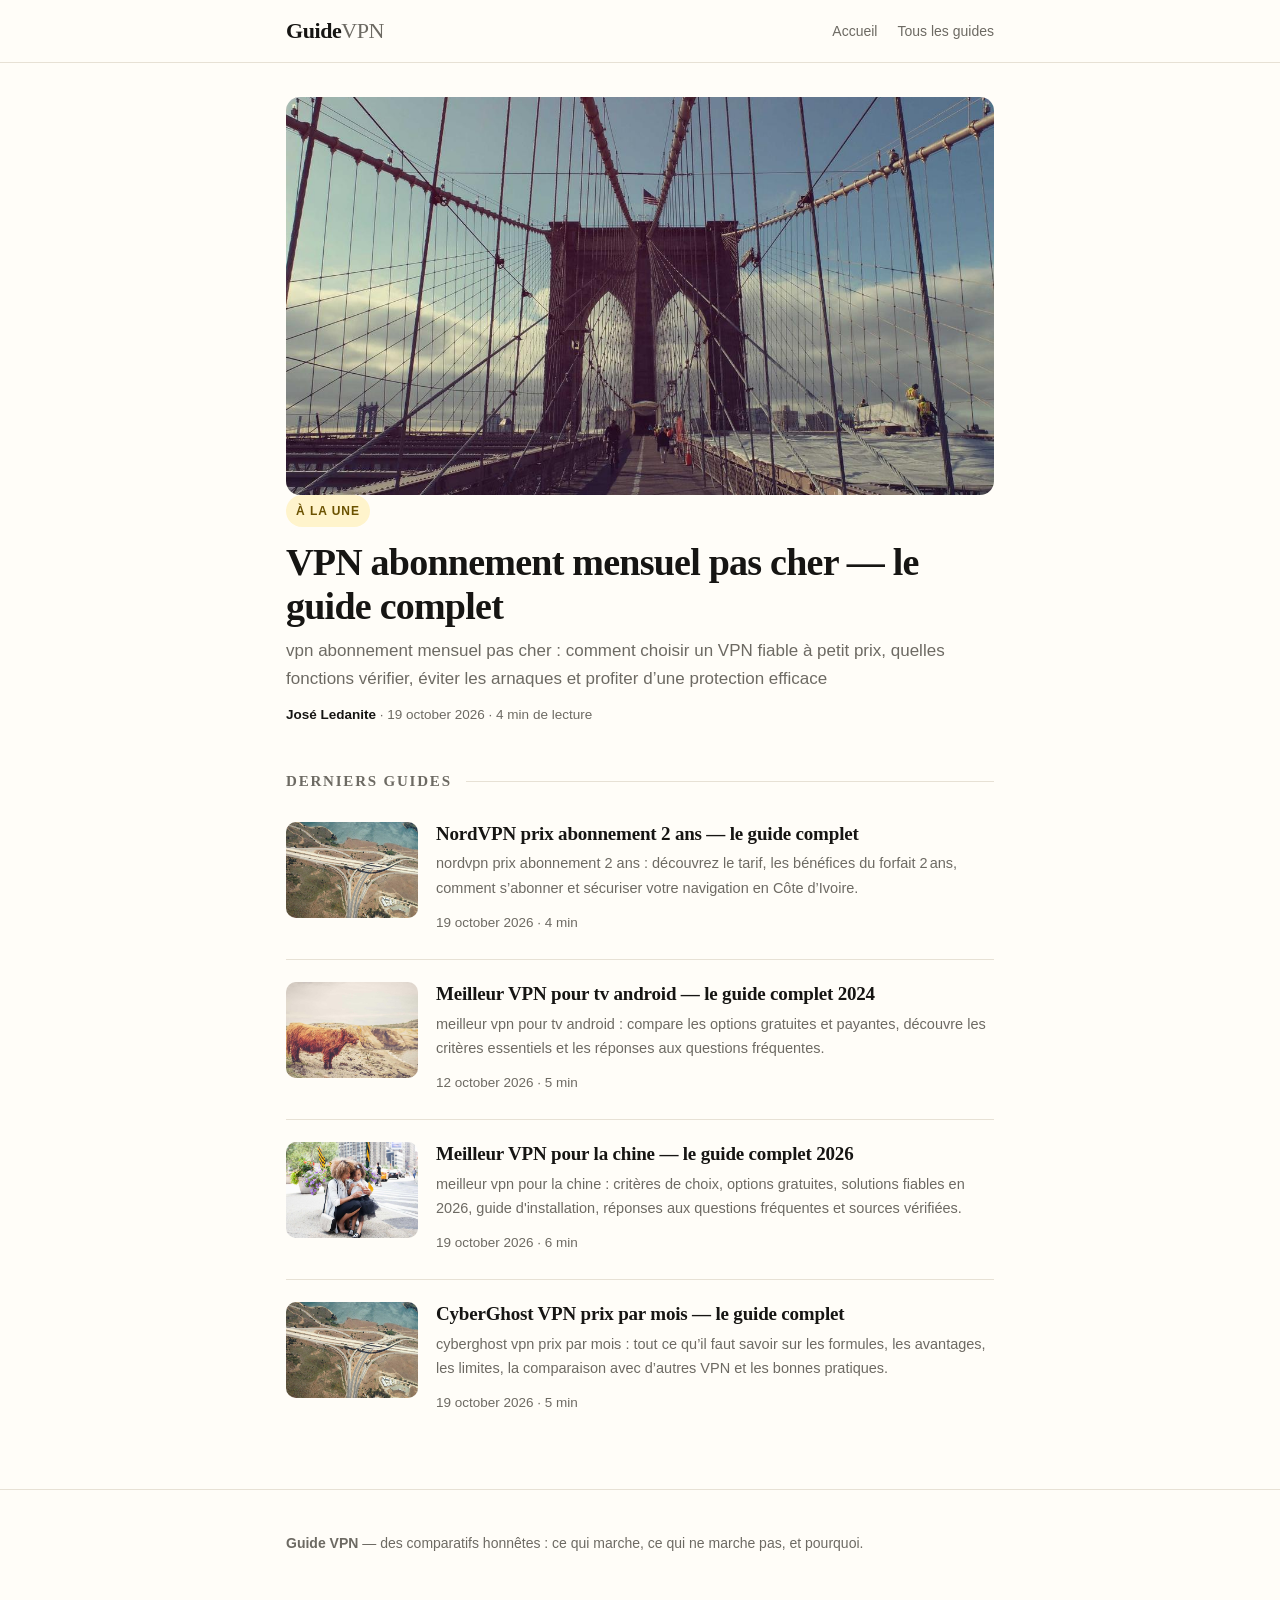
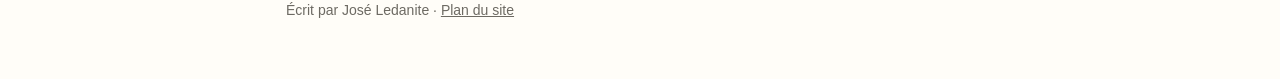
<file: publication-static/index.html>
<!doctype html><html lang="fr"><head><meta charset="utf-8">
<meta name="viewport" content="width=device-width,initial-scale=1">
<meta name="google-site-verification" content="_xgT2NROIIzNXS7Iw1Mv0V15aetbsBWr-EBJqHR9nus">
<title>Guide VPN — comparatifs et guides</title>
<meta name="description" content="Des guides VPN honnêtes pour Android, TV et streaming : ce qui marche, ce qui ne marche pas, et combien ça coûte vraiment.">
<link rel="manifest" href="/manifeste.json">
<meta name="theme-color" content="#fffdf8">
<meta name="mobile-web-app-capable" content="yes">
<link rel="apple-touch-icon" href="/icone-apple-180.png">
<link rel="icon" type="image/png" href="/icone-192.png">
<style>:root{
  --ink:#161513; --muted:#6d6a63; --line:#e7e1d5; --bg:#fffdf8; --card:#ffffff;
  --accent:#d9a900; --accent-soft:#fff4cc;
}
*{box-sizing:border-box}
html{-webkit-text-size-adjust:100%}
body{margin:0;background:var(--bg);color:var(--ink);
  font:17px/1.68 -apple-system,BlinkMacSystemFont,"Segoe UI",Roboto,"Helvetica Neue",Arial,sans-serif}
img{max-width:100%;display:block}
a{color:var(--ink)}
.wrap{max-width:748px;margin:0 auto;padding:0 20px}

/* ── en-tête ───────────────────────────────────────────── */
header.site{position:sticky;top:0;z-index:10;background:rgba(255,253,248,.92);
  backdrop-filter:blur(10px);border-bottom:1px solid var(--line)}
header.site .wrap{display:flex;align-items:center;justify-content:space-between;height:62px}
.marque{font-family:Georgia,"Times New Roman",serif;font-size:22px;font-weight:700;
  letter-spacing:-.02em;text-decoration:none}
.marque span{color:var(--muted);font-weight:400}
header.site nav a{color:var(--muted);text-decoration:none;font-size:14px;margin-left:20px}
header.site nav a:hover{color:var(--ink)}

/* ── une du blog ───────────────────────────────────────── */
.une{display:block;text-decoration:none;margin:34px 0 10px}
.une .visuel{position:relative;border-radius:14px;overflow:hidden;background:#efe9dc;aspect-ratio:16/9}
.une .visuel img{width:100%;height:100%;object-fit:cover}
.etiquette{display:inline-block;background:var(--accent-soft);color:#6b5200;font-size:12px;
  font-weight:700;letter-spacing:.08em;text-transform:uppercase;padding:6px 10px;border-radius:999px}
.une h2{font-family:Georgia,"Times New Roman",serif;font-size:clamp(26px,6vw,38px);line-height:1.15;
  letter-spacing:-.02em;margin:14px 0 8px}
.une p{color:var(--muted);margin:0 0 10px}
.meta{font-size:13.5px;color:var(--muted)}
.meta b{color:var(--ink);font-weight:600}

/* ── liste des articles ────────────────────────────────── */
.titre-section{display:flex;align-items:center;gap:14px;margin:42px 0 6px}
.titre-section h2{font-family:Georgia,serif;font-size:15px;letter-spacing:.12em;text-transform:uppercase;
  color:var(--muted);font-weight:700;margin:0;white-space:nowrap}
.titre-section i{flex:1;height:1px;background:var(--line)}
.liste{display:flex;flex-direction:column}
.carte{display:flex;gap:18px;padding:22px 0;border-bottom:1px solid var(--line);text-decoration:none}
.carte:last-child{border-bottom:0}
.carte .vignette{flex:0 0 132px;height:96px;border-radius:10px;overflow:hidden;background:#efe9dc}
.carte .vignette img{width:100%;height:100%;object-fit:cover}
.carte h3{font-family:Georgia,serif;font-size:19px;line-height:1.25;margin:0 0 6px;letter-spacing:-.01em}
.carte p{color:var(--muted);font-size:14.5px;margin:0 0 8px;display:-webkit-box;
  -webkit-line-clamp:2;-webkit-box-orient:vertical;overflow:hidden}
.carte:hover h3{text-decoration:underline;text-underline-offset:3px}

/* ── article ───────────────────────────────────────────── */
.fil{font-size:13px;color:var(--muted);margin:22px 0 0}
.fil a{color:var(--muted);text-decoration:none}
.article h1{font-family:Georgia,"Times New Roman",serif;font-size:clamp(29px,7vw,44px);
  line-height:1.12;letter-spacing:-.025em;margin:14px 0 12px}
.article .chapeau{font-size:19.5px;line-height:1.5;color:#3d3a35;margin:0 0 18px}
.article .entete-meta{display:flex;align-items:center;gap:10px;padding:14px 0;border-top:1px solid var(--line);
  border-bottom:1px solid var(--line);margin-bottom:26px}
.article .entete-meta img{width:34px;height:34px;border-radius:50%;object-fit:cover}
.article .entete-meta span{font-size:13.5px;color:var(--muted)}
.article .hero{border-radius:14px;overflow:hidden;margin:0 0 30px;background:#efe9dc}
.article .hero img{width:100%;height:auto}
.article h2{font-family:Georgia,serif;font-size:26px;line-height:1.25;letter-spacing:-.015em;margin:38px 0 12px}
.article h3{font-size:19px;margin:26px 0 8px}
.article p{margin:0 0 18px}
.article ul,.article ol{margin:0 0 20px;padding-left:22px}
.article li{margin:0 0 9px}
.article a.lien-affilie,.article a{color:#8a6b00;text-decoration:underline;text-underline-offset:2px}
.article .divulgation{background:#f6f2e6;border-left:3px solid var(--accent);padding:14px 16px;
  font-size:14px;color:#4a463d;border-radius:0 8px 8px 0;margin:0 0 24px}
.article blockquote{margin:26px 0;padding:4px 0 4px 20px;border-left:3px solid var(--line);
  font-family:Georgia,serif;font-size:20px;color:#3d3a35}
.article table{width:100%;border-collapse:collapse;margin:0 0 22px;font-size:15px}
.article th,.article td{text-align:left;padding:9px 10px;border-bottom:1px solid var(--line)}

/* ── encart auteur / partage ───────────────────────────── */
.encart{display:flex;gap:16px;align-items:flex-start;background:var(--card);border:1px solid var(--line);
  border-radius:14px;padding:20px;margin:40px 0 26px}
.encart img{width:56px;height:56px;border-radius:50%;object-fit:cover;flex:0 0 auto}
.encart b{display:block;font-size:15px}
.encart p{font-size:14.5px;color:var(--muted);margin:4px 0 0}
.partage{display:flex;align-items:center;gap:10px;flex-wrap:wrap;padding:18px 0;border-top:1px solid var(--line)}
.partage span{font-size:13px;color:var(--muted);margin-right:4px}
.partage a,.partage button{font-size:13.5px;text-decoration:none;color:var(--ink);border:1px solid var(--line);
  background:var(--card);padding:8px 13px;border-radius:999px;cursor:pointer;font-family:inherit}
.partage a:hover,.partage button:hover{border-color:var(--ink)}

/* ── pied ──────────────────────────────────────────────── */
footer.pied{margin-top:50px;border-top:1px solid var(--line);padding:28px 0 42px;
  font-size:14px;color:var(--muted)}
footer.pied .wrap{display:flex;justify-content:space-between;gap:16px;flex-wrap:wrap}
footer.pied a{color:var(--muted)}


/* ── couverture 3D du livre blanc ──────────────────────── */
.ebook{perspective:1100px;display:flex;justify-content:center;margin:14px 0 30px}
.ebook .livre{position:relative;width:212px;height:292px;padding:22px 18px 18px;
  transform:rotateY(-21deg) rotateX(4deg);transform-style:preserve-3d;
  background:linear-gradient(135deg,#0f2b46 0%,#1e5f8a 52%,#0b1f33 100%);
  color:#fff;border-radius:3px 8px 8px 3px;
  box-shadow:26px 24px 44px -18px rgba(10,25,40,.55), 0 2px 0 rgba(255,255,255,.15) inset;
  display:flex;flex-direction:column;justify-content:space-between}
.ebook .livre::before{content:"";position:absolute;left:0;top:0;bottom:0;width:15px;
  background:linear-gradient(90deg,rgba(0,0,0,.5),rgba(255,255,255,.14));border-radius:3px 0 0 3px}
.ebook .livre::after{content:"";position:absolute;right:-7px;top:4px;bottom:4px;width:7px;
  background:linear-gradient(90deg,#e8eef5,#c9d3de);transform:rotateY(90deg);transform-origin:left}
.ebook .haut small{font-size:10.5px;letter-spacing:.16em;text-transform:uppercase;opacity:.8}
.ebook .haut h3{font-family:Georgia,serif;font-size:24px;line-height:1.14;margin:10px 0 0;letter-spacing:-.02em}
.ebook .bas{font-size:11.5px;opacity:.85;border-top:1px solid rgba(255,255,255,.25);padding-top:9px}
.ebook .badge-3d{position:absolute;top:10px;right:10px}

/* ── formulaire de capture ─────────────────────────────── */
.capture{display:flex;gap:10px;flex-wrap:wrap;margin:6px 0 10px}
.capture input[type=email]{flex:1 1 220px;padding:13px 15px;border:1px solid var(--line);
  border-radius:10px;font:inherit;background:#fff}
.capture input[type=email]:focus{outline:2px solid var(--accent);outline-offset:1px}
.capture button{flex:0 0 auto;padding:13px 20px;border:0;border-radius:10px;cursor:pointer;
  background:var(--ink);color:#fff;font:inherit;font-weight:600}
.capture button:hover{background:#000}
.capture-note{font-size:12.5px;color:var(--muted);margin:0 0 22px}

@media (max-width:520px){
  .carte{gap:14px}
  .carte .vignette{flex-basis:96px;height:80px}
  .carte h3{font-size:17px}
  .carte p{display:none}
}
</style></head><body>
<header class="site"><div class="wrap">
<a class="marque" href="/">Guide<span>VPN</span></a>
<nav><a href="/">Accueil</a><a href="/guides/">Tous les guides</a></nav>
</div></header>
<main class="wrap"><a class="une" href="/guides/vpn-abonnement-mensuel-pas-cher-le-guide-complet"><div class="visuel"><img src="/img/p3.jpg" alt="Vpn abonnement mensuel pas cher — le guide complet" loading="eager" width="1200" height="675"></div><span class="etiquette">À la une</span><h2>VPN abonnement mensuel pas cher — le guide complet</h2><p>vpn abonnement mensuel pas cher : comment choisir un VPN fiable à petit prix, quelles fonctions vérifier, éviter les arnaques et profiter d’une protection efficace</p><p class="meta"><b>José Ledanite</b> · 19 october 2026 · 4 min de lecture</p></a><div class="titre-section"><h2>Derniers guides</h2><i></i></div><div class="liste"><a class="carte" href="/guides/nordvpn-prix-abonnement-2-ans-le-guide-complet/"><div class="vignette"><img src="/img/p6.jpg" alt="" loading="lazy" width="264" height="192"></div><div><h3>NordVPN prix abonnement 2 ans — le guide complet</h3><p>nordvpn prix abonnement 2 ans : découvrez le tarif, les bénéfices du forfait 2 ans, comment s’abonner et sécuriser votre navigation en Côte d’Ivoire.</p><span class="meta">19 october 2026 · 4 min</span></div></a><a class="carte" href="/guides/meilleur-vpn-pour-tv-android-le-guide-complet-2024/"><div class="vignette"><img src="/img/p7.jpg" alt="" loading="lazy" width="264" height="192"></div><div><h3>Meilleur VPN pour tv android — le guide complet 2024</h3><p>meilleur vpn pour tv android : compare les options gratuites et payantes, découvre les critères essentiels et les réponses aux questions fréquentes.</p><span class="meta">12 october 2026 · 5 min</span></div></a><a class="carte" href="/guides/meilleur-vpn-pour-la-chine-le-guide-complet-2026/"><div class="vignette"><img src="/img/p1.jpg" alt="" loading="lazy" width="264" height="192"></div><div><h3>Meilleur VPN pour la chine — le guide complet 2026</h3><p>meilleur vpn pour la chine : critères de choix, options gratuites, solutions fiables en 2026, guide d&#x27;installation, réponses aux questions fréquentes et sources vérifiées.</p><span class="meta">19 october 2026 · 6 min</span></div></a><a class="carte" href="/guides/cyberghost-vpn-prix-par-mois-le-guide-complet/"><div class="vignette"><img src="/img/p6.jpg" alt="" loading="lazy" width="264" height="192"></div><div><h3>CyberGhost VPN prix par mois — le guide complet</h3><p>cyberghost vpn prix par mois : tout ce qu’il faut savoir sur les formules, les avantages, les limites, la comparaison avec d’autres VPN et les bonnes pratiques.</p><span class="meta">19 october 2026 · 5 min</span></div></a></div></main>
<footer class="pied"><div class="wrap">
<p><b>Guide VPN</b> — des comparatifs honnêtes : ce qui marche, ce qui ne marche pas, et pourquoi.</p>
<p>Écrit par José Ledanite · <a href="/sitemap.xml">Plan du site</a></p>
</div></footer>

<script data-goatcounter="https://guide-vpn.goatcounter.com/count" async src="//gc.zgo.at/count.js"></script>
</body></html>
</file>
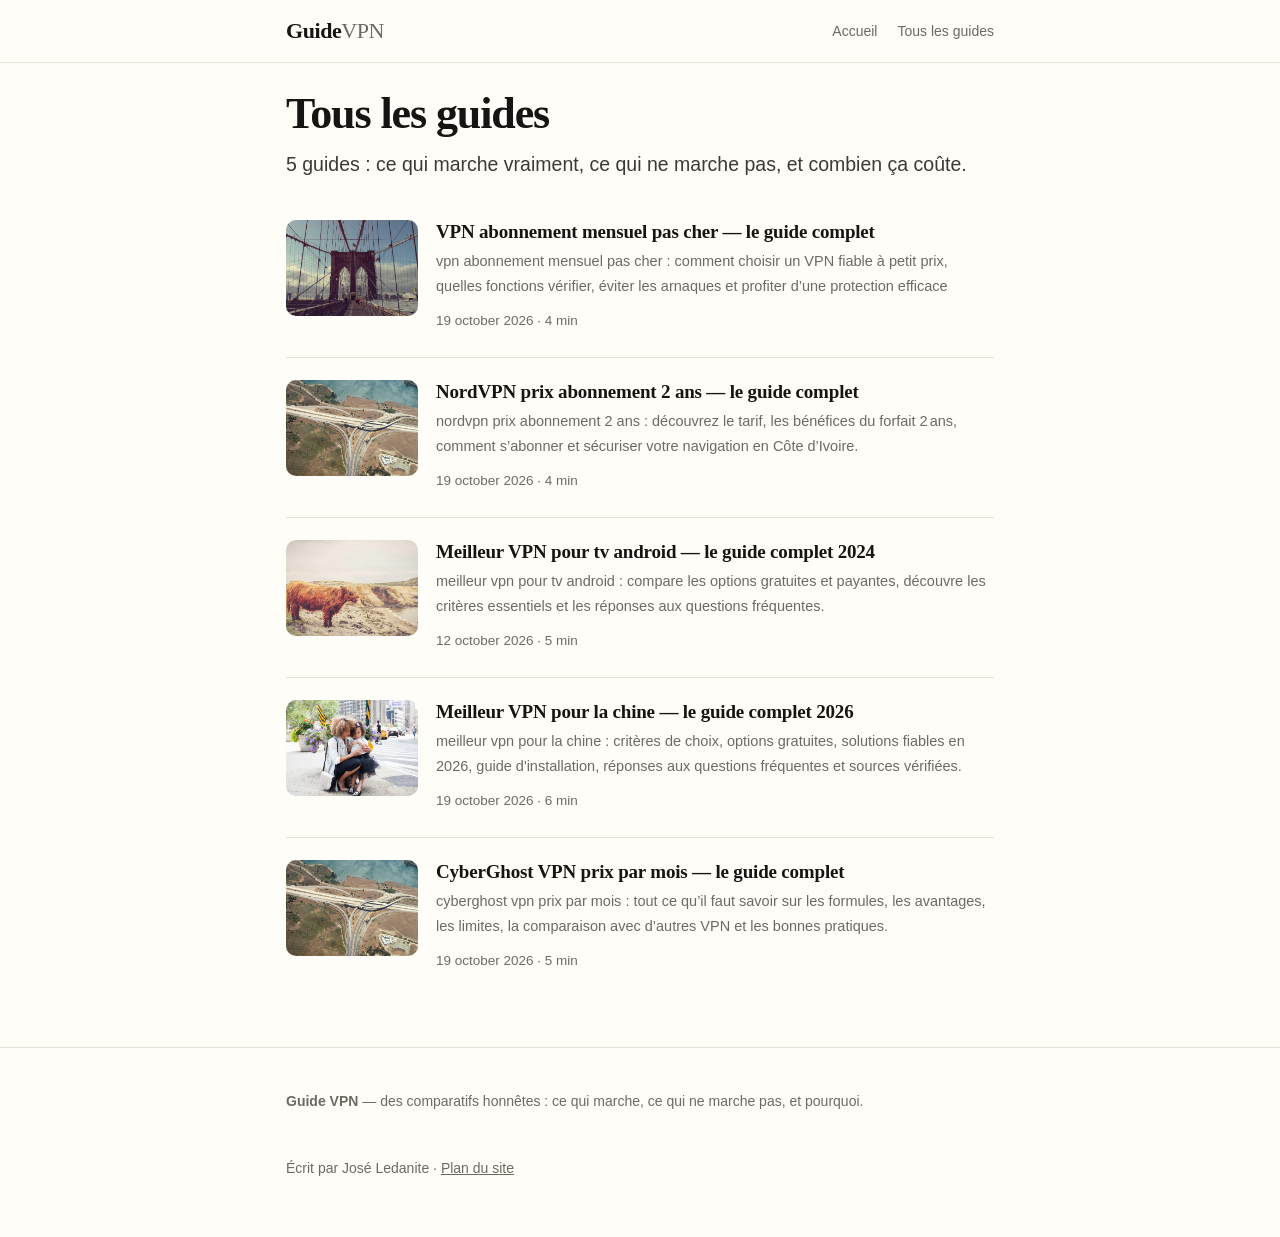
<file: publication-static/guides/index.html>
<!doctype html><html lang="fr"><head><meta charset="utf-8">
<meta name="viewport" content="width=device-width,initial-scale=1">
<meta name="google-site-verification" content="_xgT2NROIIzNXS7Iw1Mv0V15aetbsBWr-EBJqHR9nus">
<title>Tous les guides VPN — Guide VPN</title>
<meta name="description" content="La liste complète des guides VPN : installation, streaming, sport en ligne, prix réels et pièges à éviter.">
<link rel="manifest" href="/manifeste.json">
<meta name="theme-color" content="#fffdf8">
<meta name="mobile-web-app-capable" content="yes">
<link rel="apple-touch-icon" href="/icone-apple-180.png">
<link rel="icon" type="image/png" href="/icone-192.png">
<style>:root{
  --ink:#161513; --muted:#6d6a63; --line:#e7e1d5; --bg:#fffdf8; --card:#ffffff;
  --accent:#d9a900; --accent-soft:#fff4cc;
}
*{box-sizing:border-box}
html{-webkit-text-size-adjust:100%}
body{margin:0;background:var(--bg);color:var(--ink);
  font:17px/1.68 -apple-system,BlinkMacSystemFont,"Segoe UI",Roboto,"Helvetica Neue",Arial,sans-serif}
img{max-width:100%;display:block}
a{color:var(--ink)}
.wrap{max-width:748px;margin:0 auto;padding:0 20px}

/* ── en-tête ───────────────────────────────────────────── */
header.site{position:sticky;top:0;z-index:10;background:rgba(255,253,248,.92);
  backdrop-filter:blur(10px);border-bottom:1px solid var(--line)}
header.site .wrap{display:flex;align-items:center;justify-content:space-between;height:62px}
.marque{font-family:Georgia,"Times New Roman",serif;font-size:22px;font-weight:700;
  letter-spacing:-.02em;text-decoration:none}
.marque span{color:var(--muted);font-weight:400}
header.site nav a{color:var(--muted);text-decoration:none;font-size:14px;margin-left:20px}
header.site nav a:hover{color:var(--ink)}

/* ── une du blog ───────────────────────────────────────── */
.une{display:block;text-decoration:none;margin:34px 0 10px}
.une .visuel{position:relative;border-radius:14px;overflow:hidden;background:#efe9dc;aspect-ratio:16/9}
.une .visuel img{width:100%;height:100%;object-fit:cover}
.etiquette{display:inline-block;background:var(--accent-soft);color:#6b5200;font-size:12px;
  font-weight:700;letter-spacing:.08em;text-transform:uppercase;padding:6px 10px;border-radius:999px}
.une h2{font-family:Georgia,"Times New Roman",serif;font-size:clamp(26px,6vw,38px);line-height:1.15;
  letter-spacing:-.02em;margin:14px 0 8px}
.une p{color:var(--muted);margin:0 0 10px}
.meta{font-size:13.5px;color:var(--muted)}
.meta b{color:var(--ink);font-weight:600}

/* ── liste des articles ────────────────────────────────── */
.titre-section{display:flex;align-items:center;gap:14px;margin:42px 0 6px}
.titre-section h2{font-family:Georgia,serif;font-size:15px;letter-spacing:.12em;text-transform:uppercase;
  color:var(--muted);font-weight:700;margin:0;white-space:nowrap}
.titre-section i{flex:1;height:1px;background:var(--line)}
.liste{display:flex;flex-direction:column}
.carte{display:flex;gap:18px;padding:22px 0;border-bottom:1px solid var(--line);text-decoration:none}
.carte:last-child{border-bottom:0}
.carte .vignette{flex:0 0 132px;height:96px;border-radius:10px;overflow:hidden;background:#efe9dc}
.carte .vignette img{width:100%;height:100%;object-fit:cover}
.carte h3{font-family:Georgia,serif;font-size:19px;line-height:1.25;margin:0 0 6px;letter-spacing:-.01em}
.carte p{color:var(--muted);font-size:14.5px;margin:0 0 8px;display:-webkit-box;
  -webkit-line-clamp:2;-webkit-box-orient:vertical;overflow:hidden}
.carte:hover h3{text-decoration:underline;text-underline-offset:3px}

/* ── article ───────────────────────────────────────────── */
.fil{font-size:13px;color:var(--muted);margin:22px 0 0}
.fil a{color:var(--muted);text-decoration:none}
.article h1{font-family:Georgia,"Times New Roman",serif;font-size:clamp(29px,7vw,44px);
  line-height:1.12;letter-spacing:-.025em;margin:14px 0 12px}
.article .chapeau{font-size:19.5px;line-height:1.5;color:#3d3a35;margin:0 0 18px}
.article .entete-meta{display:flex;align-items:center;gap:10px;padding:14px 0;border-top:1px solid var(--line);
  border-bottom:1px solid var(--line);margin-bottom:26px}
.article .entete-meta img{width:34px;height:34px;border-radius:50%;object-fit:cover}
.article .entete-meta span{font-size:13.5px;color:var(--muted)}
.article .hero{border-radius:14px;overflow:hidden;margin:0 0 30px;background:#efe9dc}
.article .hero img{width:100%;height:auto}
.article h2{font-family:Georgia,serif;font-size:26px;line-height:1.25;letter-spacing:-.015em;margin:38px 0 12px}
.article h3{font-size:19px;margin:26px 0 8px}
.article p{margin:0 0 18px}
.article ul,.article ol{margin:0 0 20px;padding-left:22px}
.article li{margin:0 0 9px}
.article a.lien-affilie,.article a{color:#8a6b00;text-decoration:underline;text-underline-offset:2px}
.article .divulgation{background:#f6f2e6;border-left:3px solid var(--accent);padding:14px 16px;
  font-size:14px;color:#4a463d;border-radius:0 8px 8px 0;margin:0 0 24px}
.article blockquote{margin:26px 0;padding:4px 0 4px 20px;border-left:3px solid var(--line);
  font-family:Georgia,serif;font-size:20px;color:#3d3a35}
.article table{width:100%;border-collapse:collapse;margin:0 0 22px;font-size:15px}
.article th,.article td{text-align:left;padding:9px 10px;border-bottom:1px solid var(--line)}

/* ── encart auteur / partage ───────────────────────────── */
.encart{display:flex;gap:16px;align-items:flex-start;background:var(--card);border:1px solid var(--line);
  border-radius:14px;padding:20px;margin:40px 0 26px}
.encart img{width:56px;height:56px;border-radius:50%;object-fit:cover;flex:0 0 auto}
.encart b{display:block;font-size:15px}
.encart p{font-size:14.5px;color:var(--muted);margin:4px 0 0}
.partage{display:flex;align-items:center;gap:10px;flex-wrap:wrap;padding:18px 0;border-top:1px solid var(--line)}
.partage span{font-size:13px;color:var(--muted);margin-right:4px}
.partage a,.partage button{font-size:13.5px;text-decoration:none;color:var(--ink);border:1px solid var(--line);
  background:var(--card);padding:8px 13px;border-radius:999px;cursor:pointer;font-family:inherit}
.partage a:hover,.partage button:hover{border-color:var(--ink)}

/* ── pied ──────────────────────────────────────────────── */
footer.pied{margin-top:50px;border-top:1px solid var(--line);padding:28px 0 42px;
  font-size:14px;color:var(--muted)}
footer.pied .wrap{display:flex;justify-content:space-between;gap:16px;flex-wrap:wrap}
footer.pied a{color:var(--muted)}


/* ── couverture 3D du livre blanc ──────────────────────── */
.ebook{perspective:1100px;display:flex;justify-content:center;margin:14px 0 30px}
.ebook .livre{position:relative;width:212px;height:292px;padding:22px 18px 18px;
  transform:rotateY(-21deg) rotateX(4deg);transform-style:preserve-3d;
  background:linear-gradient(135deg,#0f2b46 0%,#1e5f8a 52%,#0b1f33 100%);
  color:#fff;border-radius:3px 8px 8px 3px;
  box-shadow:26px 24px 44px -18px rgba(10,25,40,.55), 0 2px 0 rgba(255,255,255,.15) inset;
  display:flex;flex-direction:column;justify-content:space-between}
.ebook .livre::before{content:"";position:absolute;left:0;top:0;bottom:0;width:15px;
  background:linear-gradient(90deg,rgba(0,0,0,.5),rgba(255,255,255,.14));border-radius:3px 0 0 3px}
.ebook .livre::after{content:"";position:absolute;right:-7px;top:4px;bottom:4px;width:7px;
  background:linear-gradient(90deg,#e8eef5,#c9d3de);transform:rotateY(90deg);transform-origin:left}
.ebook .haut small{font-size:10.5px;letter-spacing:.16em;text-transform:uppercase;opacity:.8}
.ebook .haut h3{font-family:Georgia,serif;font-size:24px;line-height:1.14;margin:10px 0 0;letter-spacing:-.02em}
.ebook .bas{font-size:11.5px;opacity:.85;border-top:1px solid rgba(255,255,255,.25);padding-top:9px}
.ebook .badge-3d{position:absolute;top:10px;right:10px}

/* ── formulaire de capture ─────────────────────────────── */
.capture{display:flex;gap:10px;flex-wrap:wrap;margin:6px 0 10px}
.capture input[type=email]{flex:1 1 220px;padding:13px 15px;border:1px solid var(--line);
  border-radius:10px;font:inherit;background:#fff}
.capture input[type=email]:focus{outline:2px solid var(--accent);outline-offset:1px}
.capture button{flex:0 0 auto;padding:13px 20px;border:0;border-radius:10px;cursor:pointer;
  background:var(--ink);color:#fff;font:inherit;font-weight:600}
.capture button:hover{background:#000}
.capture-note{font-size:12.5px;color:var(--muted);margin:0 0 22px}

@media (max-width:520px){
  .carte{gap:14px}
  .carte .vignette{flex-basis:96px;height:80px}
  .carte h3{font-size:17px}
  .carte p{display:none}
}
</style></head><body>
<header class="site"><div class="wrap">
<a class="marque" href="/">Guide<span>VPN</span></a>
<nav><a href="/">Accueil</a><a href="/guides/">Tous les guides</a></nav>
</div></header>
<main class="wrap"><div class="article" style="margin-top:26px"><h1>Tous les guides</h1><p class="chapeau">5 guides : ce qui marche vraiment, ce qui ne marche pas, et combien ça coûte.</p></div><div class="liste"><a class="carte" href="/guides/vpn-abonnement-mensuel-pas-cher-le-guide-complet/"><div class="vignette"><img src="/img/p3.jpg" alt="" loading="lazy" width="264" height="192"></div><div><h3>VPN abonnement mensuel pas cher — le guide complet</h3><p>vpn abonnement mensuel pas cher : comment choisir un VPN fiable à petit prix, quelles fonctions vérifier, éviter les arnaques et profiter d’une protection efficace</p><span class="meta">19 october 2026 · 4 min</span></div></a><a class="carte" href="/guides/nordvpn-prix-abonnement-2-ans-le-guide-complet/"><div class="vignette"><img src="/img/p6.jpg" alt="" loading="lazy" width="264" height="192"></div><div><h3>NordVPN prix abonnement 2 ans — le guide complet</h3><p>nordvpn prix abonnement 2 ans : découvrez le tarif, les bénéfices du forfait 2 ans, comment s’abonner et sécuriser votre navigation en Côte d’Ivoire.</p><span class="meta">19 october 2026 · 4 min</span></div></a><a class="carte" href="/guides/meilleur-vpn-pour-tv-android-le-guide-complet-2024/"><div class="vignette"><img src="/img/p7.jpg" alt="" loading="lazy" width="264" height="192"></div><div><h3>Meilleur VPN pour tv android — le guide complet 2024</h3><p>meilleur vpn pour tv android : compare les options gratuites et payantes, découvre les critères essentiels et les réponses aux questions fréquentes.</p><span class="meta">12 october 2026 · 5 min</span></div></a><a class="carte" href="/guides/meilleur-vpn-pour-la-chine-le-guide-complet-2026/"><div class="vignette"><img src="/img/p1.jpg" alt="" loading="lazy" width="264" height="192"></div><div><h3>Meilleur VPN pour la chine — le guide complet 2026</h3><p>meilleur vpn pour la chine : critères de choix, options gratuites, solutions fiables en 2026, guide d&#x27;installation, réponses aux questions fréquentes et sources vérifiées.</p><span class="meta">19 october 2026 · 6 min</span></div></a><a class="carte" href="/guides/cyberghost-vpn-prix-par-mois-le-guide-complet/"><div class="vignette"><img src="/img/p6.jpg" alt="" loading="lazy" width="264" height="192"></div><div><h3>CyberGhost VPN prix par mois — le guide complet</h3><p>cyberghost vpn prix par mois : tout ce qu’il faut savoir sur les formules, les avantages, les limites, la comparaison avec d’autres VPN et les bonnes pratiques.</p><span class="meta">19 october 2026 · 5 min</span></div></a></div></main>
<footer class="pied"><div class="wrap">
<p><b>Guide VPN</b> — des comparatifs honnêtes : ce qui marche, ce qui ne marche pas, et pourquoi.</p>
<p>Écrit par José Ledanite · <a href="/sitemap.xml">Plan du site</a></p>
</div></footer>

<script data-goatcounter="https://guide-vpn.goatcounter.com/count" async src="//gc.zgo.at/count.js"></script>
</body></html>
</file>
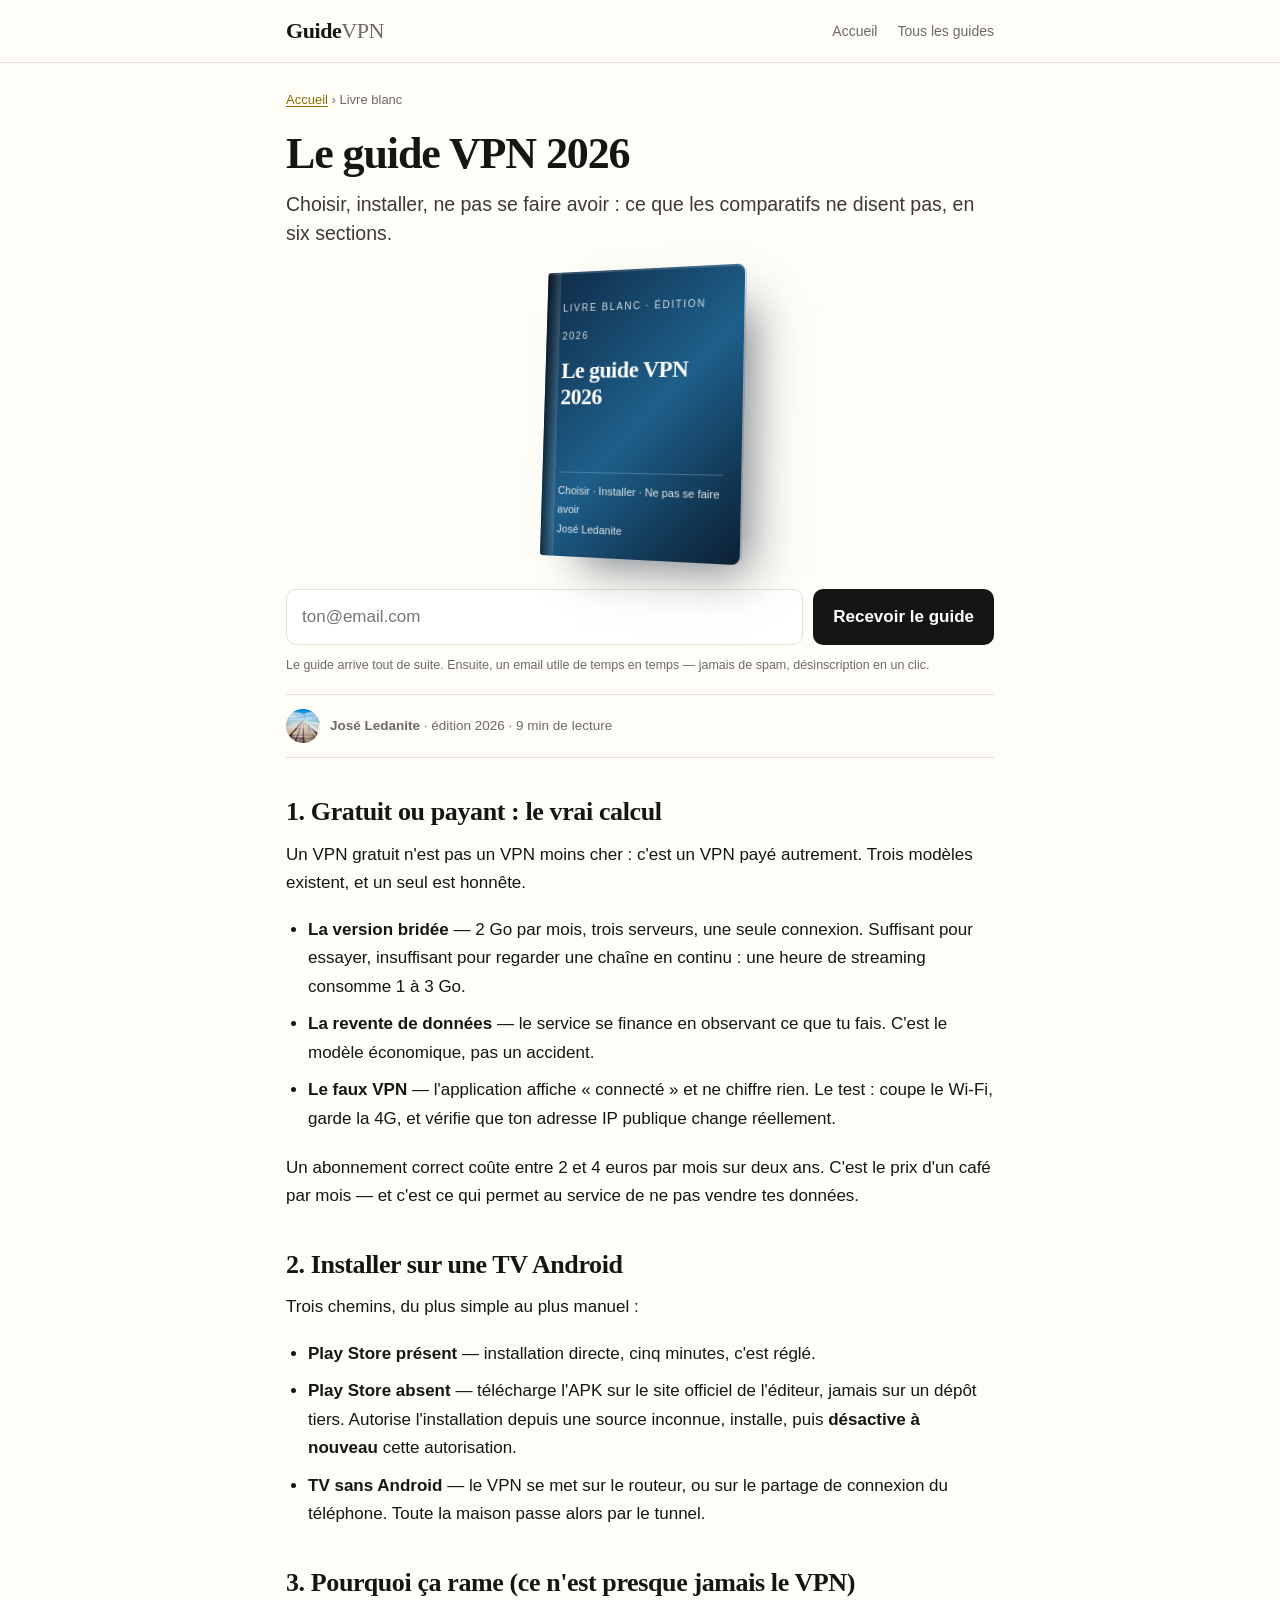
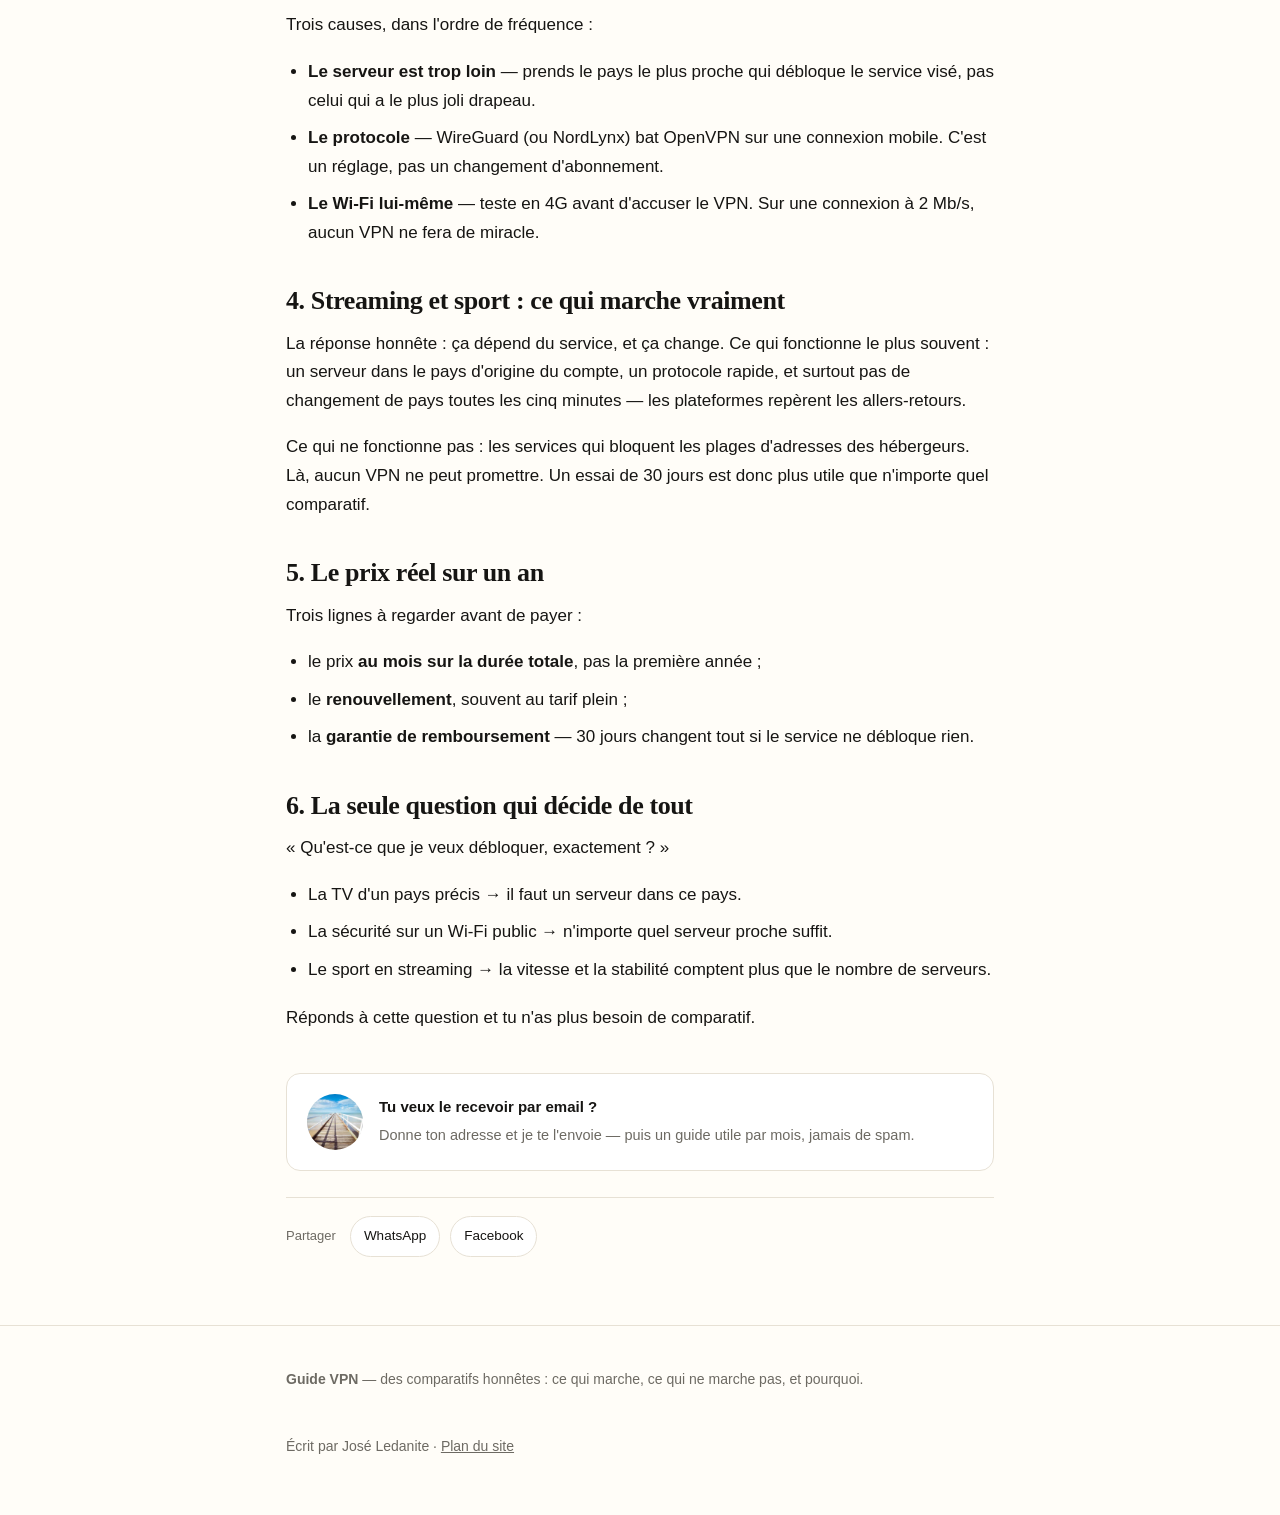
<file: publication-static/livre-blanc/index.html>
<!doctype html><html lang="fr"><head><meta charset="utf-8">
<meta name="viewport" content="width=device-width,initial-scale=1">
<meta name="google-site-verification" content="_xgT2NROIIzNXS7Iw1Mv0V15aetbsBWr-EBJqHR9nus">
<title>Le guide VPN 2026 — livre blanc gratuit</title>
<meta name="description" content="Gratuit ou payant, installation sur TV Android, vitesse, streaming, prix réel : le guide complet en six sections, par José Ledanite.">
<link rel="manifest" href="/manifeste.json">
<meta name="theme-color" content="#fffdf8">
<meta name="mobile-web-app-capable" content="yes">
<link rel="apple-touch-icon" href="/icone-apple-180.png">
<link rel="icon" type="image/png" href="/icone-192.png">
<style>:root{
  --ink:#161513; --muted:#6d6a63; --line:#e7e1d5; --bg:#fffdf8; --card:#ffffff;
  --accent:#d9a900; --accent-soft:#fff4cc;
}
*{box-sizing:border-box}
html{-webkit-text-size-adjust:100%}
body{margin:0;background:var(--bg);color:var(--ink);
  font:17px/1.68 -apple-system,BlinkMacSystemFont,"Segoe UI",Roboto,"Helvetica Neue",Arial,sans-serif}
img{max-width:100%;display:block}
a{color:var(--ink)}
.wrap{max-width:748px;margin:0 auto;padding:0 20px}

/* ── en-tête ───────────────────────────────────────────── */
header.site{position:sticky;top:0;z-index:10;background:rgba(255,253,248,.92);
  backdrop-filter:blur(10px);border-bottom:1px solid var(--line)}
header.site .wrap{display:flex;align-items:center;justify-content:space-between;height:62px}
.marque{font-family:Georgia,"Times New Roman",serif;font-size:22px;font-weight:700;
  letter-spacing:-.02em;text-decoration:none}
.marque span{color:var(--muted);font-weight:400}
header.site nav a{color:var(--muted);text-decoration:none;font-size:14px;margin-left:20px}
header.site nav a:hover{color:var(--ink)}

/* ── une du blog ───────────────────────────────────────── */
.une{display:block;text-decoration:none;margin:34px 0 10px}
.une .visuel{position:relative;border-radius:14px;overflow:hidden;background:#efe9dc;aspect-ratio:16/9}
.une .visuel img{width:100%;height:100%;object-fit:cover}
.etiquette{display:inline-block;background:var(--accent-soft);color:#6b5200;font-size:12px;
  font-weight:700;letter-spacing:.08em;text-transform:uppercase;padding:6px 10px;border-radius:999px}
.une h2{font-family:Georgia,"Times New Roman",serif;font-size:clamp(26px,6vw,38px);line-height:1.15;
  letter-spacing:-.02em;margin:14px 0 8px}
.une p{color:var(--muted);margin:0 0 10px}
.meta{font-size:13.5px;color:var(--muted)}
.meta b{color:var(--ink);font-weight:600}

/* ── liste des articles ────────────────────────────────── */
.titre-section{display:flex;align-items:center;gap:14px;margin:42px 0 6px}
.titre-section h2{font-family:Georgia,serif;font-size:15px;letter-spacing:.12em;text-transform:uppercase;
  color:var(--muted);font-weight:700;margin:0;white-space:nowrap}
.titre-section i{flex:1;height:1px;background:var(--line)}
.liste{display:flex;flex-direction:column}
.carte{display:flex;gap:18px;padding:22px 0;border-bottom:1px solid var(--line);text-decoration:none}
.carte:last-child{border-bottom:0}
.carte .vignette{flex:0 0 132px;height:96px;border-radius:10px;overflow:hidden;background:#efe9dc}
.carte .vignette img{width:100%;height:100%;object-fit:cover}
.carte h3{font-family:Georgia,serif;font-size:19px;line-height:1.25;margin:0 0 6px;letter-spacing:-.01em}
.carte p{color:var(--muted);font-size:14.5px;margin:0 0 8px;display:-webkit-box;
  -webkit-line-clamp:2;-webkit-box-orient:vertical;overflow:hidden}
.carte:hover h3{text-decoration:underline;text-underline-offset:3px}

/* ── article ───────────────────────────────────────────── */
.fil{font-size:13px;color:var(--muted);margin:22px 0 0}
.fil a{color:var(--muted);text-decoration:none}
.article h1{font-family:Georgia,"Times New Roman",serif;font-size:clamp(29px,7vw,44px);
  line-height:1.12;letter-spacing:-.025em;margin:14px 0 12px}
.article .chapeau{font-size:19.5px;line-height:1.5;color:#3d3a35;margin:0 0 18px}
.article .entete-meta{display:flex;align-items:center;gap:10px;padding:14px 0;border-top:1px solid var(--line);
  border-bottom:1px solid var(--line);margin-bottom:26px}
.article .entete-meta img{width:34px;height:34px;border-radius:50%;object-fit:cover}
.article .entete-meta span{font-size:13.5px;color:var(--muted)}
.article .hero{border-radius:14px;overflow:hidden;margin:0 0 30px;background:#efe9dc}
.article .hero img{width:100%;height:auto}
.article h2{font-family:Georgia,serif;font-size:26px;line-height:1.25;letter-spacing:-.015em;margin:38px 0 12px}
.article h3{font-size:19px;margin:26px 0 8px}
.article p{margin:0 0 18px}
.article ul,.article ol{margin:0 0 20px;padding-left:22px}
.article li{margin:0 0 9px}
.article a.lien-affilie,.article a{color:#8a6b00;text-decoration:underline;text-underline-offset:2px}
.article .divulgation{background:#f6f2e6;border-left:3px solid var(--accent);padding:14px 16px;
  font-size:14px;color:#4a463d;border-radius:0 8px 8px 0;margin:0 0 24px}
.article blockquote{margin:26px 0;padding:4px 0 4px 20px;border-left:3px solid var(--line);
  font-family:Georgia,serif;font-size:20px;color:#3d3a35}
.article table{width:100%;border-collapse:collapse;margin:0 0 22px;font-size:15px}
.article th,.article td{text-align:left;padding:9px 10px;border-bottom:1px solid var(--line)}

/* ── encart auteur / partage ───────────────────────────── */
.encart{display:flex;gap:16px;align-items:flex-start;background:var(--card);border:1px solid var(--line);
  border-radius:14px;padding:20px;margin:40px 0 26px}
.encart img{width:56px;height:56px;border-radius:50%;object-fit:cover;flex:0 0 auto}
.encart b{display:block;font-size:15px}
.encart p{font-size:14.5px;color:var(--muted);margin:4px 0 0}
.partage{display:flex;align-items:center;gap:10px;flex-wrap:wrap;padding:18px 0;border-top:1px solid var(--line)}
.partage span{font-size:13px;color:var(--muted);margin-right:4px}
.partage a,.partage button{font-size:13.5px;text-decoration:none;color:var(--ink);border:1px solid var(--line);
  background:var(--card);padding:8px 13px;border-radius:999px;cursor:pointer;font-family:inherit}
.partage a:hover,.partage button:hover{border-color:var(--ink)}

/* ── pied ──────────────────────────────────────────────── */
footer.pied{margin-top:50px;border-top:1px solid var(--line);padding:28px 0 42px;
  font-size:14px;color:var(--muted)}
footer.pied .wrap{display:flex;justify-content:space-between;gap:16px;flex-wrap:wrap}
footer.pied a{color:var(--muted)}


/* ── couverture 3D du livre blanc ──────────────────────── */
.ebook{perspective:1100px;display:flex;justify-content:center;margin:14px 0 30px}
.ebook .livre{position:relative;width:212px;height:292px;padding:22px 18px 18px;
  transform:rotateY(-21deg) rotateX(4deg);transform-style:preserve-3d;
  background:linear-gradient(135deg,#0f2b46 0%,#1e5f8a 52%,#0b1f33 100%);
  color:#fff;border-radius:3px 8px 8px 3px;
  box-shadow:26px 24px 44px -18px rgba(10,25,40,.55), 0 2px 0 rgba(255,255,255,.15) inset;
  display:flex;flex-direction:column;justify-content:space-between}
.ebook .livre::before{content:"";position:absolute;left:0;top:0;bottom:0;width:15px;
  background:linear-gradient(90deg,rgba(0,0,0,.5),rgba(255,255,255,.14));border-radius:3px 0 0 3px}
.ebook .livre::after{content:"";position:absolute;right:-7px;top:4px;bottom:4px;width:7px;
  background:linear-gradient(90deg,#e8eef5,#c9d3de);transform:rotateY(90deg);transform-origin:left}
.ebook .haut small{font-size:10.5px;letter-spacing:.16em;text-transform:uppercase;opacity:.8}
.ebook .haut h3{font-family:Georgia,serif;font-size:24px;line-height:1.14;margin:10px 0 0;letter-spacing:-.02em}
.ebook .bas{font-size:11.5px;opacity:.85;border-top:1px solid rgba(255,255,255,.25);padding-top:9px}
.ebook .badge-3d{position:absolute;top:10px;right:10px}

/* ── formulaire de capture ─────────────────────────────── */
.capture{display:flex;gap:10px;flex-wrap:wrap;margin:6px 0 10px}
.capture input[type=email]{flex:1 1 220px;padding:13px 15px;border:1px solid var(--line);
  border-radius:10px;font:inherit;background:#fff}
.capture input[type=email]:focus{outline:2px solid var(--accent);outline-offset:1px}
.capture button{flex:0 0 auto;padding:13px 20px;border:0;border-radius:10px;cursor:pointer;
  background:var(--ink);color:#fff;font:inherit;font-weight:600}
.capture button:hover{background:#000}
.capture-note{font-size:12.5px;color:var(--muted);margin:0 0 22px}

@media (max-width:520px){
  .carte{gap:14px}
  .carte .vignette{flex-basis:96px;height:80px}
  .carte h3{font-size:17px}
  .carte p{display:none}
}
</style></head><body>
<header class="site"><div class="wrap">
<a class="marque" href="/">Guide<span>VPN</span></a>
<nav><a href="/">Accueil</a><a href="/guides/">Tous les guides</a></nav>
</div></header>
<main class="wrap"><div class="article" style="margin-top:26px"><p class="fil"><a href="/">Accueil</a> › Livre blanc</p><h1>Le guide VPN 2026</h1><p class="chapeau">Choisir, installer, ne pas se faire avoir : ce que les comparatifs ne disent pas, en six sections.</p>
<div class="ebook"><div class="livre">
  <div class="haut"><small>Livre blanc · édition 2026</small>
    <h3>Le guide VPN 2026</h3></div>
  <div class="bas">Choisir · Installer · Ne pas se faire avoir<br>José Ledanite</div>
</div></div>

<form class="capture" action="https://formsubmit.co/chrismotivation21@gmail.com" method="POST">
  <input type="hidden" name="_subject" value="Nouvelle inscription — Guide VPN">
  <input type="hidden" name="_captcha" value="false">
  <input type="hidden" name="_template" value="table">
  <input type="hidden" name="_next" value="https://jos626.github.io/livre-blanc/merci/">
  <input type="email" name="email" required placeholder="ton@email.com" aria-label="Ton adresse email">
  <button type="submit">Recevoir le guide</button>
</form>
<p class="capture-note">Le guide arrive tout de suite. Ensuite, un email utile de temps en temps —
jamais de spam, désinscription en un clic.</p>
<div class="entete-meta"><img src="/img/auteur.jpg" alt="José Ledanite" width="34" height="34"><span><b>José Ledanite</b> · édition 2026 · 9 min de lecture</span></div>
<h2>1. Gratuit ou payant : le vrai calcul</h2>
<p>Un VPN gratuit n'est pas un VPN moins cher : c'est un VPN payé autrement. Trois modèles existent,
et un seul est honnête.</p>
<ul>
<li><b>La version bridée</b> — 2 Go par mois, trois serveurs, une seule connexion. Suffisant pour
essayer, insuffisant pour regarder une chaîne en continu : une heure de streaming consomme 1 à 3 Go.</li>
<li><b>La revente de données</b> — le service se finance en observant ce que tu fais. C'est le modèle
économique, pas un accident.</li>
<li><b>Le faux VPN</b> — l'application affiche « connecté » et ne chiffre rien. Le test : coupe le
Wi-Fi, garde la 4G, et vérifie que ton adresse IP publique change réellement.</li>
</ul>
<p>Un abonnement correct coûte entre 2 et 4 euros par mois sur deux ans. C'est le prix d'un café par
mois — et c'est ce qui permet au service de ne pas vendre tes données.</p>

<h2>2. Installer sur une TV Android</h2>
<p>Trois chemins, du plus simple au plus manuel :</p>
<ul>
<li><b>Play Store présent</b> — installation directe, cinq minutes, c'est réglé.</li>
<li><b>Play Store absent</b> — télécharge l'APK sur le site officiel de l'éditeur, jamais sur un dépôt
tiers. Autorise l'installation depuis une source inconnue, installe, puis <b>désactive à nouveau</b>
cette autorisation.</li>
<li><b>TV sans Android</b> — le VPN se met sur le routeur, ou sur le partage de connexion du téléphone.
Toute la maison passe alors par le tunnel.</li>
</ul>

<h2>3. Pourquoi ça rame (ce n'est presque jamais le VPN)</h2>
<p>Trois causes, dans l'ordre de fréquence :</p>
<ul>
<li><b>Le serveur est trop loin</b> — prends le pays le plus proche qui débloque le service visé,
pas celui qui a le plus joli drapeau.</li>
<li><b>Le protocole</b> — WireGuard (ou NordLynx) bat OpenVPN sur une connexion mobile. C'est un
réglage, pas un changement d'abonnement.</li>
<li><b>Le Wi-Fi lui-même</b> — teste en 4G avant d'accuser le VPN. Sur une connexion à 2 Mb/s, aucun
VPN ne fera de miracle.</li>
</ul>

<h2>4. Streaming et sport : ce qui marche vraiment</h2>
<p>La réponse honnête : ça dépend du service, et ça change. Ce qui fonctionne le plus souvent :
un serveur dans le pays d'origine du compte, un protocole rapide, et surtout pas de changement de
pays toutes les cinq minutes — les plateformes repèrent les allers-retours.</p>
<p>Ce qui ne fonctionne pas : les services qui bloquent les plages d'adresses des hébergeurs. Là,
aucun VPN ne peut promettre. Un essai de 30 jours est donc plus utile que n'importe quel comparatif.</p>

<h2>5. Le prix réel sur un an</h2>
<p>Trois lignes à regarder avant de payer :</p>
<ul>
<li>le prix <b>au mois sur la durée totale</b>, pas la première année ;</li>
<li>le <b>renouvellement</b>, souvent au tarif plein ;</li>
<li>la <b>garantie de remboursement</b> — 30 jours changent tout si le service ne débloque rien.</li>
</ul>

<h2>6. La seule question qui décide de tout</h2>
<p>« Qu'est-ce que je veux débloquer, exactement ? »</p>
<ul>
<li>La TV d'un pays précis → il faut un serveur dans ce pays.</li>
<li>La sécurité sur un Wi-Fi public → n'importe quel serveur proche suffit.</li>
<li>Le sport en streaming → la vitesse et la stabilité comptent plus que le nombre de serveurs.</li>
</ul>
<p>Réponds à cette question et tu n'as plus besoin de comparatif.</p>
<div class="encart"><img src="/img/auteur.jpg" alt="José Ledanite" width="56" height="56"><div><b>Tu veux le recevoir par email ?</b><p>Donne ton adresse et je te l'envoie — puis un guide utile par mois, jamais de spam.</p></div></div><div class="partage"><span>Partager</span><a href="https://wa.me/?text=Le%20guide%20VPN%202026%20%E2%80%94%20https%3A//jos626.github.io/livre-blanc" rel="nofollow">WhatsApp</a><a href="https://www.facebook.com/sharer/sharer.php?u=https%3A//jos626.github.io/livre-blanc" rel="nofollow">Facebook</a></div></div></main>
<footer class="pied"><div class="wrap">
<p><b>Guide VPN</b> — des comparatifs honnêtes : ce qui marche, ce qui ne marche pas, et pourquoi.</p>
<p>Écrit par José Ledanite · <a href="/sitemap.xml">Plan du site</a></p>
</div></footer>

<script data-goatcounter="https://guide-vpn.goatcounter.com/count" async src="//gc.zgo.at/count.js"></script>
</body></html>
</file>
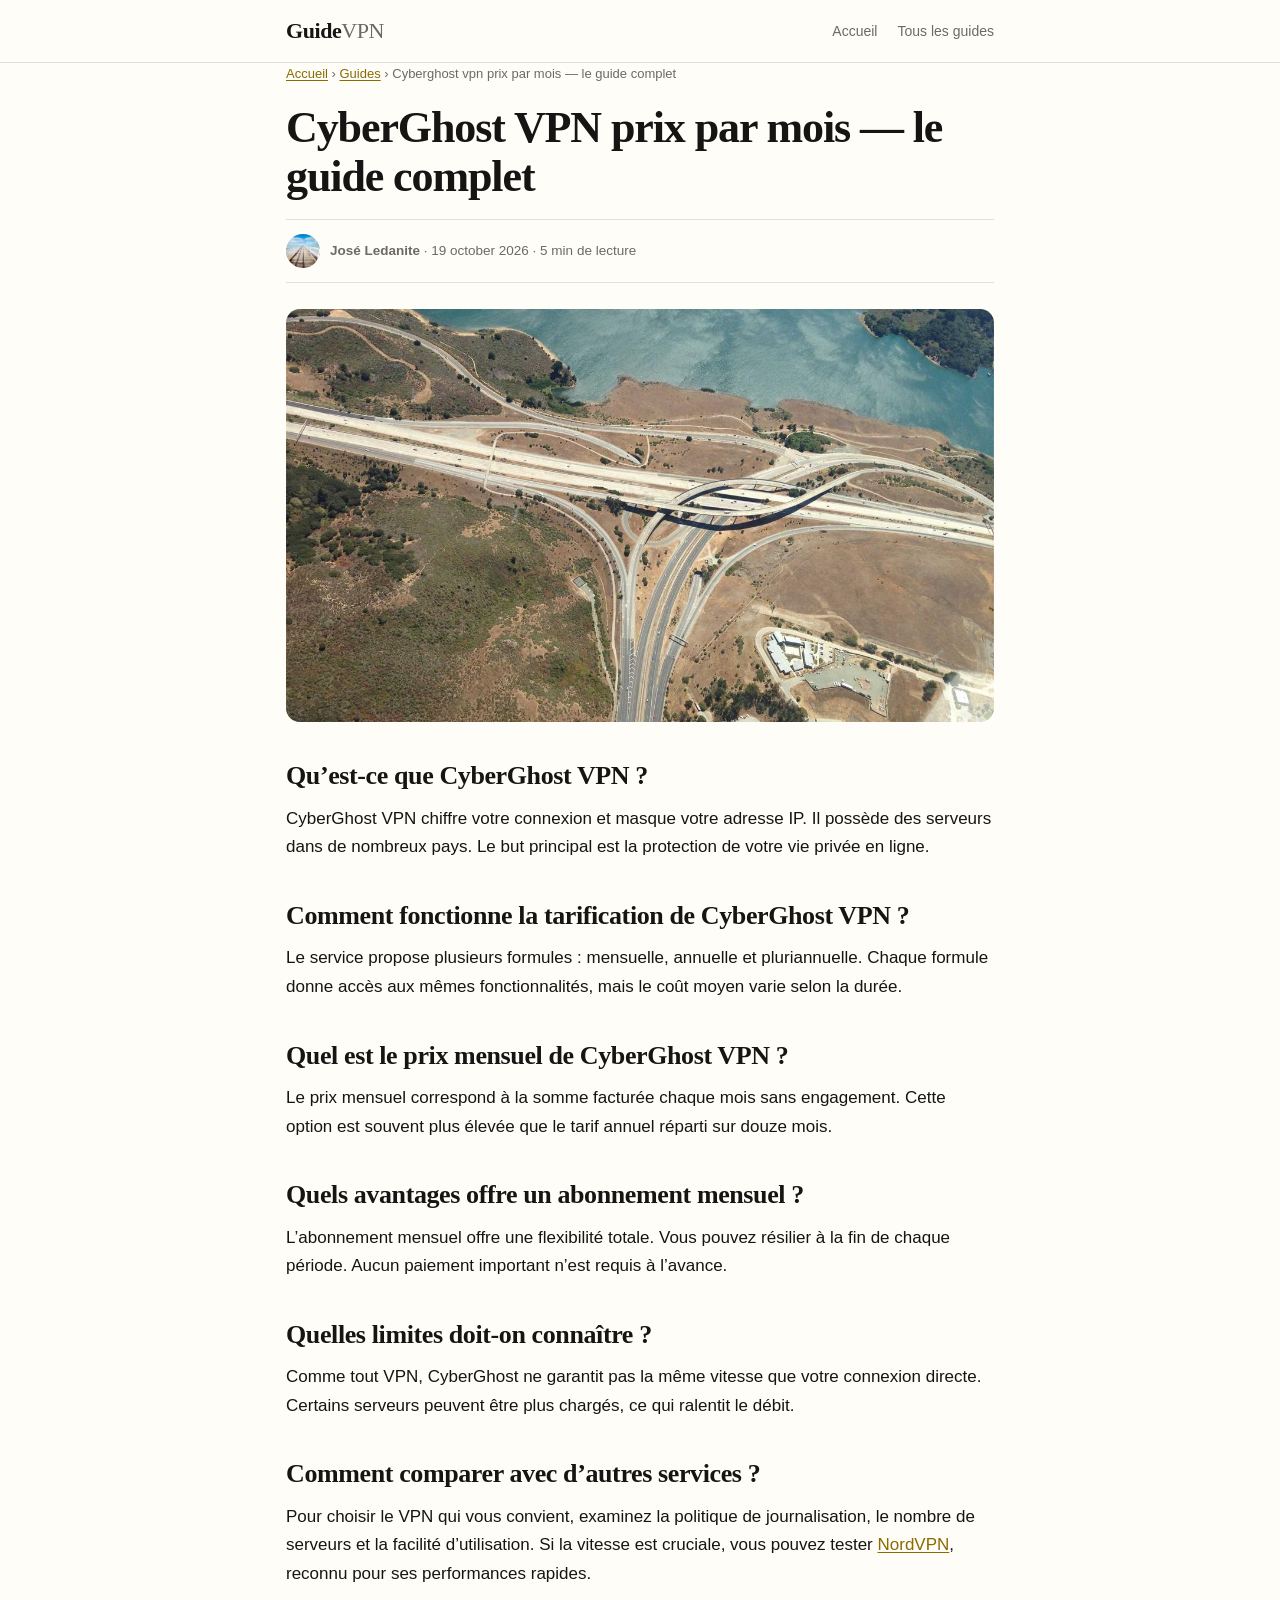
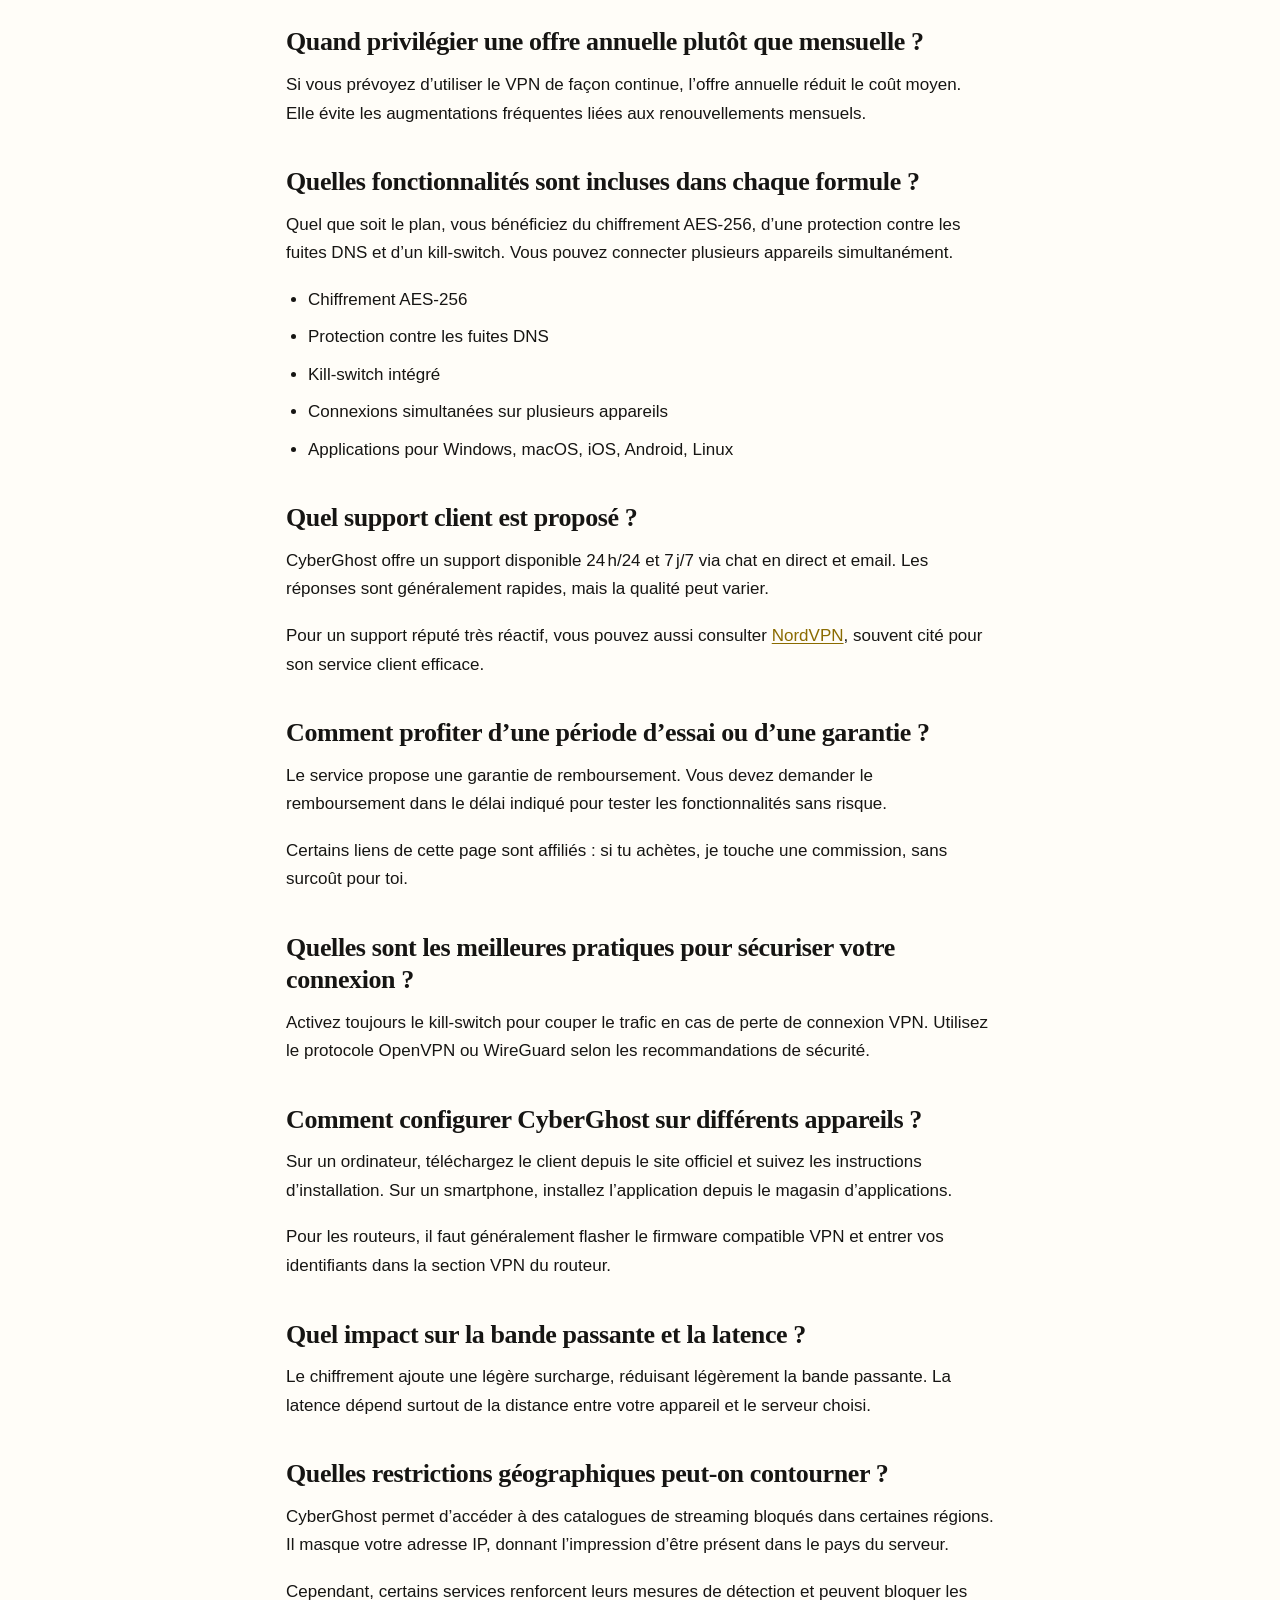
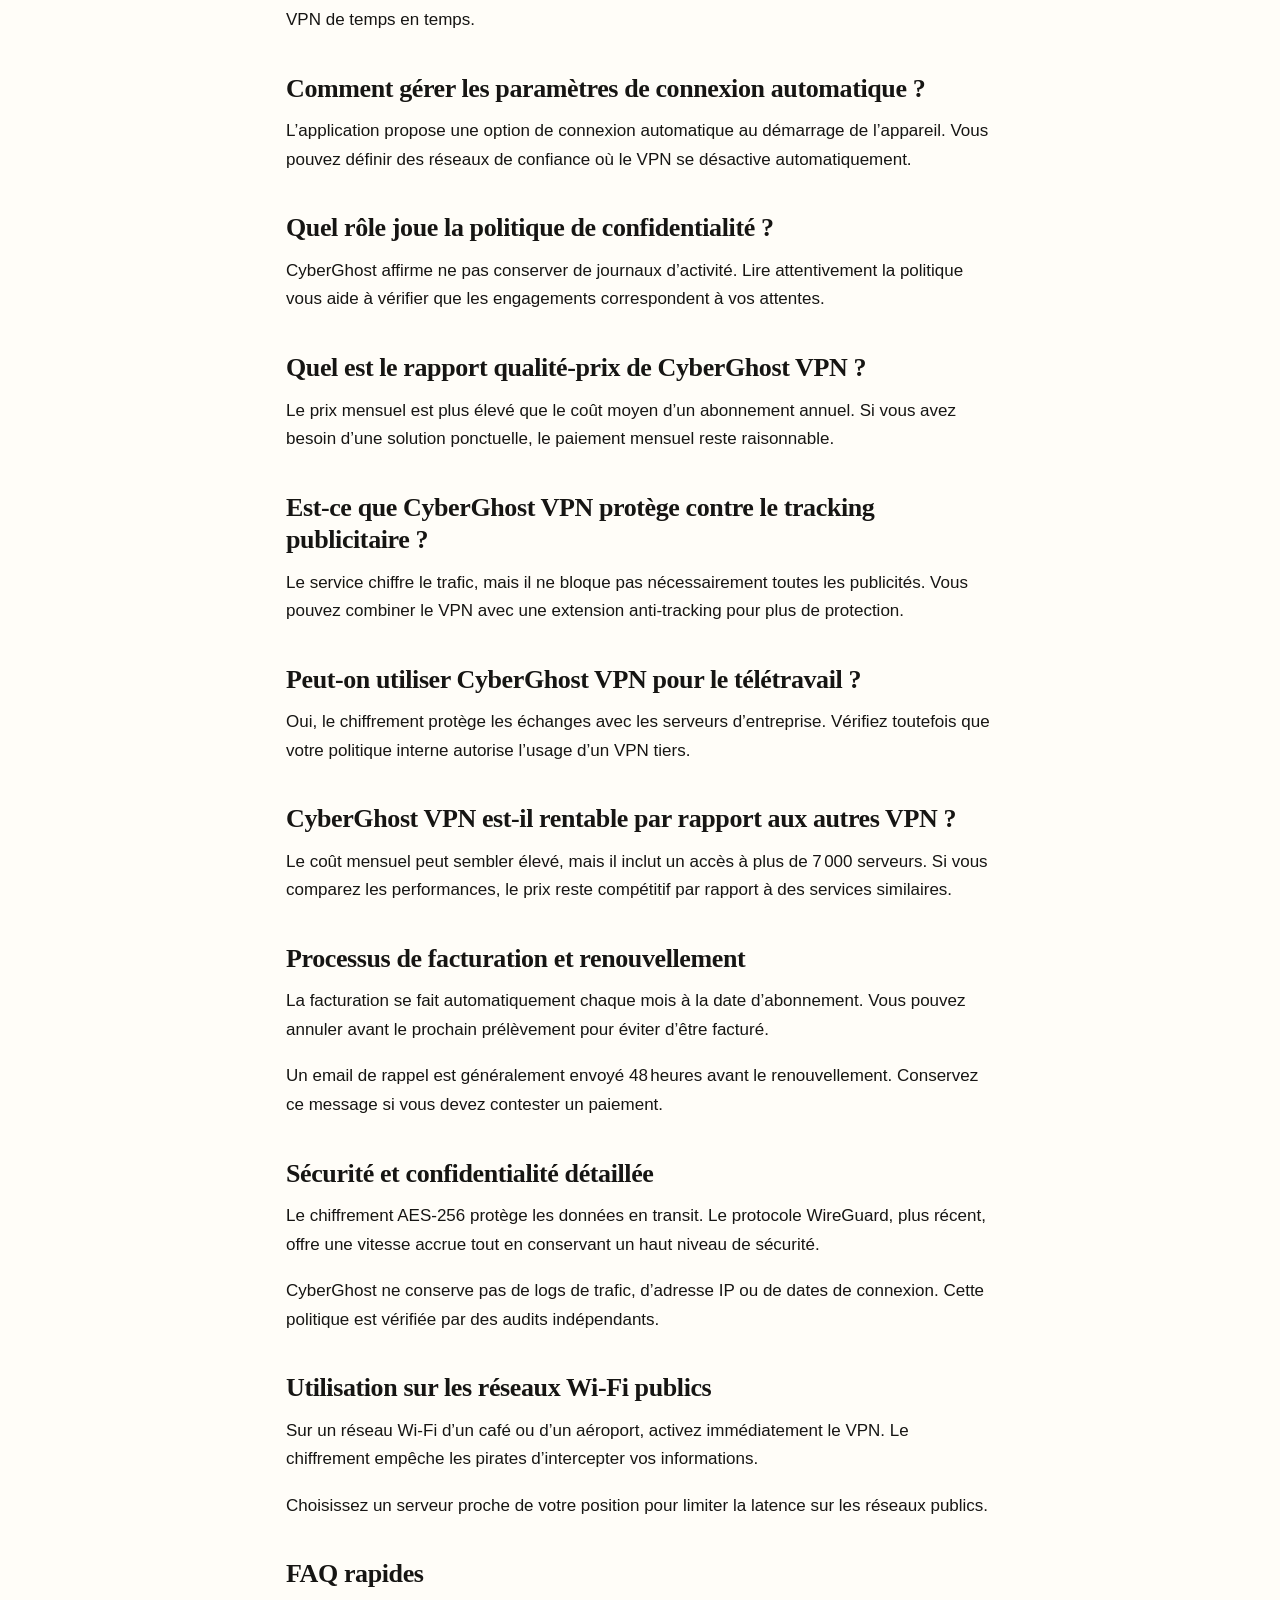
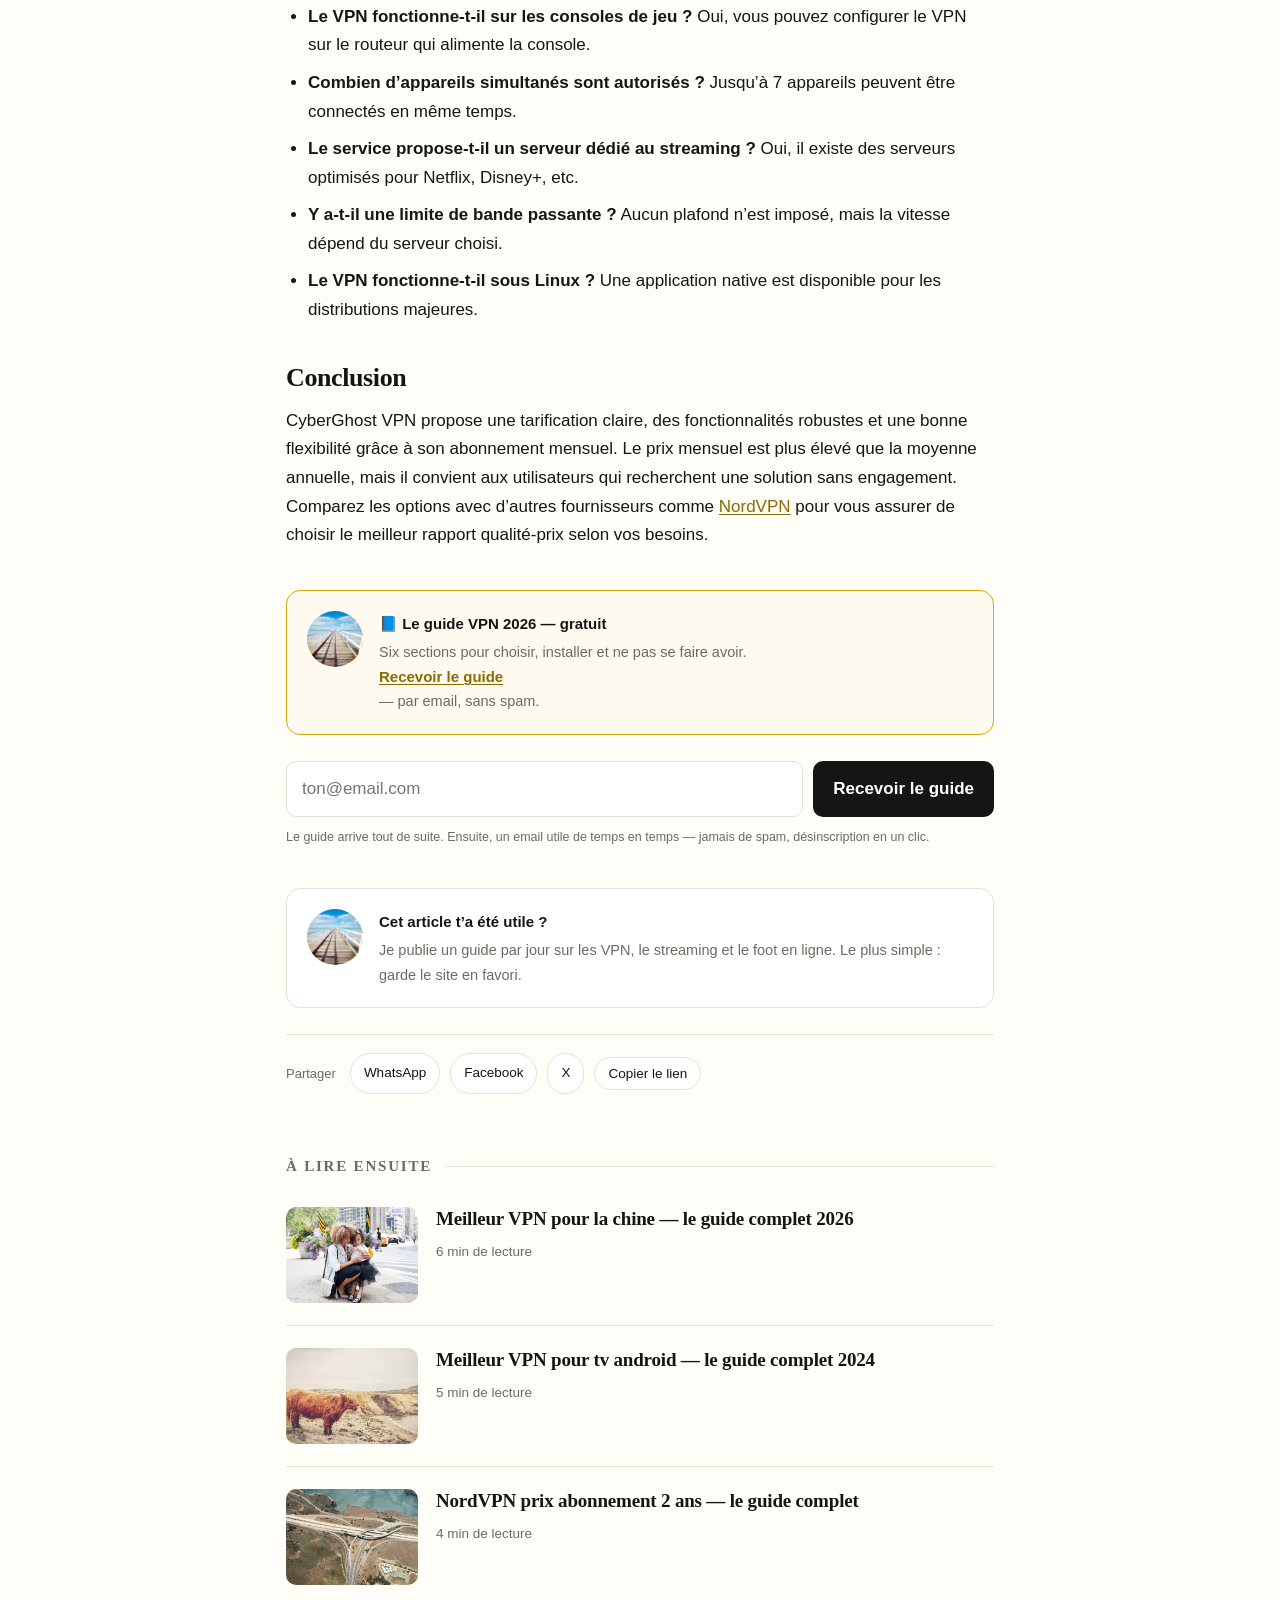
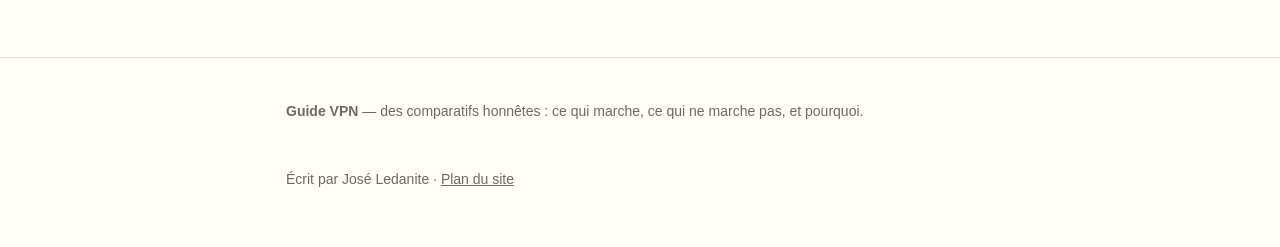
<file: publication-static/guides/cyberghost-vpn-prix-par-mois-le-guide-complet/index.html>
<!doctype html><html lang="fr"><head><meta charset="utf-8">
<meta name="viewport" content="width=device-width,initial-scale=1">
<meta name="google-site-verification" content="_xgT2NROIIzNXS7Iw1Mv0V15aetbsBWr-EBJqHR9nus">
<title>Cyberghost vpn prix par mois — le guide complet</title>
<meta name="description" content="cyberghost vpn prix par mois : tout ce qu’il faut savoir sur les formules, les avantages, les limites, la comparaison avec d’autres VPN et les bonnes pratiques.">
<link rel="manifest" href="/manifeste.json">
<meta name="theme-color" content="#fffdf8">
<meta name="mobile-web-app-capable" content="yes">
<link rel="apple-touch-icon" href="/icone-apple-180.png">
<link rel="icon" type="image/png" href="/icone-192.png">
<style>:root{
  --ink:#161513; --muted:#6d6a63; --line:#e7e1d5; --bg:#fffdf8; --card:#ffffff;
  --accent:#d9a900; --accent-soft:#fff4cc;
}
*{box-sizing:border-box}
html{-webkit-text-size-adjust:100%}
body{margin:0;background:var(--bg);color:var(--ink);
  font:17px/1.68 -apple-system,BlinkMacSystemFont,"Segoe UI",Roboto,"Helvetica Neue",Arial,sans-serif}
img{max-width:100%;display:block}
a{color:var(--ink)}
.wrap{max-width:748px;margin:0 auto;padding:0 20px}

/* ── en-tête ───────────────────────────────────────────── */
header.site{position:sticky;top:0;z-index:10;background:rgba(255,253,248,.92);
  backdrop-filter:blur(10px);border-bottom:1px solid var(--line)}
header.site .wrap{display:flex;align-items:center;justify-content:space-between;height:62px}
.marque{font-family:Georgia,"Times New Roman",serif;font-size:22px;font-weight:700;
  letter-spacing:-.02em;text-decoration:none}
.marque span{color:var(--muted);font-weight:400}
header.site nav a{color:var(--muted);text-decoration:none;font-size:14px;margin-left:20px}
header.site nav a:hover{color:var(--ink)}

/* ── une du blog ───────────────────────────────────────── */
.une{display:block;text-decoration:none;margin:34px 0 10px}
.une .visuel{position:relative;border-radius:14px;overflow:hidden;background:#efe9dc;aspect-ratio:16/9}
.une .visuel img{width:100%;height:100%;object-fit:cover}
.etiquette{display:inline-block;background:var(--accent-soft);color:#6b5200;font-size:12px;
  font-weight:700;letter-spacing:.08em;text-transform:uppercase;padding:6px 10px;border-radius:999px}
.une h2{font-family:Georgia,"Times New Roman",serif;font-size:clamp(26px,6vw,38px);line-height:1.15;
  letter-spacing:-.02em;margin:14px 0 8px}
.une p{color:var(--muted);margin:0 0 10px}
.meta{font-size:13.5px;color:var(--muted)}
.meta b{color:var(--ink);font-weight:600}

/* ── liste des articles ────────────────────────────────── */
.titre-section{display:flex;align-items:center;gap:14px;margin:42px 0 6px}
.titre-section h2{font-family:Georgia,serif;font-size:15px;letter-spacing:.12em;text-transform:uppercase;
  color:var(--muted);font-weight:700;margin:0;white-space:nowrap}
.titre-section i{flex:1;height:1px;background:var(--line)}
.liste{display:flex;flex-direction:column}
.carte{display:flex;gap:18px;padding:22px 0;border-bottom:1px solid var(--line);text-decoration:none}
.carte:last-child{border-bottom:0}
.carte .vignette{flex:0 0 132px;height:96px;border-radius:10px;overflow:hidden;background:#efe9dc}
.carte .vignette img{width:100%;height:100%;object-fit:cover}
.carte h3{font-family:Georgia,serif;font-size:19px;line-height:1.25;margin:0 0 6px;letter-spacing:-.01em}
.carte p{color:var(--muted);font-size:14.5px;margin:0 0 8px;display:-webkit-box;
  -webkit-line-clamp:2;-webkit-box-orient:vertical;overflow:hidden}
.carte:hover h3{text-decoration:underline;text-underline-offset:3px}

/* ── article ───────────────────────────────────────────── */
.fil{font-size:13px;color:var(--muted);margin:22px 0 0}
.fil a{color:var(--muted);text-decoration:none}
.article h1{font-family:Georgia,"Times New Roman",serif;font-size:clamp(29px,7vw,44px);
  line-height:1.12;letter-spacing:-.025em;margin:14px 0 12px}
.article .chapeau{font-size:19.5px;line-height:1.5;color:#3d3a35;margin:0 0 18px}
.article .entete-meta{display:flex;align-items:center;gap:10px;padding:14px 0;border-top:1px solid var(--line);
  border-bottom:1px solid var(--line);margin-bottom:26px}
.article .entete-meta img{width:34px;height:34px;border-radius:50%;object-fit:cover}
.article .entete-meta span{font-size:13.5px;color:var(--muted)}
.article .hero{border-radius:14px;overflow:hidden;margin:0 0 30px;background:#efe9dc}
.article .hero img{width:100%;height:auto}
.article h2{font-family:Georgia,serif;font-size:26px;line-height:1.25;letter-spacing:-.015em;margin:38px 0 12px}
.article h3{font-size:19px;margin:26px 0 8px}
.article p{margin:0 0 18px}
.article ul,.article ol{margin:0 0 20px;padding-left:22px}
.article li{margin:0 0 9px}
.article a.lien-affilie,.article a{color:#8a6b00;text-decoration:underline;text-underline-offset:2px}
.article .divulgation{background:#f6f2e6;border-left:3px solid var(--accent);padding:14px 16px;
  font-size:14px;color:#4a463d;border-radius:0 8px 8px 0;margin:0 0 24px}
.article blockquote{margin:26px 0;padding:4px 0 4px 20px;border-left:3px solid var(--line);
  font-family:Georgia,serif;font-size:20px;color:#3d3a35}
.article table{width:100%;border-collapse:collapse;margin:0 0 22px;font-size:15px}
.article th,.article td{text-align:left;padding:9px 10px;border-bottom:1px solid var(--line)}

/* ── encart auteur / partage ───────────────────────────── */
.encart{display:flex;gap:16px;align-items:flex-start;background:var(--card);border:1px solid var(--line);
  border-radius:14px;padding:20px;margin:40px 0 26px}
.encart img{width:56px;height:56px;border-radius:50%;object-fit:cover;flex:0 0 auto}
.encart b{display:block;font-size:15px}
.encart p{font-size:14.5px;color:var(--muted);margin:4px 0 0}
.partage{display:flex;align-items:center;gap:10px;flex-wrap:wrap;padding:18px 0;border-top:1px solid var(--line)}
.partage span{font-size:13px;color:var(--muted);margin-right:4px}
.partage a,.partage button{font-size:13.5px;text-decoration:none;color:var(--ink);border:1px solid var(--line);
  background:var(--card);padding:8px 13px;border-radius:999px;cursor:pointer;font-family:inherit}
.partage a:hover,.partage button:hover{border-color:var(--ink)}

/* ── pied ──────────────────────────────────────────────── */
footer.pied{margin-top:50px;border-top:1px solid var(--line);padding:28px 0 42px;
  font-size:14px;color:var(--muted)}
footer.pied .wrap{display:flex;justify-content:space-between;gap:16px;flex-wrap:wrap}
footer.pied a{color:var(--muted)}


/* ── couverture 3D du livre blanc ──────────────────────── */
.ebook{perspective:1100px;display:flex;justify-content:center;margin:14px 0 30px}
.ebook .livre{position:relative;width:212px;height:292px;padding:22px 18px 18px;
  transform:rotateY(-21deg) rotateX(4deg);transform-style:preserve-3d;
  background:linear-gradient(135deg,#0f2b46 0%,#1e5f8a 52%,#0b1f33 100%);
  color:#fff;border-radius:3px 8px 8px 3px;
  box-shadow:26px 24px 44px -18px rgba(10,25,40,.55), 0 2px 0 rgba(255,255,255,.15) inset;
  display:flex;flex-direction:column;justify-content:space-between}
.ebook .livre::before{content:"";position:absolute;left:0;top:0;bottom:0;width:15px;
  background:linear-gradient(90deg,rgba(0,0,0,.5),rgba(255,255,255,.14));border-radius:3px 0 0 3px}
.ebook .livre::after{content:"";position:absolute;right:-7px;top:4px;bottom:4px;width:7px;
  background:linear-gradient(90deg,#e8eef5,#c9d3de);transform:rotateY(90deg);transform-origin:left}
.ebook .haut small{font-size:10.5px;letter-spacing:.16em;text-transform:uppercase;opacity:.8}
.ebook .haut h3{font-family:Georgia,serif;font-size:24px;line-height:1.14;margin:10px 0 0;letter-spacing:-.02em}
.ebook .bas{font-size:11.5px;opacity:.85;border-top:1px solid rgba(255,255,255,.25);padding-top:9px}
.ebook .badge-3d{position:absolute;top:10px;right:10px}

/* ── formulaire de capture ─────────────────────────────── */
.capture{display:flex;gap:10px;flex-wrap:wrap;margin:6px 0 10px}
.capture input[type=email]{flex:1 1 220px;padding:13px 15px;border:1px solid var(--line);
  border-radius:10px;font:inherit;background:#fff}
.capture input[type=email]:focus{outline:2px solid var(--accent);outline-offset:1px}
.capture button{flex:0 0 auto;padding:13px 20px;border:0;border-radius:10px;cursor:pointer;
  background:var(--ink);color:#fff;font:inherit;font-weight:600}
.capture button:hover{background:#000}
.capture-note{font-size:12.5px;color:var(--muted);margin:0 0 22px}

@media (max-width:520px){
  .carte{gap:14px}
  .carte .vignette{flex-basis:96px;height:80px}
  .carte h3{font-size:17px}
  .carte p{display:none}
}
</style></head><body>
<header class="site"><div class="wrap">
<a class="marque" href="/">Guide<span>VPN</span></a>
<nav><a href="/">Accueil</a><a href="/guides/">Tous les guides</a></nav>
</div></header>
<main class="wrap"><div class="article"><p class="fil"><a href="/">Accueil</a> › <a href="/guides/">Guides</a> › Cyberghost vpn prix par mois — le guide complet</p><h1>CyberGhost VPN prix par mois — le guide complet</h1><p class="chapeau"></p><div class="entete-meta"><img src="/img/auteur.jpg" alt="José Ledanite" width="34" height="34"><span><b>José Ledanite</b> · 19 october 2026 · 5 min de lecture</span></div><div class="hero"><img src="/img/p6.jpg" alt="Cyberghost vpn prix par mois — le guide complet" width="1200" height="675"></div><h2>Qu’est‑ce que CyberGhost VPN ?</h2>
<p>CyberGhost VPN chiffre votre connexion et masque votre adresse IP. Il possède des serveurs dans de nombreux pays. Le but principal est la protection de votre vie privée en ligne.</p>

<h2>Comment fonctionne la tarification de CyberGhost VPN ?</h2>
<p>Le service propose plusieurs formules : mensuelle, annuelle et pluriannuelle. Chaque formule donne accès aux mêmes fonctionnalités, mais le coût moyen varie selon la durée.</p>

<h2>Quel est le prix mensuel de CyberGhost VPN ?</h2>
<p>Le prix mensuel correspond à la somme facturée chaque mois sans engagement. Cette option est souvent plus élevée que le tarif annuel réparti sur douze mois.</p>

<h2>Quels avantages offre un abonnement mensuel ?</h2>
<p>L’abonnement mensuel offre une flexibilité totale. Vous pouvez résilier à la fin de chaque période. Aucun paiement important n’est requis à l’avance.</p>

<h2>Quelles limites doit‑on connaître ?</h2>
<p>Comme tout VPN, CyberGhost ne garantit pas la même vitesse que votre connexion directe. Certains serveurs peuvent être plus chargés, ce qui ralentit le débit.</p>

<h2>Comment comparer avec d’autres services ?</h2>
<p>Pour choisir le VPN qui vous convient, examinez la politique de journalisation, le nombre de serveurs et la facilité d’utilisation. Si la vitesse est cruciale, vous pouvez tester <a href="https://nordvpn.com/" rel="nofollow sponsored">NordVPN</a>, reconnu pour ses performances rapides.</p>

<h2>Quand privilégier une offre annuelle plutôt que mensuelle ?</h2>
<p>Si vous prévoyez d’utiliser le VPN de façon continue, l’offre annuelle réduit le coût moyen. Elle évite les augmentations fréquentes liées aux renouvellements mensuels.</p>

<h2>Quelles fonctionnalités sont incluses dans chaque formule ?</h2>
<p>Quel que soit le plan, vous bénéficiez du chiffrement AES‑256, d’une protection contre les fuites DNS et d’un kill‑switch. Vous pouvez connecter plusieurs appareils simultanément.</p>
<ul>
  <li>Chiffrement AES‑256</li>
  <li>Protection contre les fuites DNS</li>
  <li>Kill‑switch intégré</li>
  <li>Connexions simultanées sur plusieurs appareils</li>
  <li>Applications pour Windows, macOS, iOS, Android, Linux</li>
</ul>

<h2>Quel support client est proposé ?</h2>
<p>CyberGhost offre un support disponible 24 h/24 et 7 j/7 via chat en direct et email. Les réponses sont généralement rapides, mais la qualité peut varier.</p>
<p>Pour un support réputé très réactif, vous pouvez aussi consulter <a href="https://nordvpn.com/" rel="nofollow sponsored">NordVPN</a>, souvent cité pour son service client efficace.</p>

<h2>Comment profiter d’une période d’essai ou d’une garantie ?</h2>
<p>Le service propose une garantie de remboursement. Vous devez demander le remboursement dans le délai indiqué pour tester les fonctionnalités sans risque.</p>

<p>Certains liens de cette page sont affiliés : si tu achètes, je touche une commission, sans surcoût pour toi.</p>

<h2>Quelles sont les meilleures pratiques pour sécuriser votre connexion ?</h2>
<p>Activez toujours le kill‑switch pour couper le trafic en cas de perte de connexion VPN. Utilisez le protocole OpenVPN ou WireGuard selon les recommandations de sécurité.</p>

<h2>Comment configurer CyberGhost sur différents appareils ?</h2>
<p>Sur un ordinateur, téléchargez le client depuis le site officiel et suivez les instructions d’installation. Sur un smartphone, installez l’application depuis le magasin d’applications.</p>
<p>Pour les routeurs, il faut généralement flasher le firmware compatible VPN et entrer vos identifiants dans la section VPN du routeur.</p>

<h2>Quel impact sur la bande passante et la latence ?</h2>
<p>Le chiffrement ajoute une légère surcharge, réduisant légèrement la bande passante. La latence dépend surtout de la distance entre votre appareil et le serveur choisi.</p>

<h2>Quelles restrictions géographiques peut‑on contourner ?</h2>
<p>CyberGhost permet d’accéder à des catalogues de streaming bloqués dans certaines régions. Il masque votre adresse IP, donnant l’impression d’être présent dans le pays du serveur.</p>
<p>Cependant, certains services renforcent leurs mesures de détection et peuvent bloquer les VPN de temps en temps.</p>

<h2>Comment gérer les paramètres de connexion automatique ?</h2>
<p>L’application propose une option de connexion automatique au démarrage de l’appareil. Vous pouvez définir des réseaux de confiance où le VPN se désactive automatiquement.</p>

<h2>Quel rôle joue la politique de confidentialité ?</h2>
<p>CyberGhost affirme ne pas conserver de journaux d’activité. Lire attentivement la politique vous aide à vérifier que les engagements correspondent à vos attentes.</p>

<h2>Quel est le rapport qualité‑prix de CyberGhost VPN ?</h2>
<p>Le prix mensuel est plus élevé que le coût moyen d’un abonnement annuel. Si vous avez besoin d’une solution ponctuelle, le paiement mensuel reste raisonnable.</p>

<h2>Est‑ce que CyberGhost VPN protège contre le tracking publicitaire ?</h2>
<p>Le service chiffre le trafic, mais il ne bloque pas nécessairement toutes les publicités. Vous pouvez combiner le VPN avec une extension anti‑tracking pour plus de protection.</p>

<h2>Peut‑on utiliser CyberGhost VPN pour le télétravail ?</h2>
<p>Oui, le chiffrement protège les échanges avec les serveurs d’entreprise. Vérifiez toutefois que votre politique interne autorise l’usage d’un VPN tiers.</p>

<h2>CyberGhost VPN est‑il rentable par rapport aux autres VPN ?</h2>
<p>Le coût mensuel peut sembler élevé, mais il inclut un accès à plus de 7 000 serveurs. Si vous comparez les performances, le prix reste compétitif par rapport à des services similaires.</p>

<h2>Processus de facturation et renouvellement</h2>
<p>La facturation se fait automatiquement chaque mois à la date d’abonnement. Vous pouvez annuler avant le prochain prélèvement pour éviter d’être facturé.</p>
<p>Un email de rappel est généralement envoyé 48 heures avant le renouvellement. Conservez ce message si vous devez contester un paiement.</p>

<h2>Sécurité et confidentialité détaillée</h2>
<p>Le chiffrement AES‑256 protège les données en transit. Le protocole WireGuard, plus récent, offre une vitesse accrue tout en conservant un haut niveau de sécurité.</p>
<p>CyberGhost ne conserve pas de logs de trafic, d’adresse IP ou de dates de connexion. Cette politique est vérifiée par des audits indépendants.</p>

<h2>Utilisation sur les réseaux Wi‑Fi publics</h2>
<p>Sur un réseau Wi‑Fi d’un café ou d’un aéroport, activez immédiatement le VPN. Le chiffrement empêche les pirates d’intercepter vos informations.</p>
<p>Choisissez un serveur proche de votre position pour limiter la latence sur les réseaux publics.</p>

<h2>FAQ rapides</h2>
<ul>
  <li><strong>Le VPN fonctionne‑t‑il sur les consoles de jeu ?</strong> Oui, vous pouvez configurer le VPN sur le routeur qui alimente la console.</li>
  <li><strong>Combien d’appareils simultanés sont autorisés ?</strong> Jusqu’à 7 appareils peuvent être connectés en même temps.</li>
  <li><strong>Le service propose‑t‑il un serveur dédié au streaming ?</strong> Oui, il existe des serveurs optimisés pour Netflix, Disney+, etc.</li>
  <li><strong>Y a‑t‑il une limite de bande passante ?</strong> Aucun plafond n’est imposé, mais la vitesse dépend du serveur choisi.</li>
  <li><strong>Le VPN fonctionne‑t‑il sous Linux ?</strong> Une application native est disponible pour les distributions majeures.</li>
</ul>

<h2>Conclusion</h2>
<p>CyberGhost VPN propose une tarification claire, des fonctionnalités robustes et une bonne flexibilité grâce à son abonnement mensuel. Le prix mensuel est plus élevé que la moyenne annuelle, mais il convient aux utilisateurs qui recherchent une solution sans engagement. Comparez les options avec d’autres fournisseurs comme <a href="https://nordvpn.com/" rel="nofollow sponsored">NordVPN</a> pour vous assurer de choisir le meilleur rapport qualité‑prix selon vos besoins.</p><div class="encart" style="border-color:#d9a900;background:#fffaf0"><img src="/img/auteur.jpg" alt="" width="56" height="56"><div><b>📘 Le guide VPN 2026 — gratuit</b><p>Six sections pour choisir, installer et ne pas se faire avoir. <a href="/livre-blanc/"><b>Recevoir le guide</b></a> — par email, sans spam.</p></div></div>
<form class="capture" action="https://formsubmit.co/chrismotivation21@gmail.com" method="POST">
  <input type="hidden" name="_subject" value="Nouvelle inscription — Guide VPN">
  <input type="hidden" name="_captcha" value="false">
  <input type="hidden" name="_template" value="table">
  <input type="hidden" name="_next" value="https://jos626.github.io/livre-blanc/merci/">
  <input type="email" name="email" required placeholder="ton@email.com" aria-label="Ton adresse email">
  <button type="submit">Recevoir le guide</button>
</form>
<p class="capture-note">Le guide arrive tout de suite. Ensuite, un email utile de temps en temps —
jamais de spam, désinscription en un clic.</p>
<div class="encart"><img src="/img/auteur.jpg" alt="José Ledanite" width="56" height="56"><div><b>Cet article t’a été utile ?</b><p>Je publie un guide par jour sur les VPN, le streaming et le foot en ligne. Le plus simple : garde le site en favori.</p></div></div><div class="partage"><span>Partager</span><a href="https://wa.me/?text=Cyberghost%20vpn%20prix%20par%20mois%20%E2%80%94%20le%20guide%20complet%20https%3A//jos626.github.io/guides/cyberghost-vpn-prix-par-mois-le-guide-complet/" rel="nofollow">WhatsApp</a><a href="https://www.facebook.com/sharer/sharer.php?u=https%3A//jos626.github.io/guides/cyberghost-vpn-prix-par-mois-le-guide-complet/" rel="nofollow">Facebook</a><a href="https://twitter.com/intent/tweet?text=Cyberghost%20vpn%20prix%20par%20mois%20%E2%80%94%20le%20guide%20complet&url=https%3A//jos626.github.io/guides/cyberghost-vpn-prix-par-mois-le-guide-complet/" rel="nofollow">X</a><button type="button" onclick="navigator.clipboard.writeText('https://jos626.github.io/guides/cyberghost-vpn-prix-par-mois-le-guide-complet/');this.textContent='Lien copié'">Copier le lien</button></div></div><div class="titre-section"><h2>À lire ensuite</h2><i></i></div><div class="liste"><a class="carte" href="/guides/meilleur-vpn-pour-la-chine-le-guide-complet-2026/"><div class="vignette"><img src="/img/p1.jpg" alt="" loading="lazy" width="264" height="192"></div><div><h3>Meilleur VPN pour la chine — le guide complet 2026</h3><span class="meta">6 min de lecture</span></div></a><a class="carte" href="/guides/meilleur-vpn-pour-tv-android-le-guide-complet-2024/"><div class="vignette"><img src="/img/p7.jpg" alt="" loading="lazy" width="264" height="192"></div><div><h3>Meilleur VPN pour tv android — le guide complet 2024</h3><span class="meta">5 min de lecture</span></div></a><a class="carte" href="/guides/nordvpn-prix-abonnement-2-ans-le-guide-complet/"><div class="vignette"><img src="/img/p6.jpg" alt="" loading="lazy" width="264" height="192"></div><div><h3>NordVPN prix abonnement 2 ans — le guide complet</h3><span class="meta">4 min de lecture</span></div></a></div></main>
<footer class="pied"><div class="wrap">
<p><b>Guide VPN</b> — des comparatifs honnêtes : ce qui marche, ce qui ne marche pas, et pourquoi.</p>
<p>Écrit par José Ledanite · <a href="/sitemap.xml">Plan du site</a></p>
</div></footer>

<script data-goatcounter="https://guide-vpn.goatcounter.com/count" async src="//gc.zgo.at/count.js"></script>
</body></html>
</file>
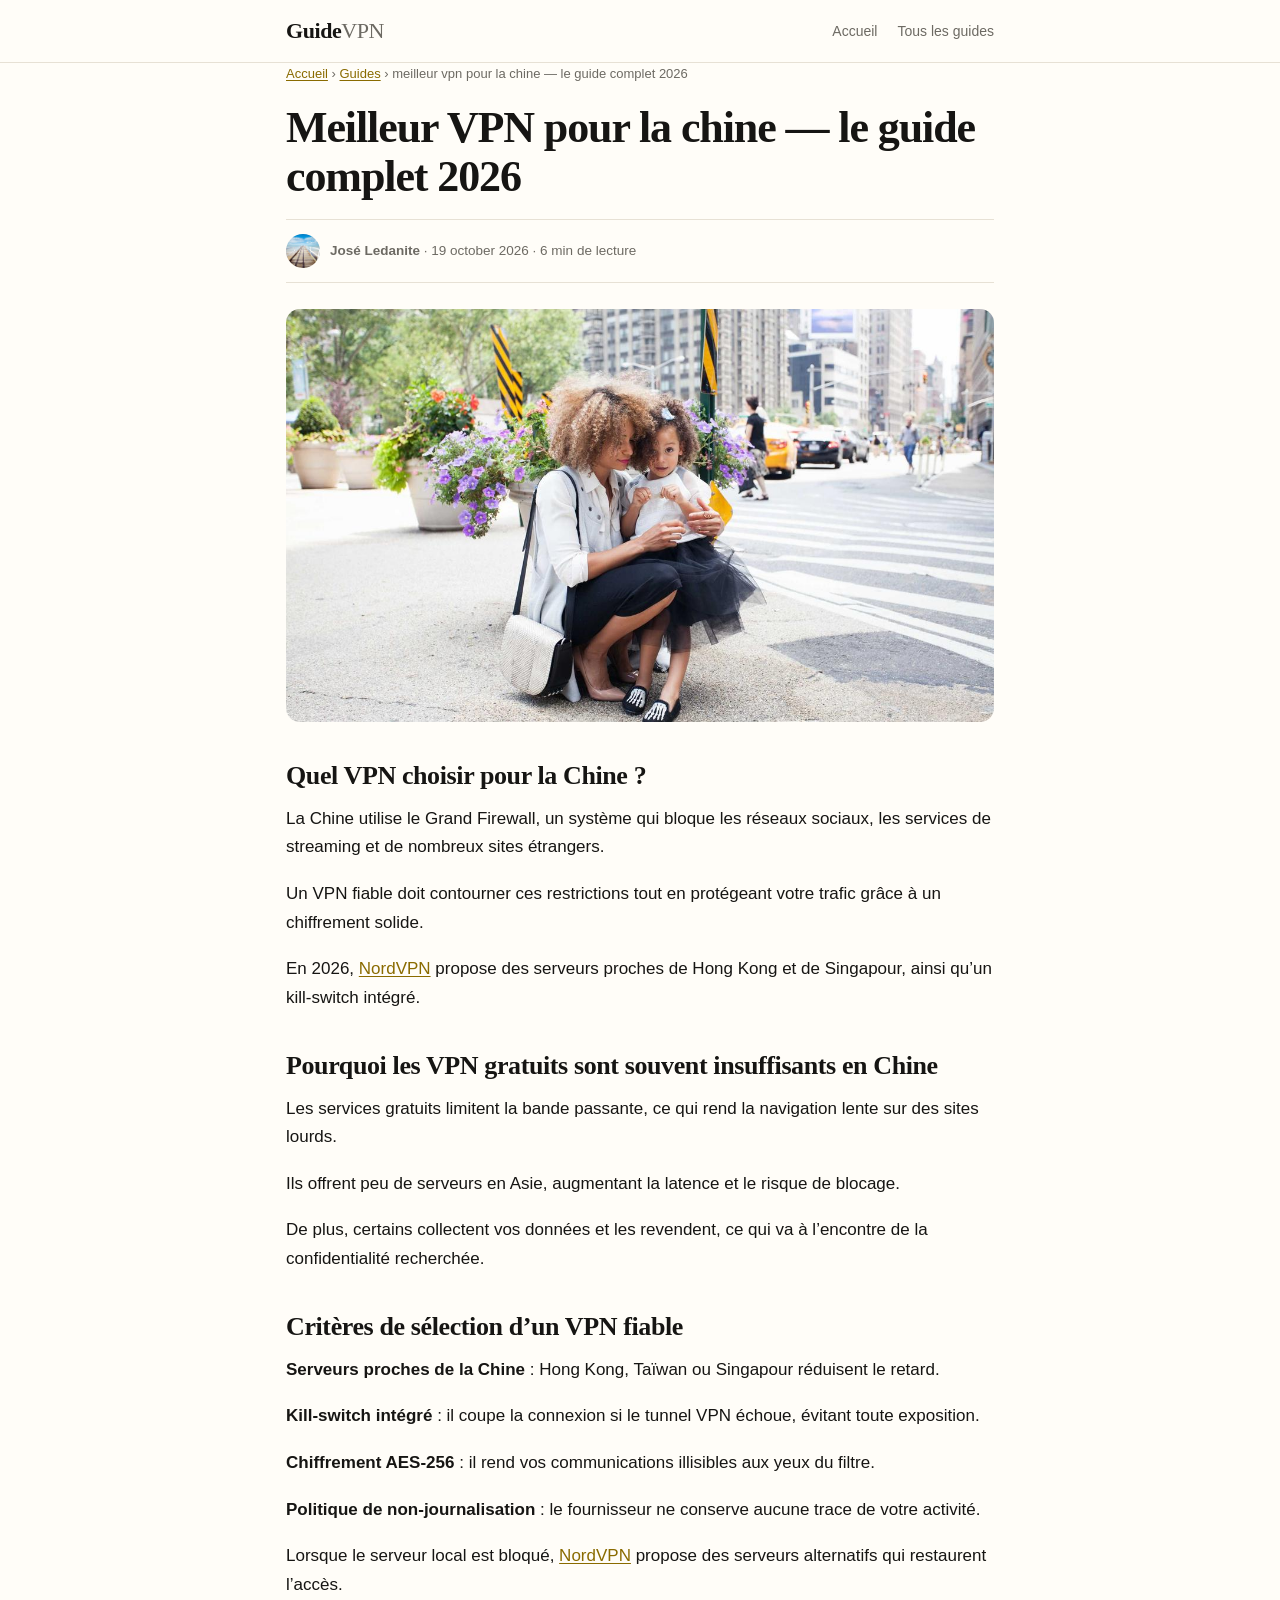
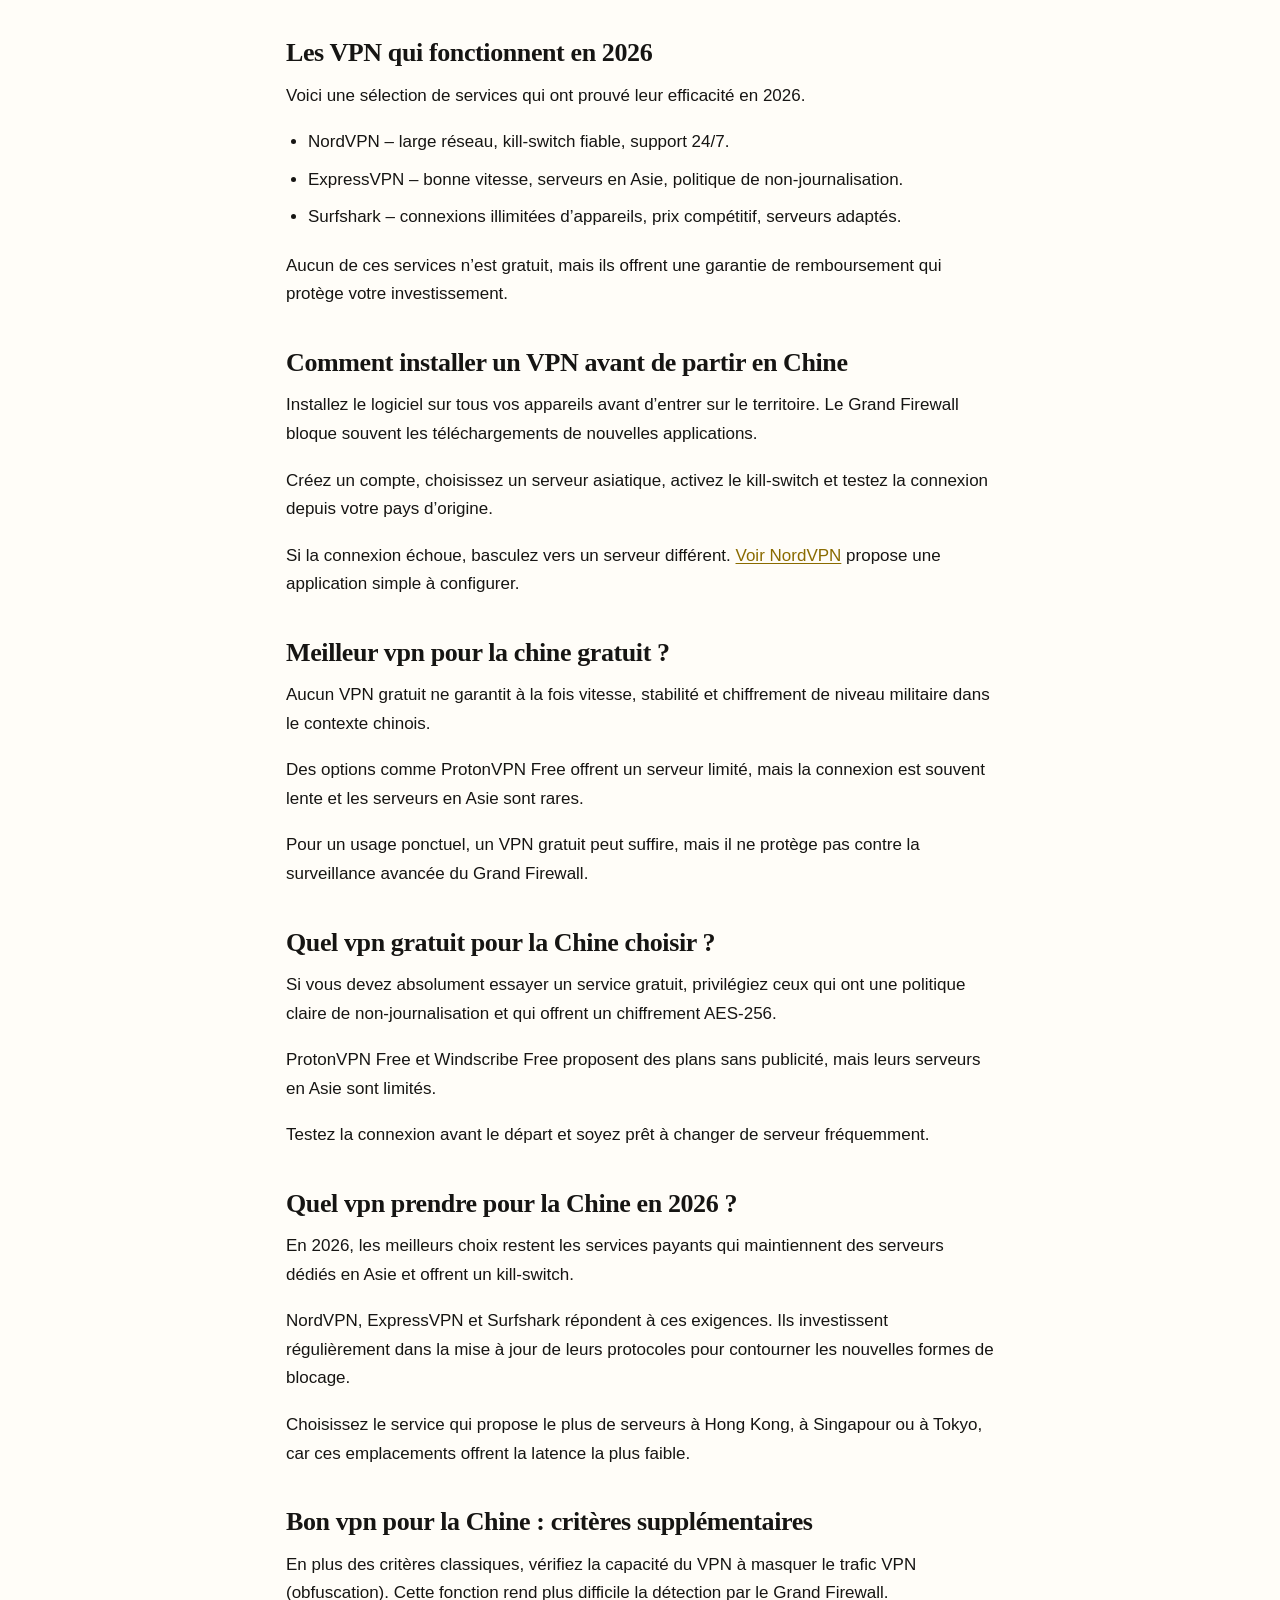
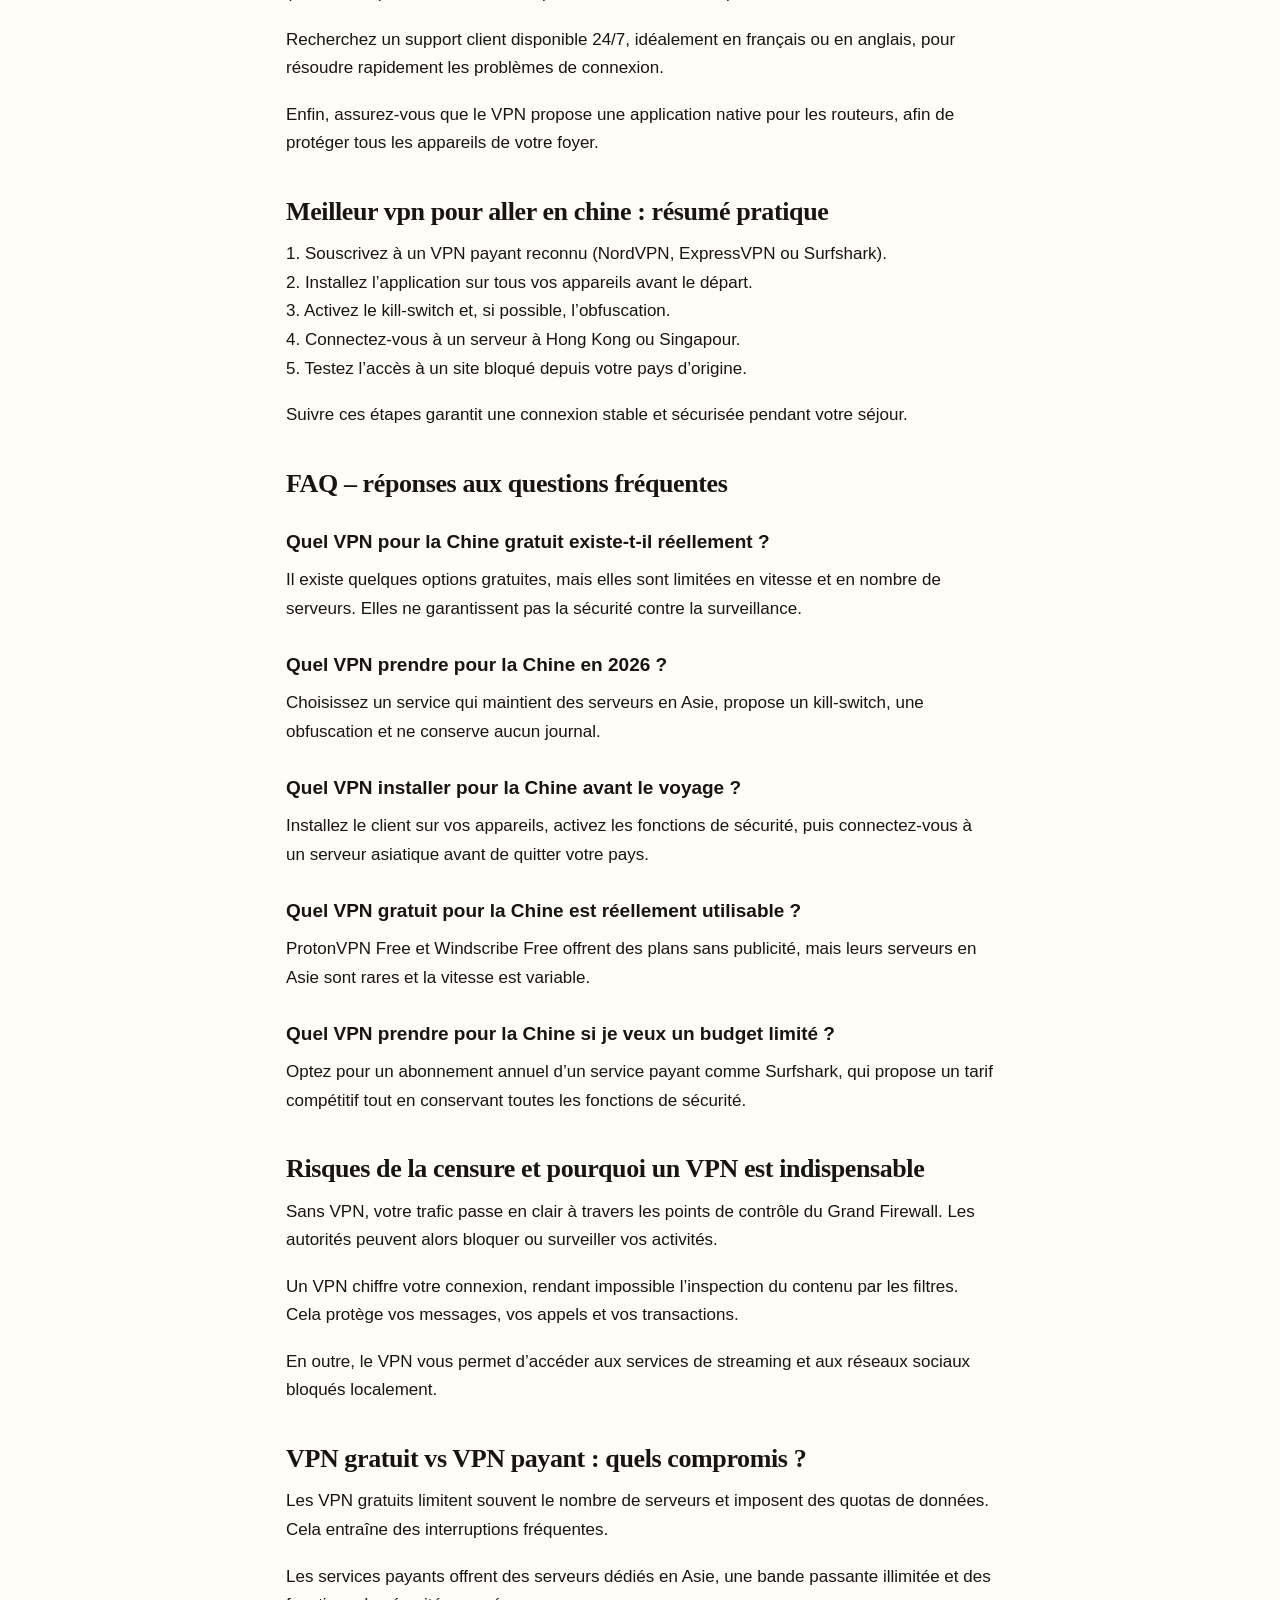
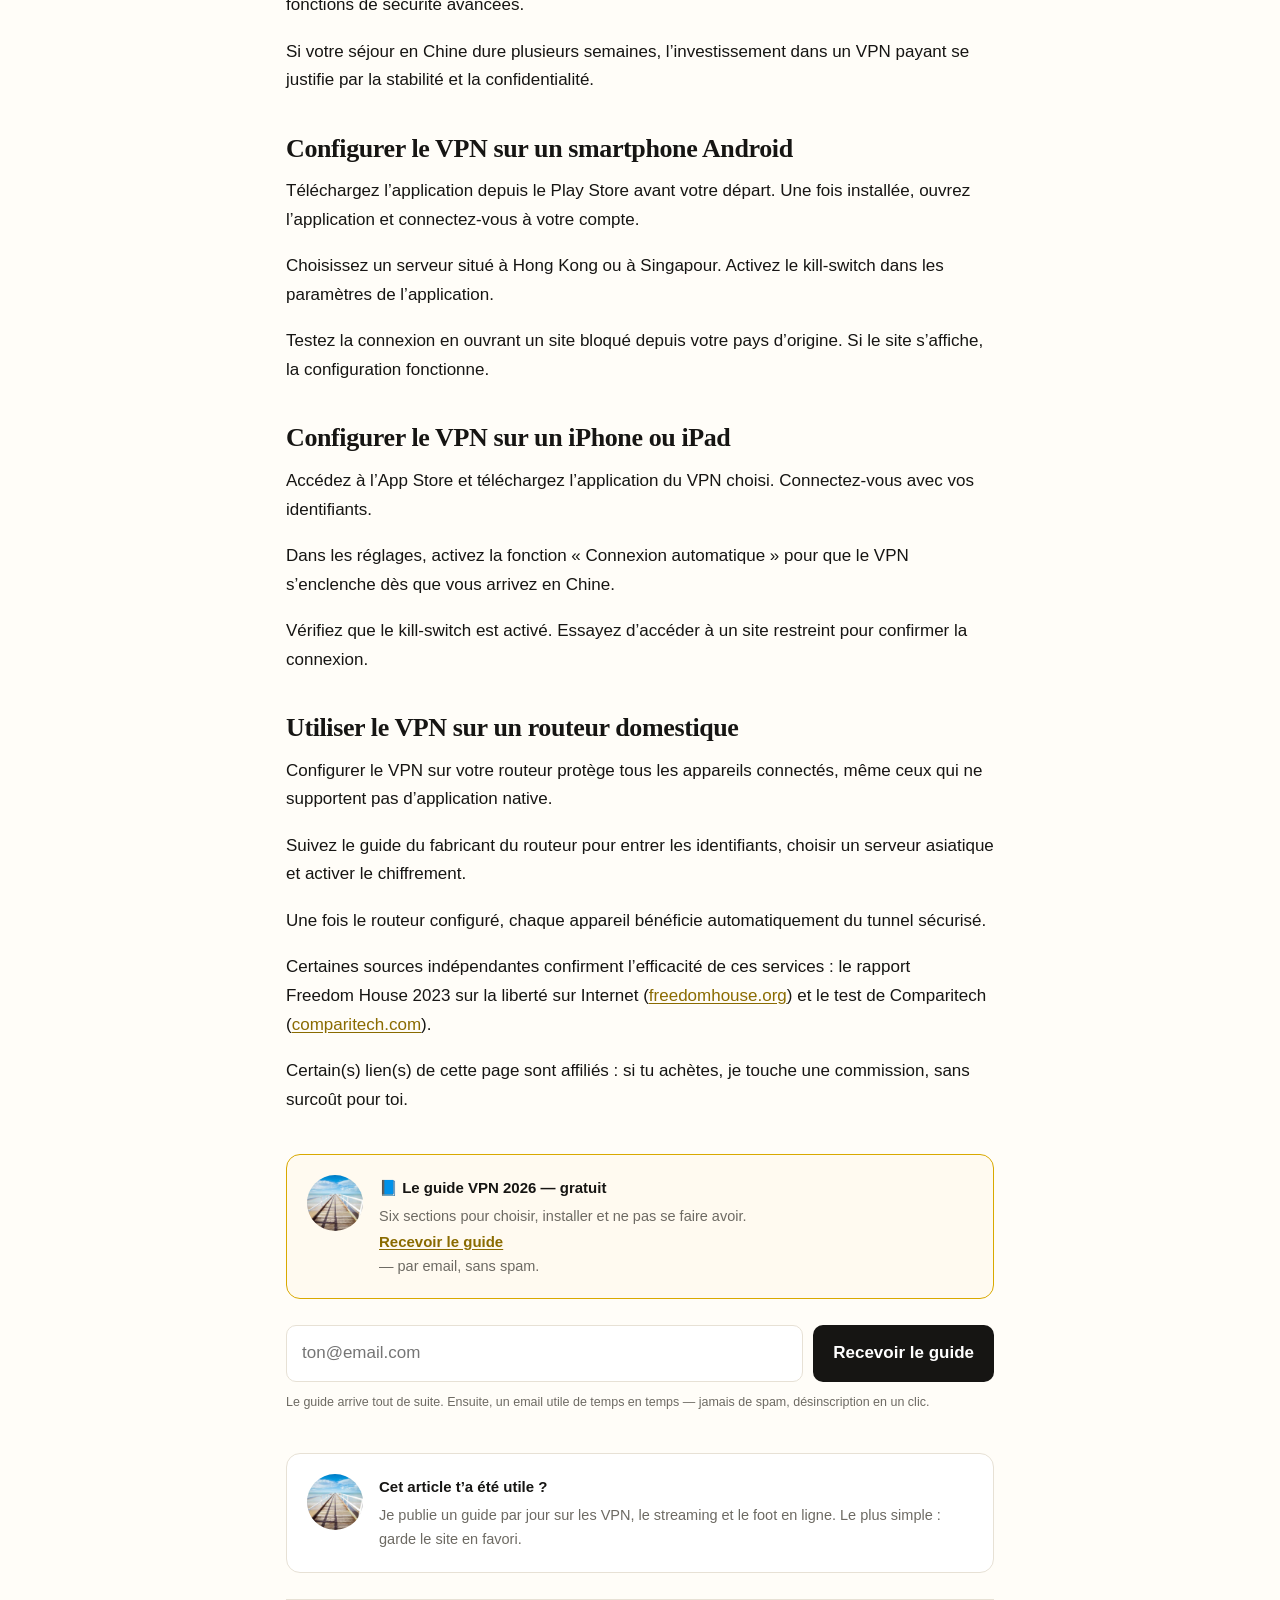
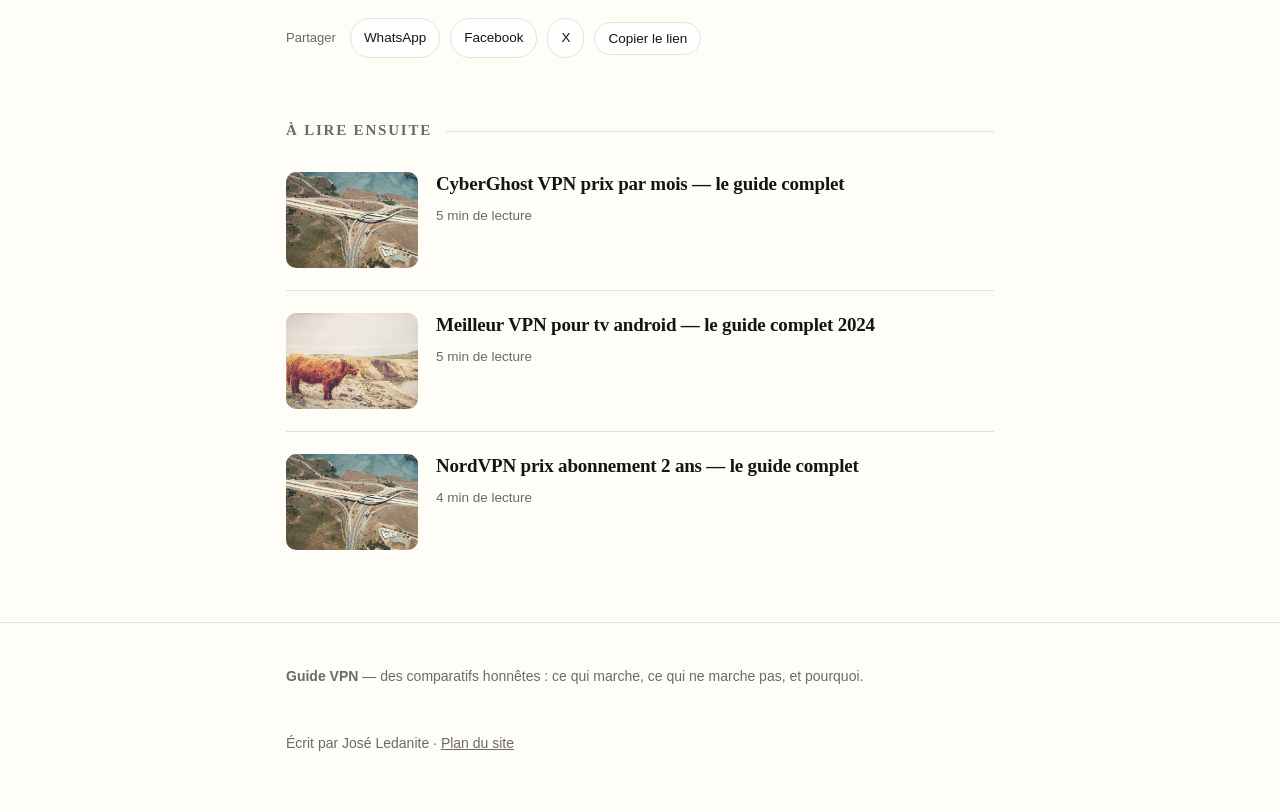
<file: publication-static/guides/meilleur-vpn-pour-la-chine-le-guide-complet-2026/index.html>
<!doctype html><html lang="fr"><head><meta charset="utf-8">
<meta name="viewport" content="width=device-width,initial-scale=1">
<meta name="google-site-verification" content="_xgT2NROIIzNXS7Iw1Mv0V15aetbsBWr-EBJqHR9nus">
<title>meilleur vpn pour la chine — le guide complet 2026</title>
<meta name="description" content="meilleur vpn pour la chine : critères de choix, options gratuites, solutions fiables en 2026, guide d&#x27;installation, réponses aux questions fréquentes et sources vérifiées.">
<link rel="manifest" href="/manifeste.json">
<meta name="theme-color" content="#fffdf8">
<meta name="mobile-web-app-capable" content="yes">
<link rel="apple-touch-icon" href="/icone-apple-180.png">
<link rel="icon" type="image/png" href="/icone-192.png">
<style>:root{
  --ink:#161513; --muted:#6d6a63; --line:#e7e1d5; --bg:#fffdf8; --card:#ffffff;
  --accent:#d9a900; --accent-soft:#fff4cc;
}
*{box-sizing:border-box}
html{-webkit-text-size-adjust:100%}
body{margin:0;background:var(--bg);color:var(--ink);
  font:17px/1.68 -apple-system,BlinkMacSystemFont,"Segoe UI",Roboto,"Helvetica Neue",Arial,sans-serif}
img{max-width:100%;display:block}
a{color:var(--ink)}
.wrap{max-width:748px;margin:0 auto;padding:0 20px}

/* ── en-tête ───────────────────────────────────────────── */
header.site{position:sticky;top:0;z-index:10;background:rgba(255,253,248,.92);
  backdrop-filter:blur(10px);border-bottom:1px solid var(--line)}
header.site .wrap{display:flex;align-items:center;justify-content:space-between;height:62px}
.marque{font-family:Georgia,"Times New Roman",serif;font-size:22px;font-weight:700;
  letter-spacing:-.02em;text-decoration:none}
.marque span{color:var(--muted);font-weight:400}
header.site nav a{color:var(--muted);text-decoration:none;font-size:14px;margin-left:20px}
header.site nav a:hover{color:var(--ink)}

/* ── une du blog ───────────────────────────────────────── */
.une{display:block;text-decoration:none;margin:34px 0 10px}
.une .visuel{position:relative;border-radius:14px;overflow:hidden;background:#efe9dc;aspect-ratio:16/9}
.une .visuel img{width:100%;height:100%;object-fit:cover}
.etiquette{display:inline-block;background:var(--accent-soft);color:#6b5200;font-size:12px;
  font-weight:700;letter-spacing:.08em;text-transform:uppercase;padding:6px 10px;border-radius:999px}
.une h2{font-family:Georgia,"Times New Roman",serif;font-size:clamp(26px,6vw,38px);line-height:1.15;
  letter-spacing:-.02em;margin:14px 0 8px}
.une p{color:var(--muted);margin:0 0 10px}
.meta{font-size:13.5px;color:var(--muted)}
.meta b{color:var(--ink);font-weight:600}

/* ── liste des articles ────────────────────────────────── */
.titre-section{display:flex;align-items:center;gap:14px;margin:42px 0 6px}
.titre-section h2{font-family:Georgia,serif;font-size:15px;letter-spacing:.12em;text-transform:uppercase;
  color:var(--muted);font-weight:700;margin:0;white-space:nowrap}
.titre-section i{flex:1;height:1px;background:var(--line)}
.liste{display:flex;flex-direction:column}
.carte{display:flex;gap:18px;padding:22px 0;border-bottom:1px solid var(--line);text-decoration:none}
.carte:last-child{border-bottom:0}
.carte .vignette{flex:0 0 132px;height:96px;border-radius:10px;overflow:hidden;background:#efe9dc}
.carte .vignette img{width:100%;height:100%;object-fit:cover}
.carte h3{font-family:Georgia,serif;font-size:19px;line-height:1.25;margin:0 0 6px;letter-spacing:-.01em}
.carte p{color:var(--muted);font-size:14.5px;margin:0 0 8px;display:-webkit-box;
  -webkit-line-clamp:2;-webkit-box-orient:vertical;overflow:hidden}
.carte:hover h3{text-decoration:underline;text-underline-offset:3px}

/* ── article ───────────────────────────────────────────── */
.fil{font-size:13px;color:var(--muted);margin:22px 0 0}
.fil a{color:var(--muted);text-decoration:none}
.article h1{font-family:Georgia,"Times New Roman",serif;font-size:clamp(29px,7vw,44px);
  line-height:1.12;letter-spacing:-.025em;margin:14px 0 12px}
.article .chapeau{font-size:19.5px;line-height:1.5;color:#3d3a35;margin:0 0 18px}
.article .entete-meta{display:flex;align-items:center;gap:10px;padding:14px 0;border-top:1px solid var(--line);
  border-bottom:1px solid var(--line);margin-bottom:26px}
.article .entete-meta img{width:34px;height:34px;border-radius:50%;object-fit:cover}
.article .entete-meta span{font-size:13.5px;color:var(--muted)}
.article .hero{border-radius:14px;overflow:hidden;margin:0 0 30px;background:#efe9dc}
.article .hero img{width:100%;height:auto}
.article h2{font-family:Georgia,serif;font-size:26px;line-height:1.25;letter-spacing:-.015em;margin:38px 0 12px}
.article h3{font-size:19px;margin:26px 0 8px}
.article p{margin:0 0 18px}
.article ul,.article ol{margin:0 0 20px;padding-left:22px}
.article li{margin:0 0 9px}
.article a.lien-affilie,.article a{color:#8a6b00;text-decoration:underline;text-underline-offset:2px}
.article .divulgation{background:#f6f2e6;border-left:3px solid var(--accent);padding:14px 16px;
  font-size:14px;color:#4a463d;border-radius:0 8px 8px 0;margin:0 0 24px}
.article blockquote{margin:26px 0;padding:4px 0 4px 20px;border-left:3px solid var(--line);
  font-family:Georgia,serif;font-size:20px;color:#3d3a35}
.article table{width:100%;border-collapse:collapse;margin:0 0 22px;font-size:15px}
.article th,.article td{text-align:left;padding:9px 10px;border-bottom:1px solid var(--line)}

/* ── encart auteur / partage ───────────────────────────── */
.encart{display:flex;gap:16px;align-items:flex-start;background:var(--card);border:1px solid var(--line);
  border-radius:14px;padding:20px;margin:40px 0 26px}
.encart img{width:56px;height:56px;border-radius:50%;object-fit:cover;flex:0 0 auto}
.encart b{display:block;font-size:15px}
.encart p{font-size:14.5px;color:var(--muted);margin:4px 0 0}
.partage{display:flex;align-items:center;gap:10px;flex-wrap:wrap;padding:18px 0;border-top:1px solid var(--line)}
.partage span{font-size:13px;color:var(--muted);margin-right:4px}
.partage a,.partage button{font-size:13.5px;text-decoration:none;color:var(--ink);border:1px solid var(--line);
  background:var(--card);padding:8px 13px;border-radius:999px;cursor:pointer;font-family:inherit}
.partage a:hover,.partage button:hover{border-color:var(--ink)}

/* ── pied ──────────────────────────────────────────────── */
footer.pied{margin-top:50px;border-top:1px solid var(--line);padding:28px 0 42px;
  font-size:14px;color:var(--muted)}
footer.pied .wrap{display:flex;justify-content:space-between;gap:16px;flex-wrap:wrap}
footer.pied a{color:var(--muted)}


/* ── couverture 3D du livre blanc ──────────────────────── */
.ebook{perspective:1100px;display:flex;justify-content:center;margin:14px 0 30px}
.ebook .livre{position:relative;width:212px;height:292px;padding:22px 18px 18px;
  transform:rotateY(-21deg) rotateX(4deg);transform-style:preserve-3d;
  background:linear-gradient(135deg,#0f2b46 0%,#1e5f8a 52%,#0b1f33 100%);
  color:#fff;border-radius:3px 8px 8px 3px;
  box-shadow:26px 24px 44px -18px rgba(10,25,40,.55), 0 2px 0 rgba(255,255,255,.15) inset;
  display:flex;flex-direction:column;justify-content:space-between}
.ebook .livre::before{content:"";position:absolute;left:0;top:0;bottom:0;width:15px;
  background:linear-gradient(90deg,rgba(0,0,0,.5),rgba(255,255,255,.14));border-radius:3px 0 0 3px}
.ebook .livre::after{content:"";position:absolute;right:-7px;top:4px;bottom:4px;width:7px;
  background:linear-gradient(90deg,#e8eef5,#c9d3de);transform:rotateY(90deg);transform-origin:left}
.ebook .haut small{font-size:10.5px;letter-spacing:.16em;text-transform:uppercase;opacity:.8}
.ebook .haut h3{font-family:Georgia,serif;font-size:24px;line-height:1.14;margin:10px 0 0;letter-spacing:-.02em}
.ebook .bas{font-size:11.5px;opacity:.85;border-top:1px solid rgba(255,255,255,.25);padding-top:9px}
.ebook .badge-3d{position:absolute;top:10px;right:10px}

/* ── formulaire de capture ─────────────────────────────── */
.capture{display:flex;gap:10px;flex-wrap:wrap;margin:6px 0 10px}
.capture input[type=email]{flex:1 1 220px;padding:13px 15px;border:1px solid var(--line);
  border-radius:10px;font:inherit;background:#fff}
.capture input[type=email]:focus{outline:2px solid var(--accent);outline-offset:1px}
.capture button{flex:0 0 auto;padding:13px 20px;border:0;border-radius:10px;cursor:pointer;
  background:var(--ink);color:#fff;font:inherit;font-weight:600}
.capture button:hover{background:#000}
.capture-note{font-size:12.5px;color:var(--muted);margin:0 0 22px}

@media (max-width:520px){
  .carte{gap:14px}
  .carte .vignette{flex-basis:96px;height:80px}
  .carte h3{font-size:17px}
  .carte p{display:none}
}
</style></head><body>
<header class="site"><div class="wrap">
<a class="marque" href="/">Guide<span>VPN</span></a>
<nav><a href="/">Accueil</a><a href="/guides/">Tous les guides</a></nav>
</div></header>
<main class="wrap"><div class="article"><p class="fil"><a href="/">Accueil</a> › <a href="/guides/">Guides</a> › meilleur vpn pour la chine — le guide complet 2026</p><h1>Meilleur VPN pour la chine — le guide complet 2026</h1><p class="chapeau"></p><div class="entete-meta"><img src="/img/auteur.jpg" alt="José Ledanite" width="34" height="34"><span><b>José Ledanite</b> · 19 october 2026 · 6 min de lecture</span></div><div class="hero"><img src="/img/p1.jpg" alt="meilleur vpn pour la chine — le guide complet 2026" width="1200" height="675"></div><h2>Quel VPN choisir pour la Chine ?</h2>
<p>La Chine utilise le Grand Firewall, un système qui bloque les réseaux sociaux, les services de streaming et de nombreux sites étrangers.</p>
<p>Un VPN fiable doit contourner ces restrictions tout en protégeant votre trafic grâce à un chiffrement solide.</p>
<p>En 2026, <a href="https://nordvpn.com/" rel="nofollow sponsored">NordVPN</a> propose des serveurs proches de Hong Kong et de Singapour, ainsi qu’un kill‑switch intégré.</p>

<h2>Pourquoi les VPN gratuits sont souvent insuffisants en Chine</h2>
<p>Les services gratuits limitent la bande passante, ce qui rend la navigation lente sur des sites lourds.</p>
<p>Ils offrent peu de serveurs en Asie, augmentant la latence et le risque de blocage.</p>
<p>De plus, certains collectent vos données et les revendent, ce qui va à l’encontre de la confidentialité recherchée.</p>

<h2>Critères de sélection d’un VPN fiable</h2>
<p><strong>Serveurs proches de la Chine</strong> : Hong Kong, Taïwan ou Singapour réduisent le retard.</p>
<p><strong>Kill‑switch intégré</strong> : il coupe la connexion si le tunnel VPN échoue, évitant toute exposition.</p>
<p><strong>Chiffrement AES‑256</strong> : il rend vos communications illisibles aux yeux du filtre.</p>
<p><strong>Politique de non‑journalisation</strong> : le fournisseur ne conserve aucune trace de votre activité.</p>
<p>Lorsque le serveur local est bloqué, <a href="https://nordvpn.com/" rel="nofollow sponsored">NordVPN</a> propose des serveurs alternatifs qui restaurent l’accès.</p>

<h2>Les VPN qui fonctionnent en 2026</h2>
<p>Voici une sélection de services qui ont prouvé leur efficacité en 2026.</p>
<ul>
<li>NordVPN – large réseau, kill‑switch fiable, support 24/7.</li>
<li>ExpressVPN – bonne vitesse, serveurs en Asie, politique de non‑journalisation.</li>
<li>Surfshark – connexions illimitées d’appareils, prix compétitif, serveurs adaptés.</li>
</ul>
<p>Aucun de ces services n’est gratuit, mais ils offrent une garantie de remboursement qui protège votre investissement.</p>

<h2>Comment installer un VPN avant de partir en Chine</h2>
<p>Installez le logiciel sur tous vos appareils avant d’entrer sur le territoire. Le Grand Firewall bloque souvent les téléchargements de nouvelles applications.</p>
<p>Créez un compte, choisissez un serveur asiatique, activez le kill‑switch et testez la connexion depuis votre pays d’origine.</p>
<p>Si la connexion échoue, basculez vers un serveur différent. <a href="https://nordvpn.com/" rel="nofollow sponsored">Voir NordVPN</a> propose une application simple à configurer.</p>

<h2>Meilleur vpn pour la chine gratuit ?</h2>
<p>Aucun VPN gratuit ne garantit à la fois vitesse, stabilité et chiffrement de niveau militaire dans le contexte chinois.</p>
<p>Des options comme ProtonVPN Free offrent un serveur limité, mais la connexion est souvent lente et les serveurs en Asie sont rares.</p>
<p>Pour un usage ponctuel, un VPN gratuit peut suffire, mais il ne protège pas contre la surveillance avancée du Grand Firewall.</p>

<h2>Quel vpn gratuit pour la Chine choisir ?</h2>
<p>Si vous devez absolument essayer un service gratuit, privilégiez ceux qui ont une politique claire de non‑journalisation et qui offrent un chiffrement AES‑256.</p>
<p>ProtonVPN Free et Windscribe Free proposent des plans sans publicité, mais leurs serveurs en Asie sont limités.</p>
<p>Testez la connexion avant le départ et soyez prêt à changer de serveur fréquemment.</p>

<h2>Quel vpn prendre pour la Chine en 2026 ?</h2>
<p>En 2026, les meilleurs choix restent les services payants qui maintiennent des serveurs dédiés en Asie et offrent un kill‑switch.</p>
<p>NordVPN, ExpressVPN et Surfshark répondent à ces exigences. Ils investissent régulièrement dans la mise à jour de leurs protocoles pour contourner les nouvelles formes de blocage.</p>
<p>Choisissez le service qui propose le plus de serveurs à Hong Kong, à Singapour ou à Tokyo, car ces emplacements offrent la latence la plus faible.</p>

<h2>Bon vpn pour la Chine : critères supplémentaires</h2>
<p>En plus des critères classiques, vérifiez la capacité du VPN à masquer le trafic VPN (obfuscation). Cette fonction rend plus difficile la détection par le Grand Firewall.</p>
<p>Recherchez un support client disponible 24/7, idéalement en français ou en anglais, pour résoudre rapidement les problèmes de connexion.</p>
<p>Enfin, assurez‑vous que le VPN propose une application native pour les routeurs, afin de protéger tous les appareils de votre foyer.</p>

<h2>Meilleur vpn pour aller en chine : résumé pratique</h2>
<p>1. Souscrivez à un VPN payant reconnu (NordVPN, ExpressVPN ou Surfshark).<br>2. Installez l’application sur tous vos appareils avant le départ.<br>3. Activez le kill‑switch et, si possible, l’obfuscation.<br>4. Connectez‑vous à un serveur à Hong Kong ou Singapour.<br>5. Testez l’accès à un site bloqué depuis votre pays d’origine.</p>
<p>Suivre ces étapes garantit une connexion stable et sécurisée pendant votre séjour.</p>

<h2>FAQ – réponses aux questions fréquentes</h2>
<h3>Quel VPN pour la Chine gratuit existe‑t‑il réellement ?</h3>
<p>Il existe quelques options gratuites, mais elles sont limitées en vitesse et en nombre de serveurs. Elles ne garantissent pas la sécurité contre la surveillance.</p>
<h3>Quel VPN prendre pour la Chine en 2026 ?</h3>
<p>Choisissez un service qui maintient des serveurs en Asie, propose un kill‑switch, une obfuscation et ne conserve aucun journal.</p>
<h3>Quel VPN installer pour la Chine avant le voyage ?</h3>
<p>Installez le client sur vos appareils, activez les fonctions de sécurité, puis connectez‑vous à un serveur asiatique avant de quitter votre pays.</p>
<h3>Quel VPN gratuit pour la Chine est réellement utilisable ?</h3>
<p>ProtonVPN Free et Windscribe Free offrent des plans sans publicité, mais leurs serveurs en Asie sont rares et la vitesse est variable.</p>
<h3>Quel VPN prendre pour la Chine si je veux un budget limité ?</h3>
<p>Optez pour un abonnement annuel d’un service payant comme Surfshark, qui propose un tarif compétitif tout en conservant toutes les fonctions de sécurité.</p>

<h2>Risques de la censure et pourquoi un VPN est indispensable</h2>
<p>Sans VPN, votre trafic passe en clair à travers les points de contrôle du Grand Firewall. Les autorités peuvent alors bloquer ou surveiller vos activités.</p>
<p>Un VPN chiffre votre connexion, rendant impossible l’inspection du contenu par les filtres. Cela protège vos messages, vos appels et vos transactions.</p>
<p>En outre, le VPN vous permet d’accéder aux services de streaming et aux réseaux sociaux bloqués localement.</p>

<h2>VPN gratuit vs VPN payant : quels compromis ?</h2>
<p>Les VPN gratuits limitent souvent le nombre de serveurs et imposent des quotas de données. Cela entraîne des interruptions fréquentes.</p>
<p>Les services payants offrent des serveurs dédiés en Asie, une bande passante illimitée et des fonctions de sécurité avancées.</p>
<p>Si votre séjour en Chine dure plusieurs semaines, l’investissement dans un VPN payant se justifie par la stabilité et la confidentialité.</p>

<h2>Configurer le VPN sur un smartphone Android</h2>
<p>Téléchargez l’application depuis le Play Store avant votre départ. Une fois installée, ouvrez l’application et connectez‑vous à votre compte.</p>
<p>Choisissez un serveur situé à Hong Kong ou à Singapour. Activez le kill‑switch dans les paramètres de l’application.</p>
<p>Testez la connexion en ouvrant un site bloqué depuis votre pays d’origine. Si le site s’affiche, la configuration fonctionne.</p>

<h2>Configurer le VPN sur un iPhone ou iPad</h2>
<p>Accédez à l’App Store et téléchargez l’application du VPN choisi. Connectez‑vous avec vos identifiants.</p>
<p>Dans les réglages, activez la fonction « Connexion automatique » pour que le VPN s’enclenche dès que vous arrivez en Chine.</p>
<p>Vérifiez que le kill‑switch est activé. Essayez d’accéder à un site restreint pour confirmer la connexion.</p>

<h2>Utiliser le VPN sur un routeur domestique</h2>
<p>Configurer le VPN sur votre routeur protège tous les appareils connectés, même ceux qui ne supportent pas d’application native.</p>
<p>Suivez le guide du fabricant du routeur pour entrer les identifiants, choisir un serveur asiatique et activer le chiffrement.</p>
<p>Une fois le routeur configuré, chaque appareil bénéficie automatiquement du tunnel sécurisé.</p>

<p>Certaines sources indépendantes confirment l’efficacité de ces services : le rapport Freedom House 2023 sur la liberté sur Internet (<a href="https://freedomhouse.org/report/freedom-net/2023" target="_blank">freedomhouse.org</a>) et le test de Comparitech (<a href="https://www.comparitech.com/blog/vpn-privacy/best-vpn-china/" target="_blank">comparitech.com</a>).</p>
<p>Certain(s) lien(s) de cette page sont affiliés : si tu achètes, je touche une commission, sans surcoût pour toi.</p><div class="encart" style="border-color:#d9a900;background:#fffaf0"><img src="/img/auteur.jpg" alt="" width="56" height="56"><div><b>📘 Le guide VPN 2026 — gratuit</b><p>Six sections pour choisir, installer et ne pas se faire avoir. <a href="/livre-blanc/"><b>Recevoir le guide</b></a> — par email, sans spam.</p></div></div>
<form class="capture" action="https://formsubmit.co/chrismotivation21@gmail.com" method="POST">
  <input type="hidden" name="_subject" value="Nouvelle inscription — Guide VPN">
  <input type="hidden" name="_captcha" value="false">
  <input type="hidden" name="_template" value="table">
  <input type="hidden" name="_next" value="https://jos626.github.io/livre-blanc/merci/">
  <input type="email" name="email" required placeholder="ton@email.com" aria-label="Ton adresse email">
  <button type="submit">Recevoir le guide</button>
</form>
<p class="capture-note">Le guide arrive tout de suite. Ensuite, un email utile de temps en temps —
jamais de spam, désinscription en un clic.</p>
<div class="encart"><img src="/img/auteur.jpg" alt="José Ledanite" width="56" height="56"><div><b>Cet article t’a été utile ?</b><p>Je publie un guide par jour sur les VPN, le streaming et le foot en ligne. Le plus simple : garde le site en favori.</p></div></div><div class="partage"><span>Partager</span><a href="https://wa.me/?text=meilleur%20vpn%20pour%20la%20chine%20%E2%80%94%20le%20guide%20complet%202026%20https%3A//jos626.github.io/guides/meilleur-vpn-pour-la-chine-le-guide-complet-2026/" rel="nofollow">WhatsApp</a><a href="https://www.facebook.com/sharer/sharer.php?u=https%3A//jos626.github.io/guides/meilleur-vpn-pour-la-chine-le-guide-complet-2026/" rel="nofollow">Facebook</a><a href="https://twitter.com/intent/tweet?text=meilleur%20vpn%20pour%20la%20chine%20%E2%80%94%20le%20guide%20complet%202026&url=https%3A//jos626.github.io/guides/meilleur-vpn-pour-la-chine-le-guide-complet-2026/" rel="nofollow">X</a><button type="button" onclick="navigator.clipboard.writeText('https://jos626.github.io/guides/meilleur-vpn-pour-la-chine-le-guide-complet-2026/');this.textContent='Lien copié'">Copier le lien</button></div></div><div class="titre-section"><h2>À lire ensuite</h2><i></i></div><div class="liste"><a class="carte" href="/guides/cyberghost-vpn-prix-par-mois-le-guide-complet/"><div class="vignette"><img src="/img/p6.jpg" alt="" loading="lazy" width="264" height="192"></div><div><h3>CyberGhost VPN prix par mois — le guide complet</h3><span class="meta">5 min de lecture</span></div></a><a class="carte" href="/guides/meilleur-vpn-pour-tv-android-le-guide-complet-2024/"><div class="vignette"><img src="/img/p7.jpg" alt="" loading="lazy" width="264" height="192"></div><div><h3>Meilleur VPN pour tv android — le guide complet 2024</h3><span class="meta">5 min de lecture</span></div></a><a class="carte" href="/guides/nordvpn-prix-abonnement-2-ans-le-guide-complet/"><div class="vignette"><img src="/img/p6.jpg" alt="" loading="lazy" width="264" height="192"></div><div><h3>NordVPN prix abonnement 2 ans — le guide complet</h3><span class="meta">4 min de lecture</span></div></a></div></main>
<footer class="pied"><div class="wrap">
<p><b>Guide VPN</b> — des comparatifs honnêtes : ce qui marche, ce qui ne marche pas, et pourquoi.</p>
<p>Écrit par José Ledanite · <a href="/sitemap.xml">Plan du site</a></p>
</div></footer>

<script data-goatcounter="https://guide-vpn.goatcounter.com/count" async src="//gc.zgo.at/count.js"></script>
</body></html>
</file>
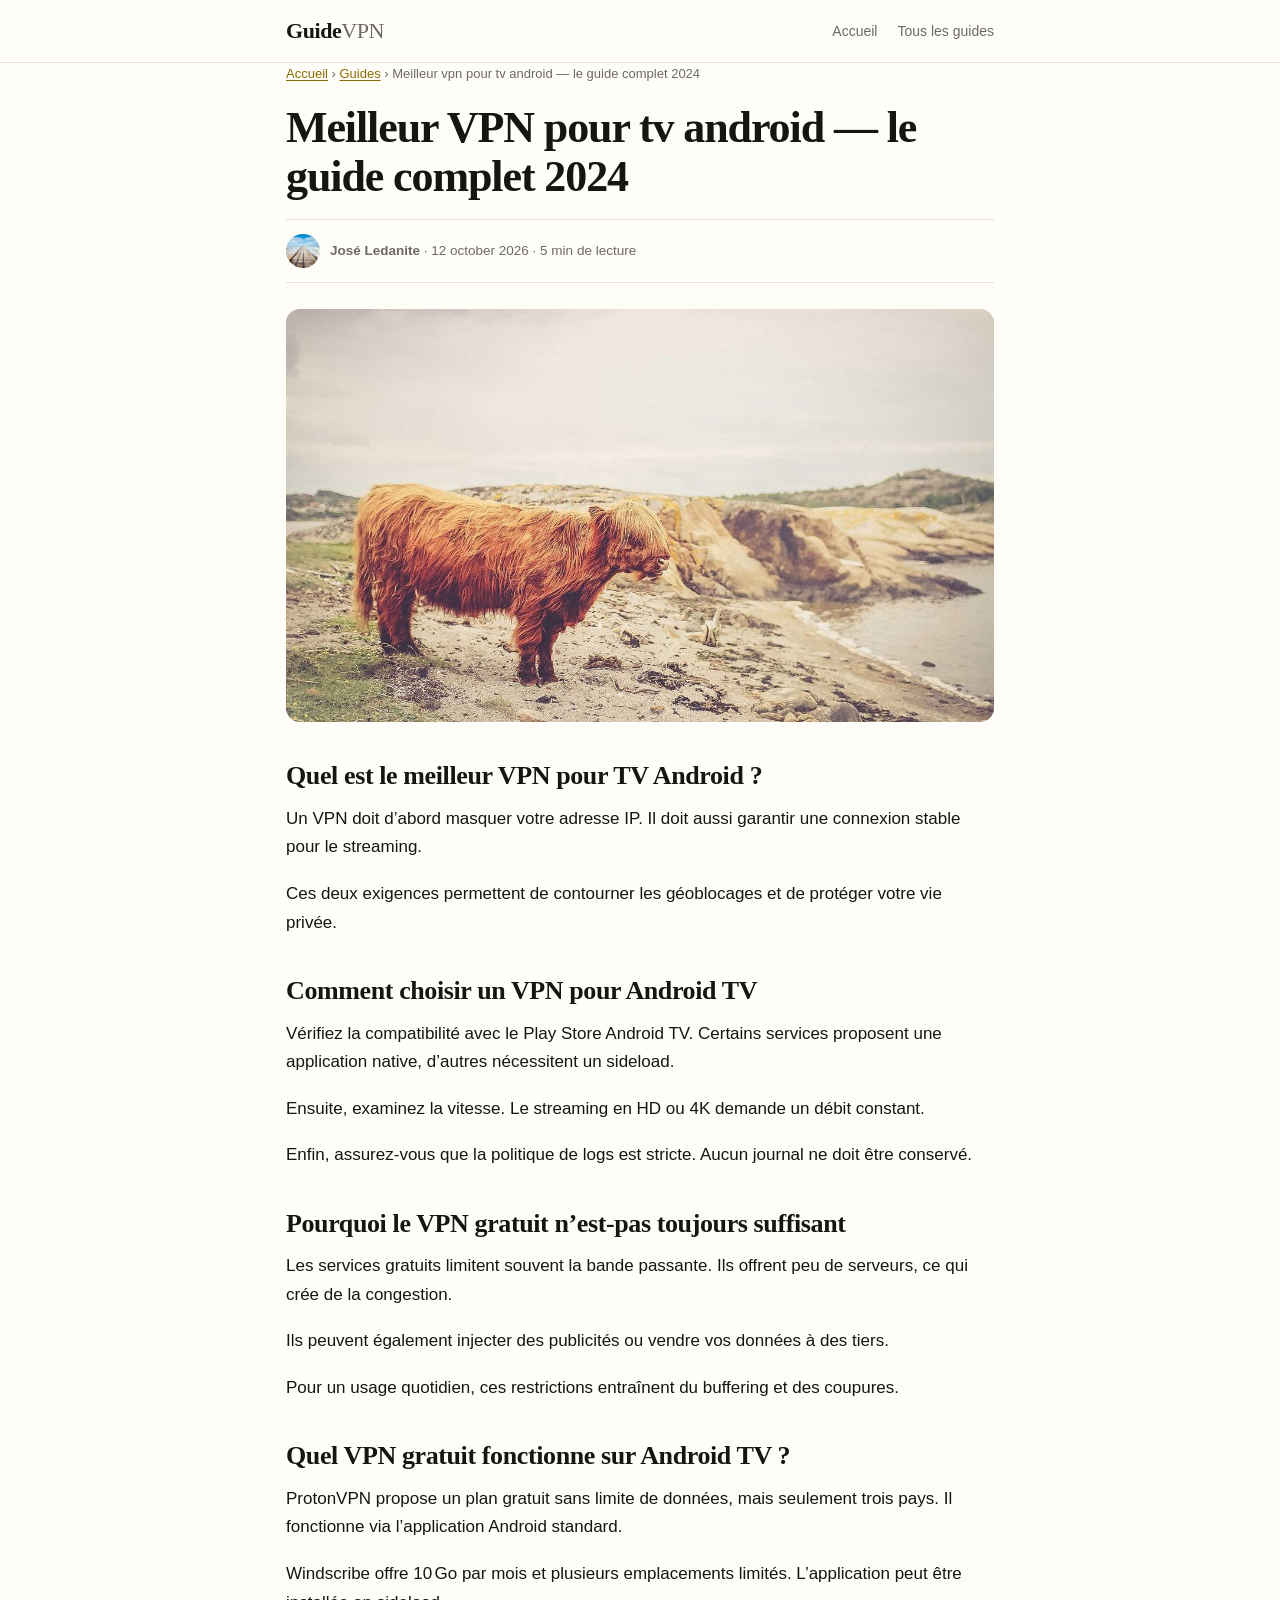
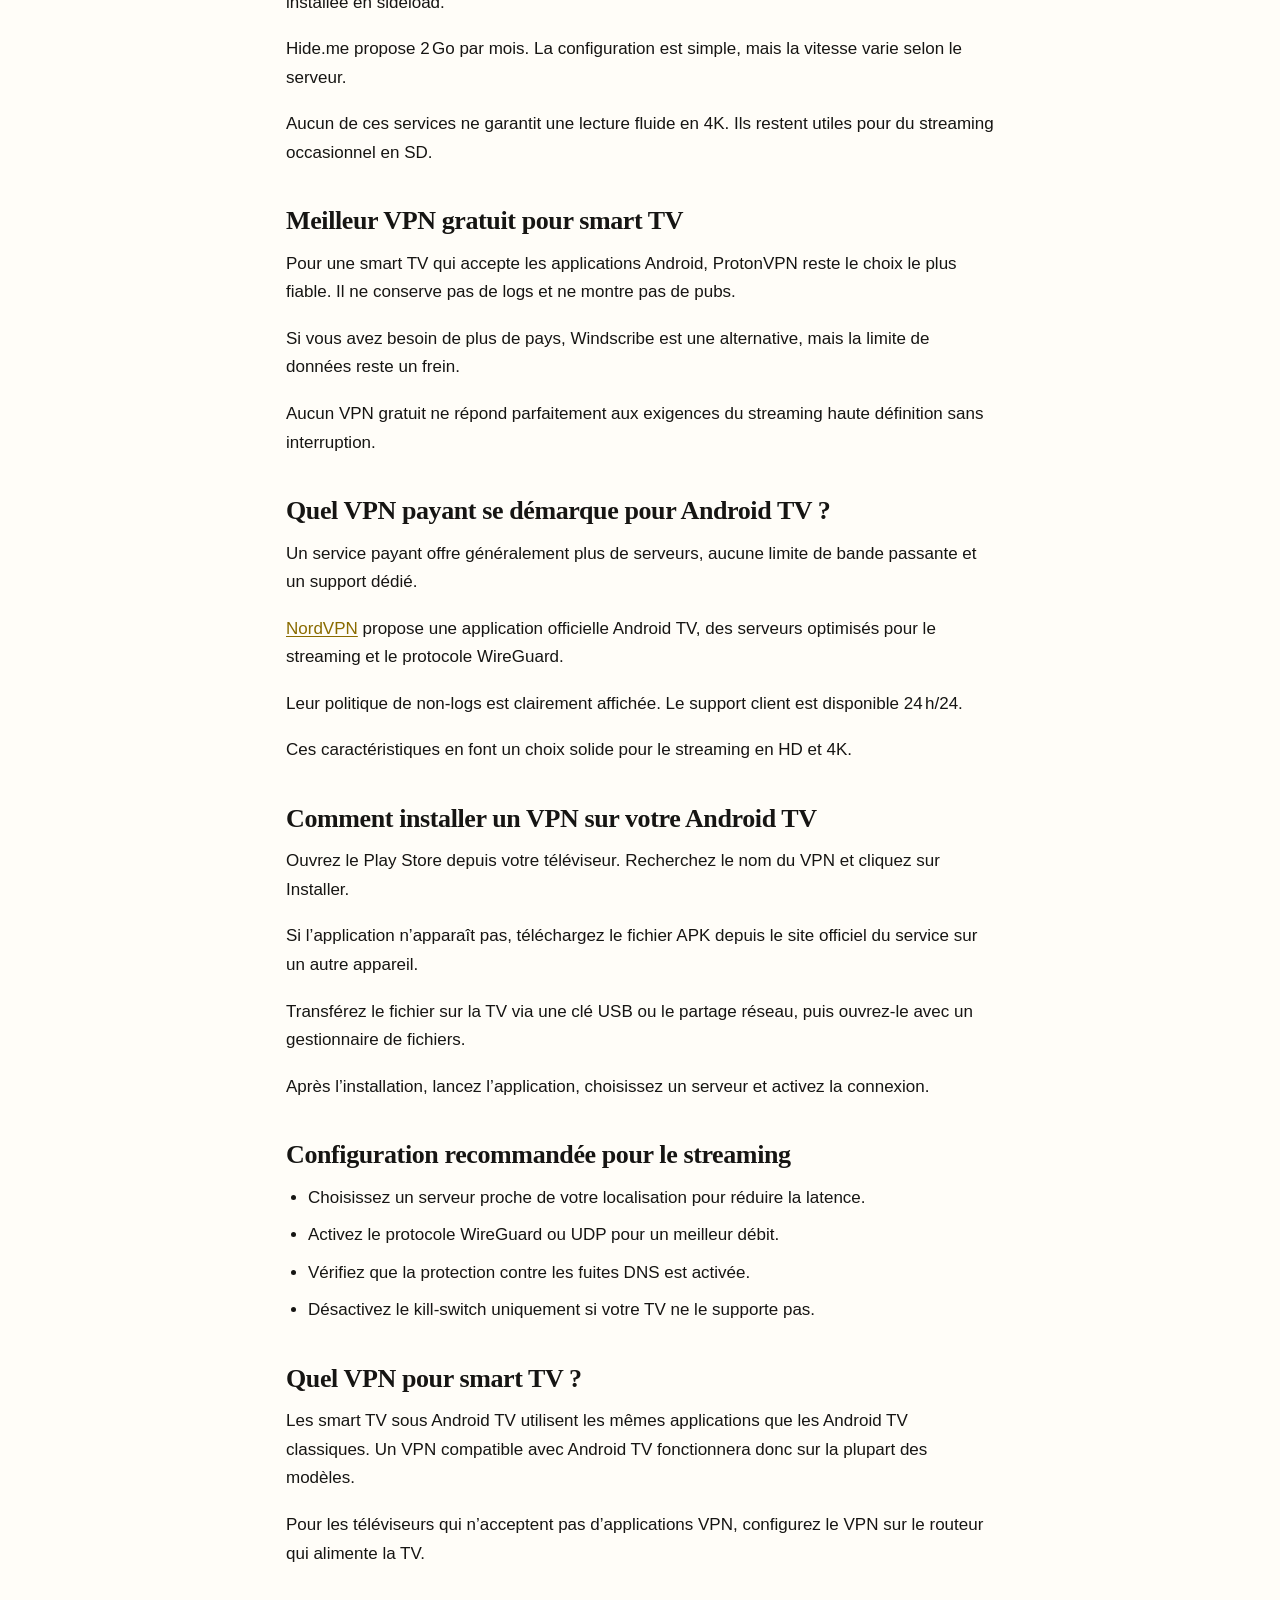
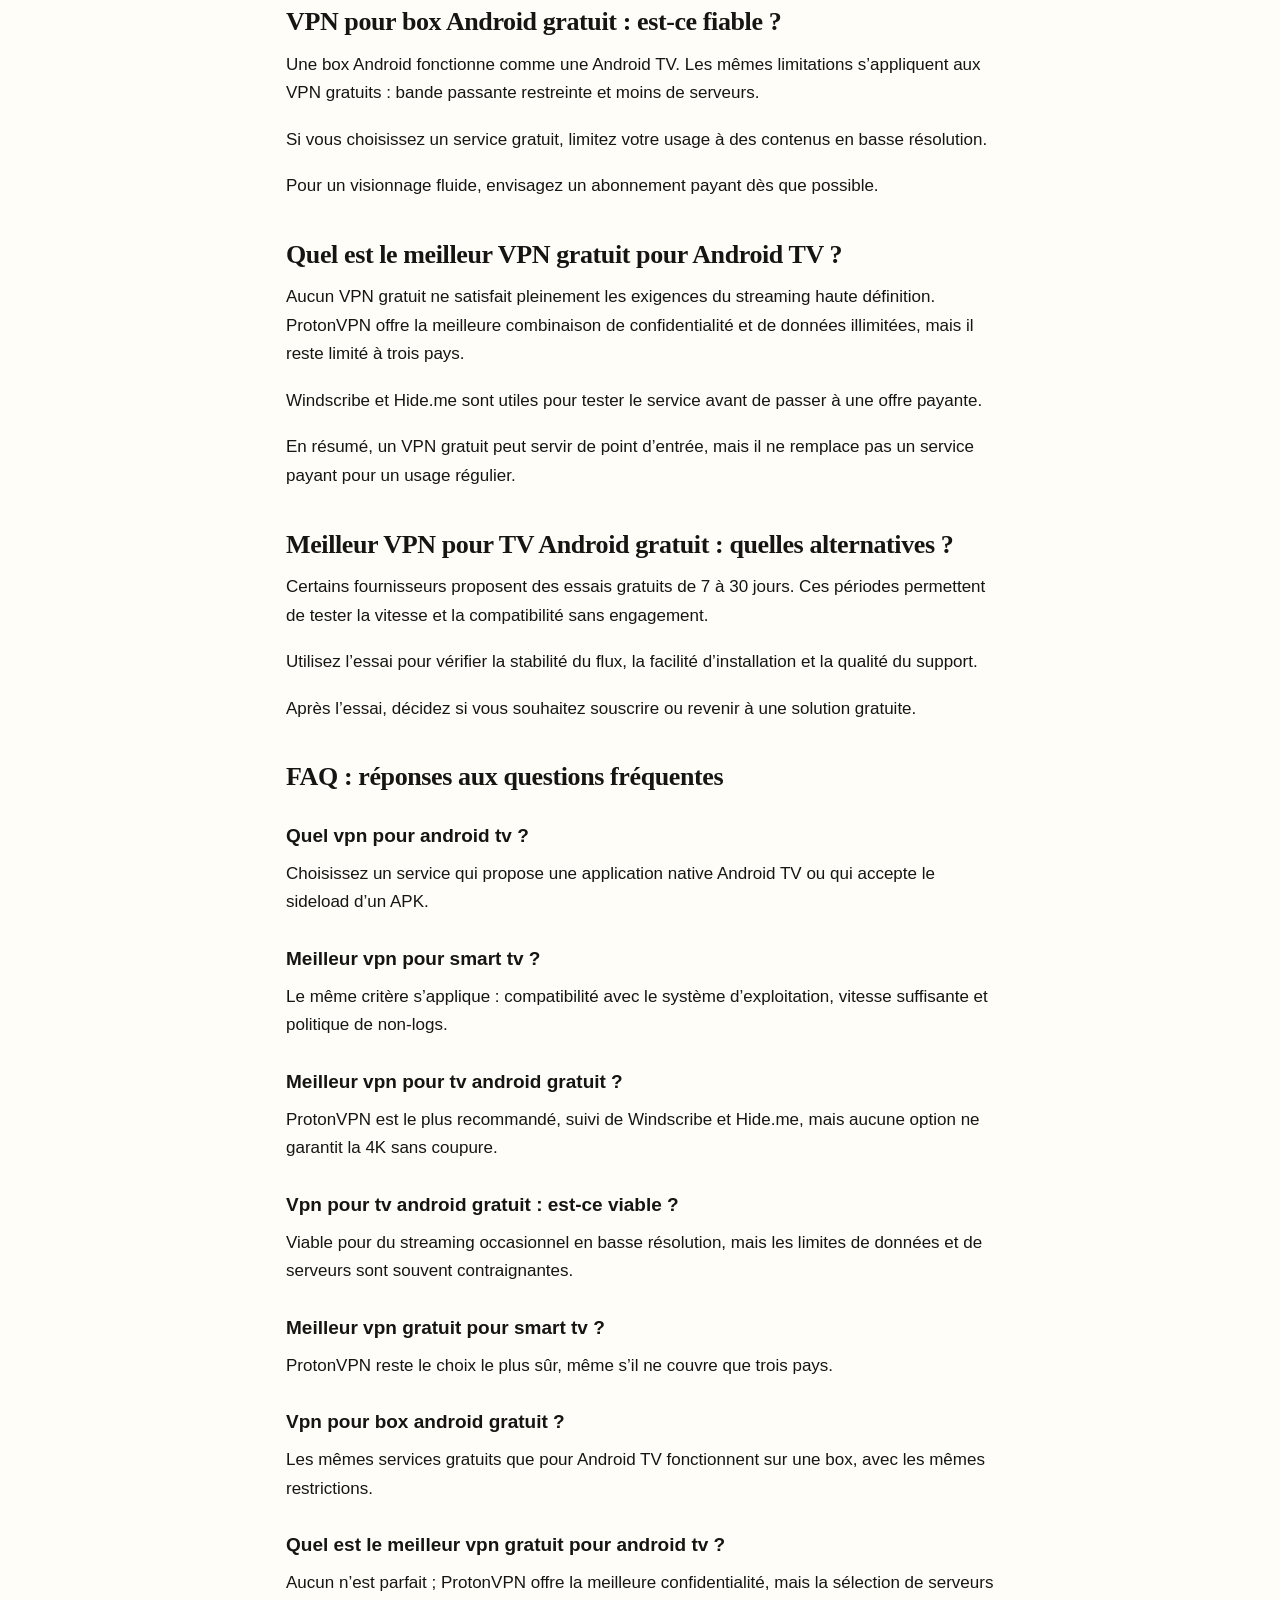
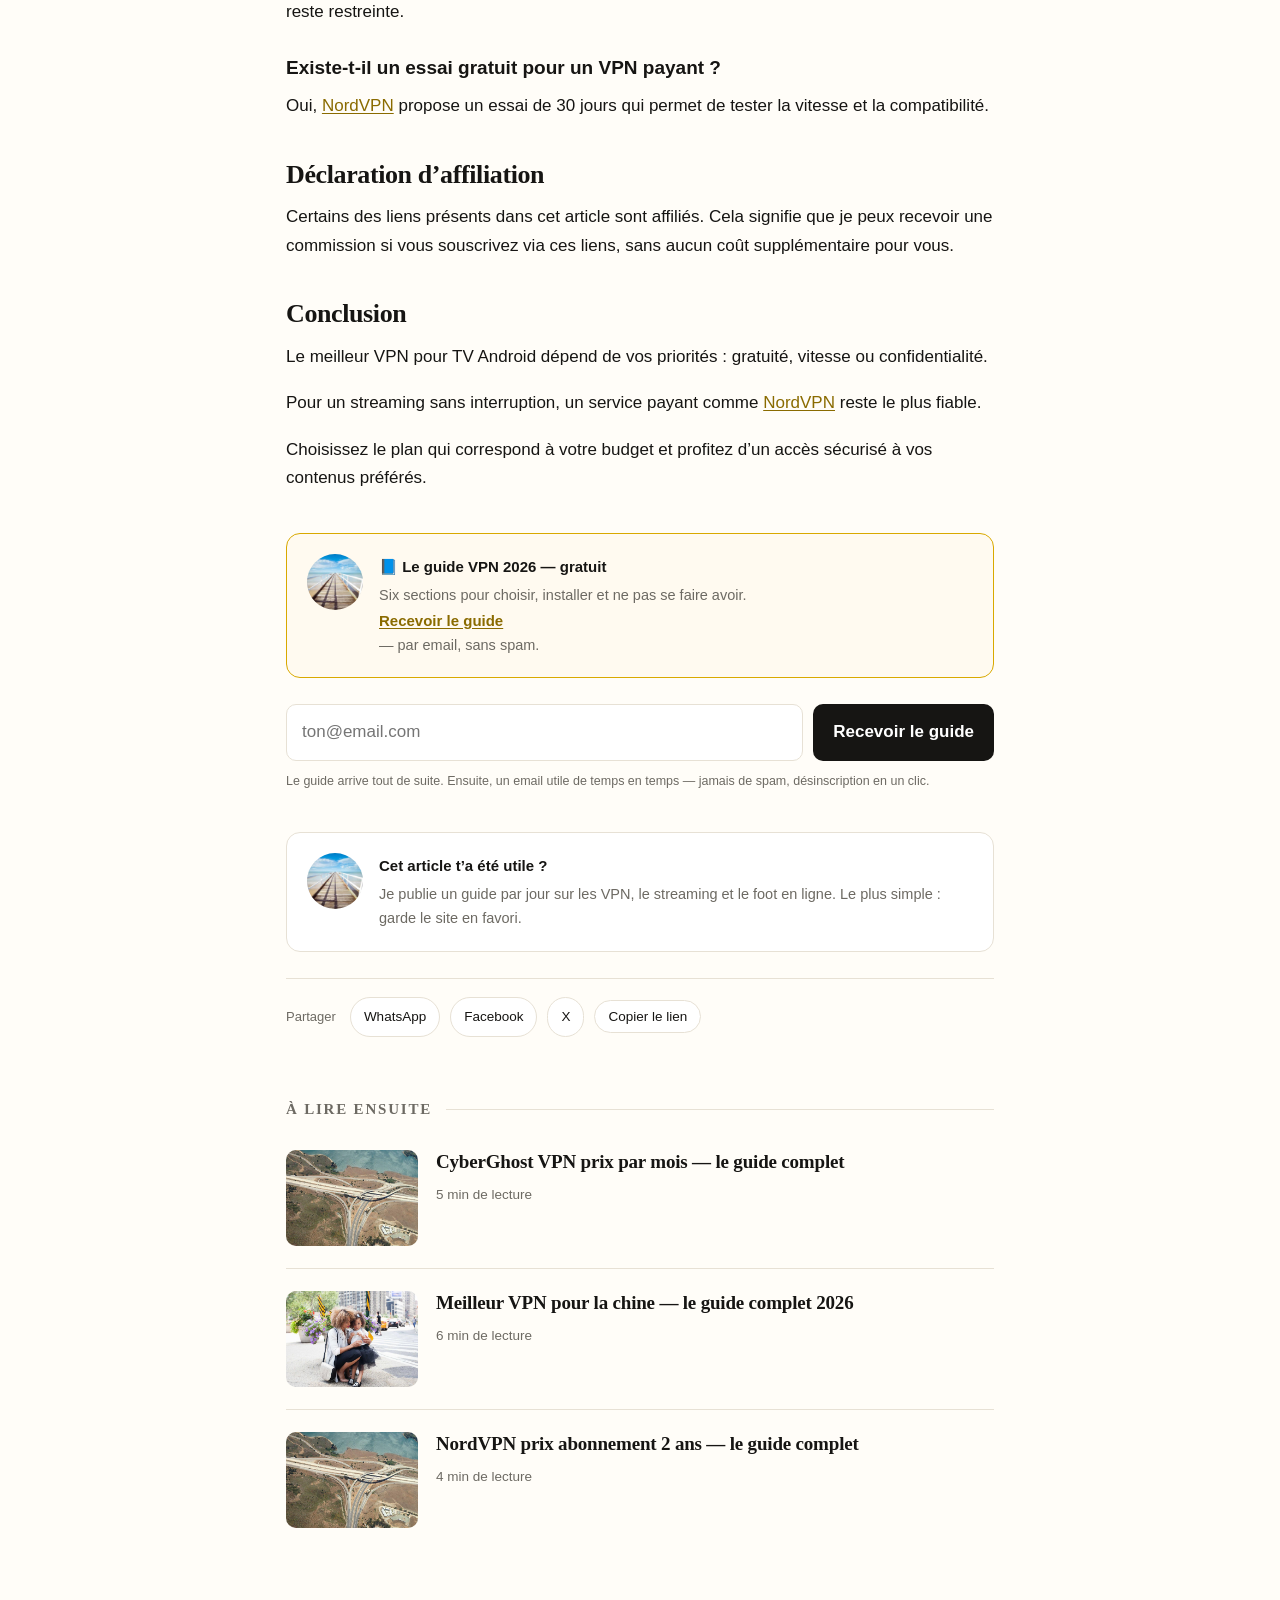
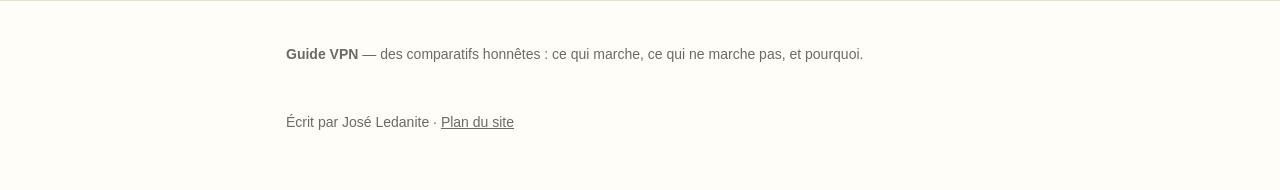
<file: publication-static/guides/meilleur-vpn-pour-tv-android-le-guide-complet-2024/index.html>
<!doctype html><html lang="fr"><head><meta charset="utf-8">
<meta name="viewport" content="width=device-width,initial-scale=1">
<meta name="google-site-verification" content="_xgT2NROIIzNXS7Iw1Mv0V15aetbsBWr-EBJqHR9nus">
<title>Meilleur vpn pour tv android — le guide complet 2024</title>
<meta name="description" content="meilleur vpn pour tv android : compare les options gratuites et payantes, découvre les critères essentiels et les réponses aux questions fréquentes.">
<link rel="manifest" href="/manifeste.json">
<meta name="theme-color" content="#fffdf8">
<meta name="mobile-web-app-capable" content="yes">
<link rel="apple-touch-icon" href="/icone-apple-180.png">
<link rel="icon" type="image/png" href="/icone-192.png">
<style>:root{
  --ink:#161513; --muted:#6d6a63; --line:#e7e1d5; --bg:#fffdf8; --card:#ffffff;
  --accent:#d9a900; --accent-soft:#fff4cc;
}
*{box-sizing:border-box}
html{-webkit-text-size-adjust:100%}
body{margin:0;background:var(--bg);color:var(--ink);
  font:17px/1.68 -apple-system,BlinkMacSystemFont,"Segoe UI",Roboto,"Helvetica Neue",Arial,sans-serif}
img{max-width:100%;display:block}
a{color:var(--ink)}
.wrap{max-width:748px;margin:0 auto;padding:0 20px}

/* ── en-tête ───────────────────────────────────────────── */
header.site{position:sticky;top:0;z-index:10;background:rgba(255,253,248,.92);
  backdrop-filter:blur(10px);border-bottom:1px solid var(--line)}
header.site .wrap{display:flex;align-items:center;justify-content:space-between;height:62px}
.marque{font-family:Georgia,"Times New Roman",serif;font-size:22px;font-weight:700;
  letter-spacing:-.02em;text-decoration:none}
.marque span{color:var(--muted);font-weight:400}
header.site nav a{color:var(--muted);text-decoration:none;font-size:14px;margin-left:20px}
header.site nav a:hover{color:var(--ink)}

/* ── une du blog ───────────────────────────────────────── */
.une{display:block;text-decoration:none;margin:34px 0 10px}
.une .visuel{position:relative;border-radius:14px;overflow:hidden;background:#efe9dc;aspect-ratio:16/9}
.une .visuel img{width:100%;height:100%;object-fit:cover}
.etiquette{display:inline-block;background:var(--accent-soft);color:#6b5200;font-size:12px;
  font-weight:700;letter-spacing:.08em;text-transform:uppercase;padding:6px 10px;border-radius:999px}
.une h2{font-family:Georgia,"Times New Roman",serif;font-size:clamp(26px,6vw,38px);line-height:1.15;
  letter-spacing:-.02em;margin:14px 0 8px}
.une p{color:var(--muted);margin:0 0 10px}
.meta{font-size:13.5px;color:var(--muted)}
.meta b{color:var(--ink);font-weight:600}

/* ── liste des articles ────────────────────────────────── */
.titre-section{display:flex;align-items:center;gap:14px;margin:42px 0 6px}
.titre-section h2{font-family:Georgia,serif;font-size:15px;letter-spacing:.12em;text-transform:uppercase;
  color:var(--muted);font-weight:700;margin:0;white-space:nowrap}
.titre-section i{flex:1;height:1px;background:var(--line)}
.liste{display:flex;flex-direction:column}
.carte{display:flex;gap:18px;padding:22px 0;border-bottom:1px solid var(--line);text-decoration:none}
.carte:last-child{border-bottom:0}
.carte .vignette{flex:0 0 132px;height:96px;border-radius:10px;overflow:hidden;background:#efe9dc}
.carte .vignette img{width:100%;height:100%;object-fit:cover}
.carte h3{font-family:Georgia,serif;font-size:19px;line-height:1.25;margin:0 0 6px;letter-spacing:-.01em}
.carte p{color:var(--muted);font-size:14.5px;margin:0 0 8px;display:-webkit-box;
  -webkit-line-clamp:2;-webkit-box-orient:vertical;overflow:hidden}
.carte:hover h3{text-decoration:underline;text-underline-offset:3px}

/* ── article ───────────────────────────────────────────── */
.fil{font-size:13px;color:var(--muted);margin:22px 0 0}
.fil a{color:var(--muted);text-decoration:none}
.article h1{font-family:Georgia,"Times New Roman",serif;font-size:clamp(29px,7vw,44px);
  line-height:1.12;letter-spacing:-.025em;margin:14px 0 12px}
.article .chapeau{font-size:19.5px;line-height:1.5;color:#3d3a35;margin:0 0 18px}
.article .entete-meta{display:flex;align-items:center;gap:10px;padding:14px 0;border-top:1px solid var(--line);
  border-bottom:1px solid var(--line);margin-bottom:26px}
.article .entete-meta img{width:34px;height:34px;border-radius:50%;object-fit:cover}
.article .entete-meta span{font-size:13.5px;color:var(--muted)}
.article .hero{border-radius:14px;overflow:hidden;margin:0 0 30px;background:#efe9dc}
.article .hero img{width:100%;height:auto}
.article h2{font-family:Georgia,serif;font-size:26px;line-height:1.25;letter-spacing:-.015em;margin:38px 0 12px}
.article h3{font-size:19px;margin:26px 0 8px}
.article p{margin:0 0 18px}
.article ul,.article ol{margin:0 0 20px;padding-left:22px}
.article li{margin:0 0 9px}
.article a.lien-affilie,.article a{color:#8a6b00;text-decoration:underline;text-underline-offset:2px}
.article .divulgation{background:#f6f2e6;border-left:3px solid var(--accent);padding:14px 16px;
  font-size:14px;color:#4a463d;border-radius:0 8px 8px 0;margin:0 0 24px}
.article blockquote{margin:26px 0;padding:4px 0 4px 20px;border-left:3px solid var(--line);
  font-family:Georgia,serif;font-size:20px;color:#3d3a35}
.article table{width:100%;border-collapse:collapse;margin:0 0 22px;font-size:15px}
.article th,.article td{text-align:left;padding:9px 10px;border-bottom:1px solid var(--line)}

/* ── encart auteur / partage ───────────────────────────── */
.encart{display:flex;gap:16px;align-items:flex-start;background:var(--card);border:1px solid var(--line);
  border-radius:14px;padding:20px;margin:40px 0 26px}
.encart img{width:56px;height:56px;border-radius:50%;object-fit:cover;flex:0 0 auto}
.encart b{display:block;font-size:15px}
.encart p{font-size:14.5px;color:var(--muted);margin:4px 0 0}
.partage{display:flex;align-items:center;gap:10px;flex-wrap:wrap;padding:18px 0;border-top:1px solid var(--line)}
.partage span{font-size:13px;color:var(--muted);margin-right:4px}
.partage a,.partage button{font-size:13.5px;text-decoration:none;color:var(--ink);border:1px solid var(--line);
  background:var(--card);padding:8px 13px;border-radius:999px;cursor:pointer;font-family:inherit}
.partage a:hover,.partage button:hover{border-color:var(--ink)}

/* ── pied ──────────────────────────────────────────────── */
footer.pied{margin-top:50px;border-top:1px solid var(--line);padding:28px 0 42px;
  font-size:14px;color:var(--muted)}
footer.pied .wrap{display:flex;justify-content:space-between;gap:16px;flex-wrap:wrap}
footer.pied a{color:var(--muted)}


/* ── couverture 3D du livre blanc ──────────────────────── */
.ebook{perspective:1100px;display:flex;justify-content:center;margin:14px 0 30px}
.ebook .livre{position:relative;width:212px;height:292px;padding:22px 18px 18px;
  transform:rotateY(-21deg) rotateX(4deg);transform-style:preserve-3d;
  background:linear-gradient(135deg,#0f2b46 0%,#1e5f8a 52%,#0b1f33 100%);
  color:#fff;border-radius:3px 8px 8px 3px;
  box-shadow:26px 24px 44px -18px rgba(10,25,40,.55), 0 2px 0 rgba(255,255,255,.15) inset;
  display:flex;flex-direction:column;justify-content:space-between}
.ebook .livre::before{content:"";position:absolute;left:0;top:0;bottom:0;width:15px;
  background:linear-gradient(90deg,rgba(0,0,0,.5),rgba(255,255,255,.14));border-radius:3px 0 0 3px}
.ebook .livre::after{content:"";position:absolute;right:-7px;top:4px;bottom:4px;width:7px;
  background:linear-gradient(90deg,#e8eef5,#c9d3de);transform:rotateY(90deg);transform-origin:left}
.ebook .haut small{font-size:10.5px;letter-spacing:.16em;text-transform:uppercase;opacity:.8}
.ebook .haut h3{font-family:Georgia,serif;font-size:24px;line-height:1.14;margin:10px 0 0;letter-spacing:-.02em}
.ebook .bas{font-size:11.5px;opacity:.85;border-top:1px solid rgba(255,255,255,.25);padding-top:9px}
.ebook .badge-3d{position:absolute;top:10px;right:10px}

/* ── formulaire de capture ─────────────────────────────── */
.capture{display:flex;gap:10px;flex-wrap:wrap;margin:6px 0 10px}
.capture input[type=email]{flex:1 1 220px;padding:13px 15px;border:1px solid var(--line);
  border-radius:10px;font:inherit;background:#fff}
.capture input[type=email]:focus{outline:2px solid var(--accent);outline-offset:1px}
.capture button{flex:0 0 auto;padding:13px 20px;border:0;border-radius:10px;cursor:pointer;
  background:var(--ink);color:#fff;font:inherit;font-weight:600}
.capture button:hover{background:#000}
.capture-note{font-size:12.5px;color:var(--muted);margin:0 0 22px}

@media (max-width:520px){
  .carte{gap:14px}
  .carte .vignette{flex-basis:96px;height:80px}
  .carte h3{font-size:17px}
  .carte p{display:none}
}
</style></head><body>
<header class="site"><div class="wrap">
<a class="marque" href="/">Guide<span>VPN</span></a>
<nav><a href="/">Accueil</a><a href="/guides/">Tous les guides</a></nav>
</div></header>
<main class="wrap"><div class="article"><p class="fil"><a href="/">Accueil</a> › <a href="/guides/">Guides</a> › Meilleur vpn pour tv android — le guide complet 2024</p><h1>Meilleur VPN pour tv android — le guide complet 2024</h1><p class="chapeau"></p><div class="entete-meta"><img src="/img/auteur.jpg" alt="José Ledanite" width="34" height="34"><span><b>José Ledanite</b> · 12 october 2026 · 5 min de lecture</span></div><div class="hero"><img src="/img/p7.jpg" alt="Meilleur vpn pour tv android — le guide complet 2024" width="1200" height="675"></div><h2>Quel est le meilleur VPN pour TV Android ?</h2>
<p>Un VPN doit d’abord masquer votre adresse IP. Il doit aussi garantir une connexion stable pour le streaming.</p>
<p>Ces deux exigences permettent de contourner les géoblocages et de protéger votre vie privée.</p>
<h2>Comment choisir un VPN pour Android TV</h2>
<p>Vérifiez la compatibilité avec le Play Store Android TV. Certains services proposent une application native, d’autres nécessitent un sideload.</p>
<p>Ensuite, examinez la vitesse. Le streaming en HD ou 4K demande un débit constant.</p>
<p>Enfin, assurez‑vous que la politique de logs est stricte. Aucun journal ne doit être conservé.</p>
<h2>Pourquoi le VPN gratuit n’est‑pas toujours suffisant</h2>
<p>Les services gratuits limitent souvent la bande passante. Ils offrent peu de serveurs, ce qui crée de la congestion.</p>
<p>Ils peuvent également injecter des publicités ou vendre vos données à des tiers.</p>
<p>Pour un usage quotidien, ces restrictions entraînent du buffering et des coupures.</p>
<h2>Quel VPN gratuit fonctionne sur Android TV ?</h2>
<p>ProtonVPN propose un plan gratuit sans limite de données, mais seulement trois pays. Il fonctionne via l’application Android standard.</p>
<p>Windscribe offre 10 Go par mois et plusieurs emplacements limités. L’application peut être installée en sideload.</p>
<p>Hide.me propose 2 Go par mois. La configuration est simple, mais la vitesse varie selon le serveur.</p>
<p>Aucun de ces services ne garantit une lecture fluide en 4K. Ils restent utiles pour du streaming occasionnel en SD.</p>
<h2>Meilleur VPN gratuit pour smart TV</h2>
<p>Pour une smart TV qui accepte les applications Android, ProtonVPN reste le choix le plus fiable. Il ne conserve pas de logs et ne montre pas de pubs.</p>
<p>Si vous avez besoin de plus de pays, Windscribe est une alternative, mais la limite de données reste un frein.</p>
<p>Aucun VPN gratuit ne répond parfaitement aux exigences du streaming haute définition sans interruption.</p>
<h2>Quel VPN payant se démarque pour Android TV ?</h2>
<p>Un service payant offre généralement plus de serveurs, aucune limite de bande passante et un support dédié.</p>
<p><a href="https://nordvpn.com/" rel="nofollow sponsored">NordVPN</a> propose une application officielle Android TV, des serveurs optimisés pour le streaming et le protocole WireGuard.</p>
<p>Leur politique de non‑logs est clairement affichée. Le support client est disponible 24 h/24.</p>
<p>Ces caractéristiques en font un choix solide pour le streaming en HD et 4K.</p>
<h2>Comment installer un VPN sur votre Android TV</h2>
<p>Ouvrez le Play Store depuis votre téléviseur. Recherchez le nom du VPN et cliquez sur Installer.</p>
<p>Si l’application n’apparaît pas, téléchargez le fichier APK depuis le site officiel du service sur un autre appareil.</p>
<p>Transférez le fichier sur la TV via une clé USB ou le partage réseau, puis ouvrez‑le avec un gestionnaire de fichiers.</p>
<p>Après l’installation, lancez l’application, choisissez un serveur et activez la connexion.</p>
<h2>Configuration recommandée pour le streaming</h2>
<ul>
  <li>Choisissez un serveur proche de votre localisation pour réduire la latence.</li>
  <li>Activez le protocole WireGuard ou UDP pour un meilleur débit.</li>
  <li>Vérifiez que la protection contre les fuites DNS est activée.</li>
  <li>Désactivez le kill‑switch uniquement si votre TV ne le supporte pas.</li>
</ul>
<h2>Quel VPN pour smart TV ?</h2>
<p>Les smart TV sous Android TV utilisent les mêmes applications que les Android TV classiques. Un VPN compatible avec Android TV fonctionnera donc sur la plupart des modèles.</p>
<p>Pour les téléviseurs qui n’acceptent pas d’applications VPN, configurez le VPN sur le routeur qui alimente la TV.</p>
<h2>VPN pour box Android gratuit : est‑ce fiable ?</h2>
<p>Une box Android fonctionne comme une Android TV. Les mêmes limitations s’appliquent aux VPN gratuits : bande passante restreinte et moins de serveurs.</p>
<p>Si vous choisissez un service gratuit, limitez votre usage à des contenus en basse résolution.</p>
<p>Pour un visionnage fluide, envisagez un abonnement payant dès que possible.</p>
<h2>Quel est le meilleur VPN gratuit pour Android TV ?</h2>
<p>Aucun VPN gratuit ne satisfait pleinement les exigences du streaming haute définition. ProtonVPN offre la meilleure combinaison de confidentialité et de données illimitées, mais il reste limité à trois pays.</p>
<p>Windscribe et Hide.me sont utiles pour tester le service avant de passer à une offre payante.</p>
<p>En résumé, un VPN gratuit peut servir de point d’entrée, mais il ne remplace pas un service payant pour un usage régulier.</p>
<h2>Meilleur VPN pour TV Android gratuit : quelles alternatives ?</h2>
<p>Certains fournisseurs proposent des essais gratuits de 7 à 30 jours. Ces périodes permettent de tester la vitesse et la compatibilité sans engagement.</p>
<p>Utilisez l’essai pour vérifier la stabilité du flux, la facilité d’installation et la qualité du support.</p>
<p>Après l’essai, décidez si vous souhaitez souscrire ou revenir à une solution gratuite.</p>
<h2>FAQ : réponses aux questions fréquentes</h2>
<h3>Quel vpn pour android tv ?</h3>
<p>Choisissez un service qui propose une application native Android TV ou qui accepte le sideload d’un APK.</p>
<h3>Meilleur vpn pour smart tv ?</h3>
<p>Le même critère s’applique : compatibilité avec le système d’exploitation, vitesse suffisante et politique de non‑logs.</p>
<h3>Meilleur vpn pour tv android gratuit ?</h3>
<p>ProtonVPN est le plus recommandé, suivi de Windscribe et Hide.me, mais aucune option ne garantit la 4K sans coupure.</p>
<h3>Vpn pour tv android gratuit : est‑ce viable ?</h3>
<p>Viable pour du streaming occasionnel en basse résolution, mais les limites de données et de serveurs sont souvent contraignantes.</p>
<h3>Meilleur vpn gratuit pour smart tv ?</h3>
<p>ProtonVPN reste le choix le plus sûr, même s’il ne couvre que trois pays.</p>
<h3>Vpn pour box android gratuit ?</h3>
<p>Les mêmes services gratuits que pour Android TV fonctionnent sur une box, avec les mêmes restrictions.</p>
<h3>Quel est le meilleur vpn gratuit pour android tv ?</h3>
<p>Aucun n’est parfait ; ProtonVPN offre la meilleure confidentialité, mais la sélection de serveurs reste restreinte.</p>
<h3>Existe‑t‑il un essai gratuit pour un VPN payant ?</h3>
<p>Oui, <a href="https://nordvpn.com/" rel="nofollow sponsored">NordVPN</a> propose un essai de 30 jours qui permet de tester la vitesse et la compatibilité.</p>
<h2>Déclaration d’affiliation</h2>
<p>Certains des liens présents dans cet article sont affiliés. Cela signifie que je peux recevoir une commission si vous souscrivez via ces liens, sans aucun coût supplémentaire pour vous.</p>
<h2>Conclusion</h2>
<p>Le meilleur VPN pour TV Android dépend de vos priorités : gratuité, vitesse ou confidentialité.</p>
<p>Pour un streaming sans interruption, un service payant comme <a href="https://nordvpn.com/" rel="nofollow sponsored">NordVPN</a> reste le plus fiable.</p>
<p>Choisissez le plan qui correspond à votre budget et profitez d’un accès sécurisé à vos contenus préférés.</p><div class="encart" style="border-color:#d9a900;background:#fffaf0"><img src="/img/auteur.jpg" alt="" width="56" height="56"><div><b>📘 Le guide VPN 2026 — gratuit</b><p>Six sections pour choisir, installer et ne pas se faire avoir. <a href="/livre-blanc/"><b>Recevoir le guide</b></a> — par email, sans spam.</p></div></div>
<form class="capture" action="https://formsubmit.co/chrismotivation21@gmail.com" method="POST">
  <input type="hidden" name="_subject" value="Nouvelle inscription — Guide VPN">
  <input type="hidden" name="_captcha" value="false">
  <input type="hidden" name="_template" value="table">
  <input type="hidden" name="_next" value="https://jos626.github.io/livre-blanc/merci/">
  <input type="email" name="email" required placeholder="ton@email.com" aria-label="Ton adresse email">
  <button type="submit">Recevoir le guide</button>
</form>
<p class="capture-note">Le guide arrive tout de suite. Ensuite, un email utile de temps en temps —
jamais de spam, désinscription en un clic.</p>
<div class="encart"><img src="/img/auteur.jpg" alt="José Ledanite" width="56" height="56"><div><b>Cet article t’a été utile ?</b><p>Je publie un guide par jour sur les VPN, le streaming et le foot en ligne. Le plus simple : garde le site en favori.</p></div></div><div class="partage"><span>Partager</span><a href="https://wa.me/?text=Meilleur%20vpn%20pour%20tv%20android%20%E2%80%94%20le%20guide%20complet%202024%20https%3A//jos626.github.io/guides/meilleur-vpn-pour-tv-android-le-guide-complet-2024/" rel="nofollow">WhatsApp</a><a href="https://www.facebook.com/sharer/sharer.php?u=https%3A//jos626.github.io/guides/meilleur-vpn-pour-tv-android-le-guide-complet-2024/" rel="nofollow">Facebook</a><a href="https://twitter.com/intent/tweet?text=Meilleur%20vpn%20pour%20tv%20android%20%E2%80%94%20le%20guide%20complet%202024&url=https%3A//jos626.github.io/guides/meilleur-vpn-pour-tv-android-le-guide-complet-2024/" rel="nofollow">X</a><button type="button" onclick="navigator.clipboard.writeText('https://jos626.github.io/guides/meilleur-vpn-pour-tv-android-le-guide-complet-2024/');this.textContent='Lien copié'">Copier le lien</button></div></div><div class="titre-section"><h2>À lire ensuite</h2><i></i></div><div class="liste"><a class="carte" href="/guides/cyberghost-vpn-prix-par-mois-le-guide-complet/"><div class="vignette"><img src="/img/p6.jpg" alt="" loading="lazy" width="264" height="192"></div><div><h3>CyberGhost VPN prix par mois — le guide complet</h3><span class="meta">5 min de lecture</span></div></a><a class="carte" href="/guides/meilleur-vpn-pour-la-chine-le-guide-complet-2026/"><div class="vignette"><img src="/img/p1.jpg" alt="" loading="lazy" width="264" height="192"></div><div><h3>Meilleur VPN pour la chine — le guide complet 2026</h3><span class="meta">6 min de lecture</span></div></a><a class="carte" href="/guides/nordvpn-prix-abonnement-2-ans-le-guide-complet/"><div class="vignette"><img src="/img/p6.jpg" alt="" loading="lazy" width="264" height="192"></div><div><h3>NordVPN prix abonnement 2 ans — le guide complet</h3><span class="meta">4 min de lecture</span></div></a></div></main>
<footer class="pied"><div class="wrap">
<p><b>Guide VPN</b> — des comparatifs honnêtes : ce qui marche, ce qui ne marche pas, et pourquoi.</p>
<p>Écrit par José Ledanite · <a href="/sitemap.xml">Plan du site</a></p>
</div></footer>

<script data-goatcounter="https://guide-vpn.goatcounter.com/count" async src="//gc.zgo.at/count.js"></script>
</body></html>
</file>
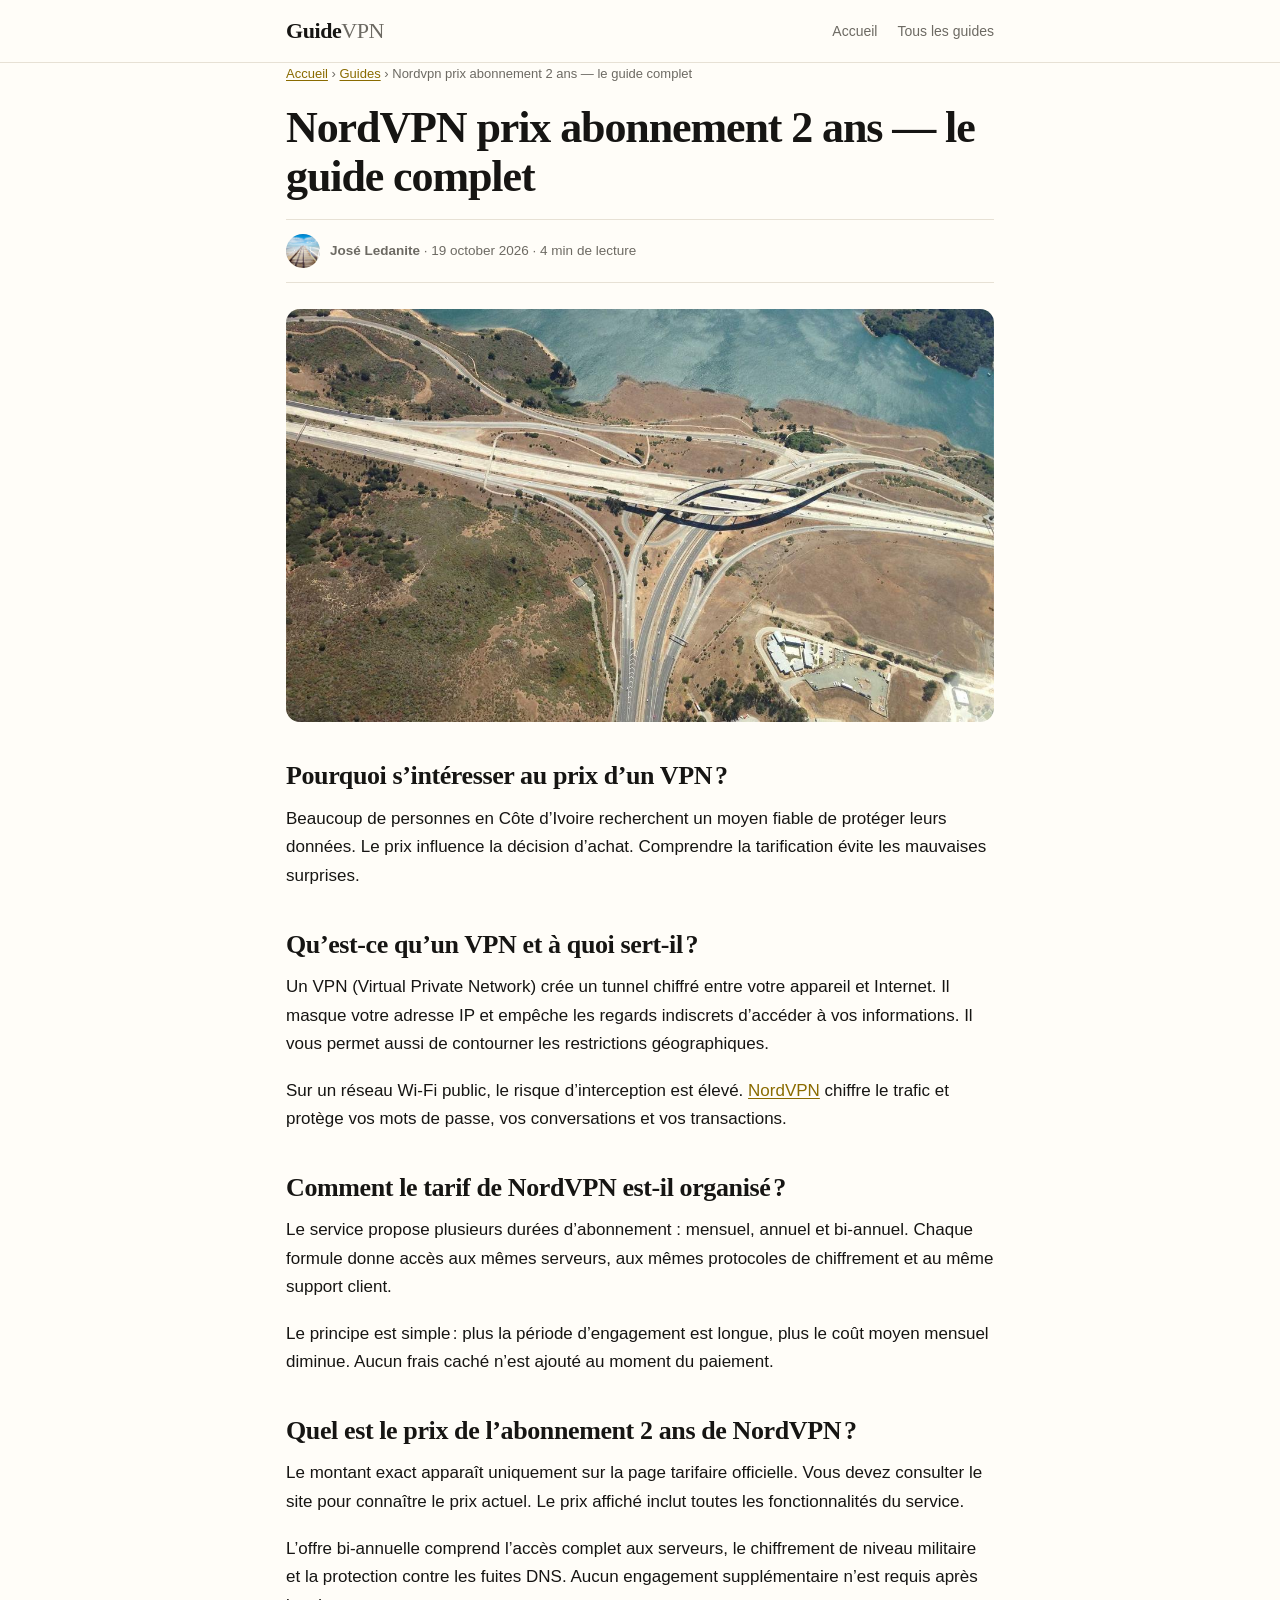
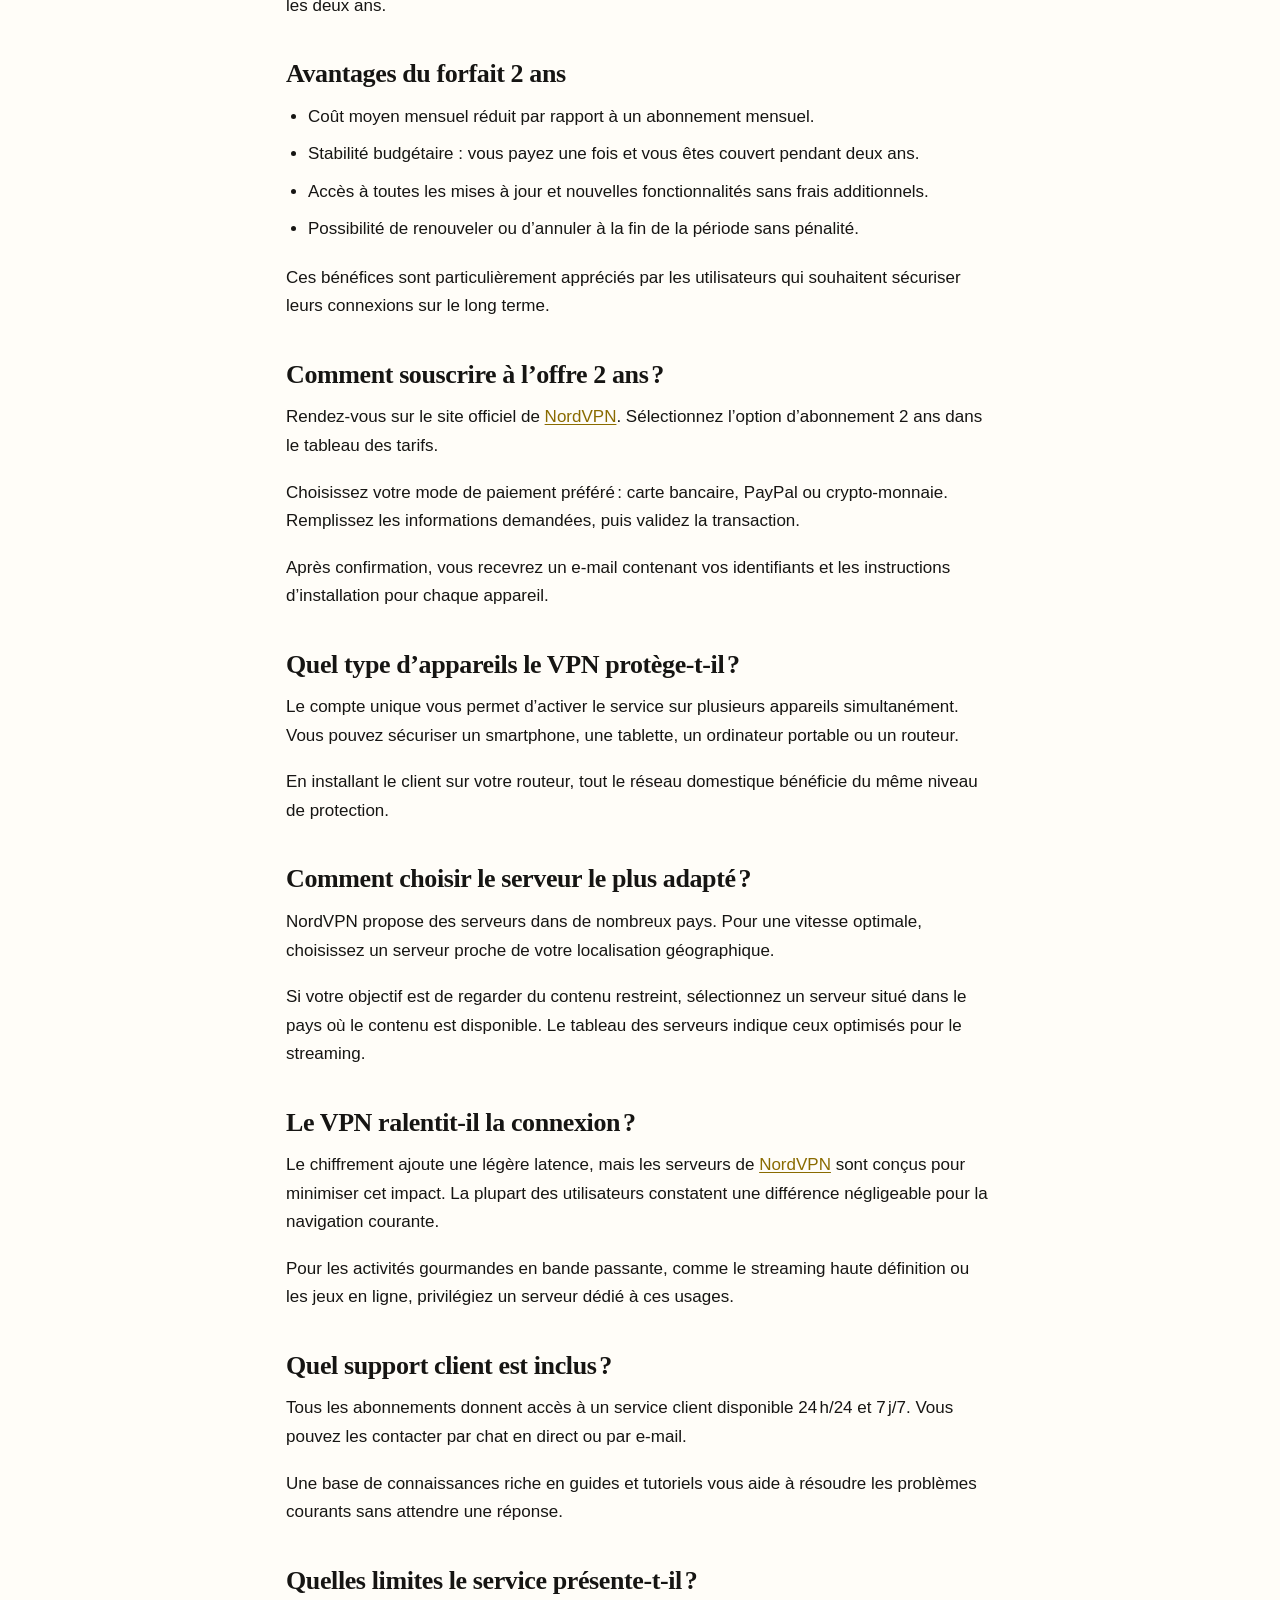
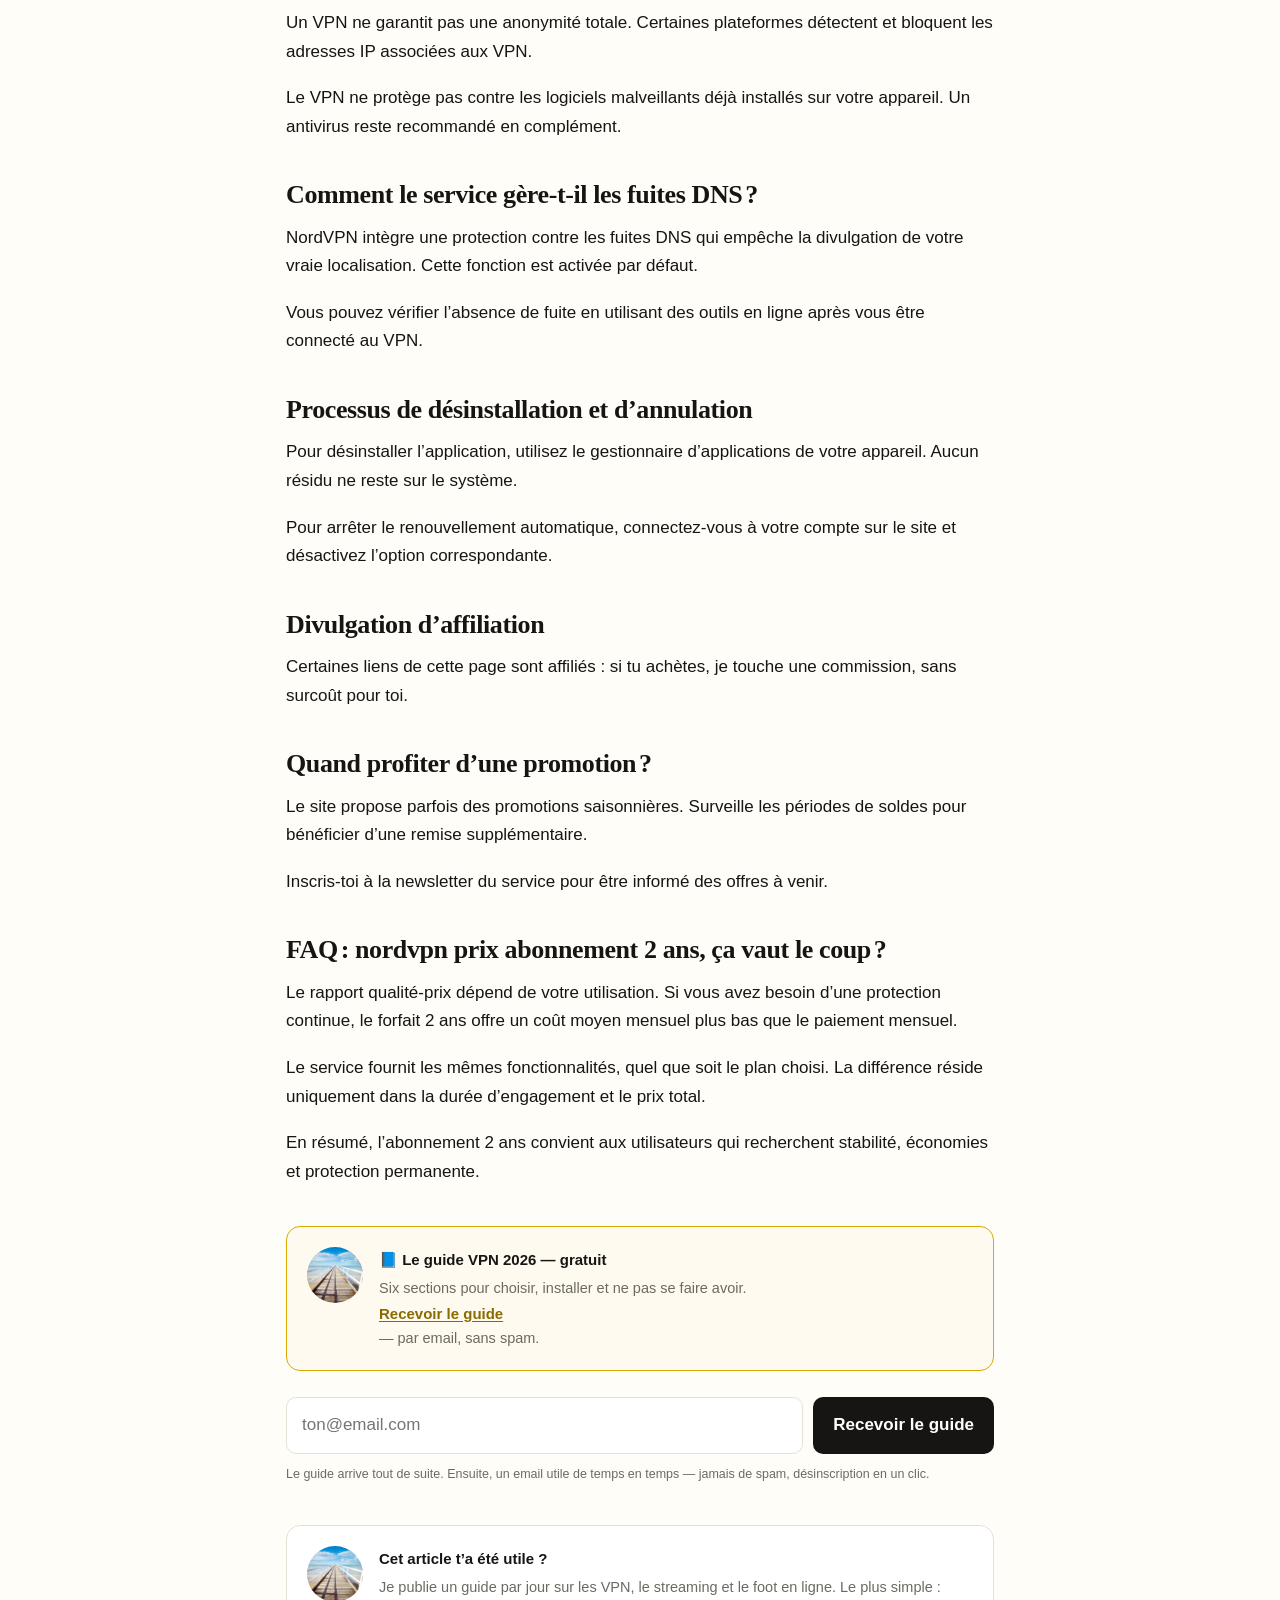
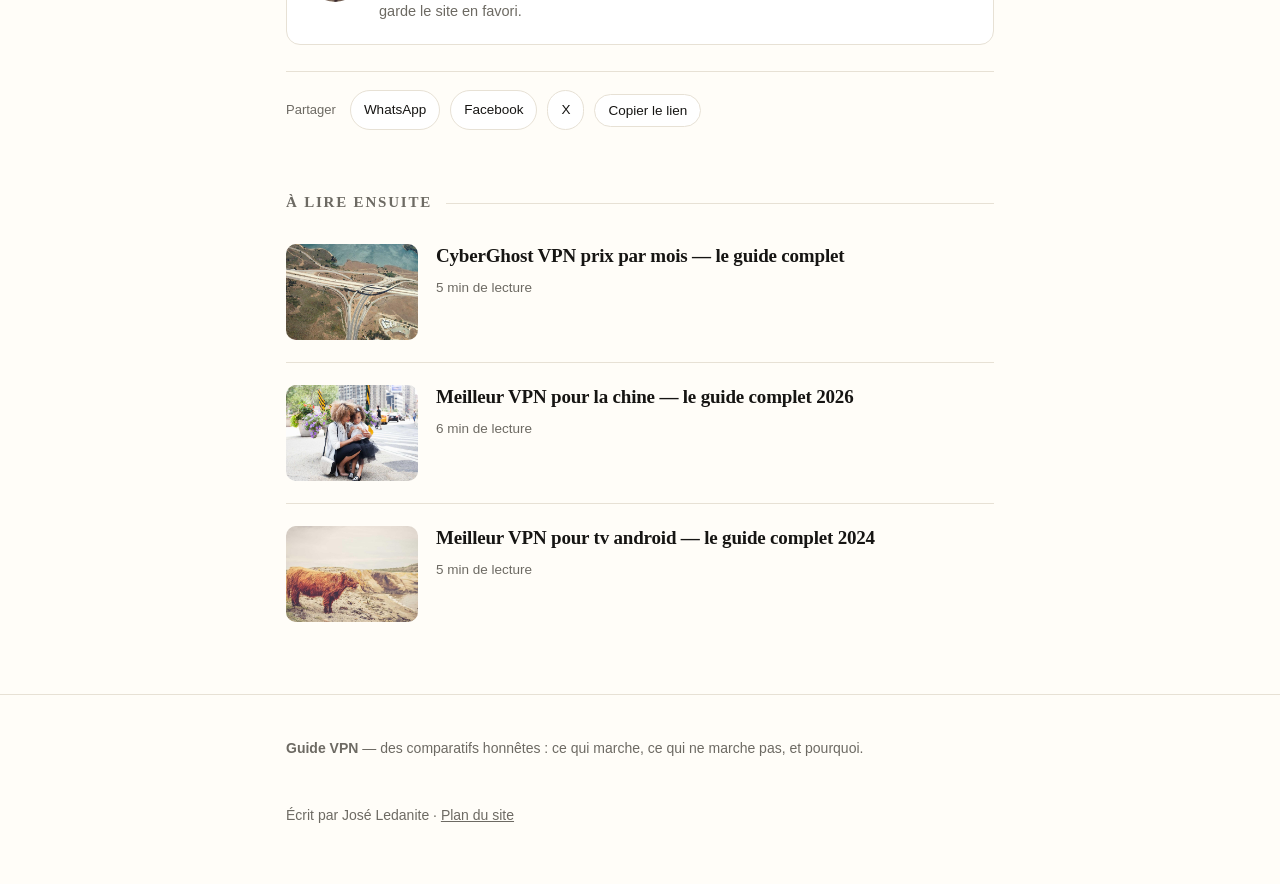
<file: publication-static/guides/nordvpn-prix-abonnement-2-ans-le-guide-complet/index.html>
<!doctype html><html lang="fr"><head><meta charset="utf-8">
<meta name="viewport" content="width=device-width,initial-scale=1">
<meta name="google-site-verification" content="_xgT2NROIIzNXS7Iw1Mv0V15aetbsBWr-EBJqHR9nus">
<title>Nordvpn prix abonnement 2 ans — le guide complet</title>
<meta name="description" content="nordvpn prix abonnement 2 ans : découvrez le tarif, les bénéfices du forfait 2 ans, comment s’abonner et sécuriser votre navigation en Côte d’Ivoire.">
<link rel="manifest" href="/manifeste.json">
<meta name="theme-color" content="#fffdf8">
<meta name="mobile-web-app-capable" content="yes">
<link rel="apple-touch-icon" href="/icone-apple-180.png">
<link rel="icon" type="image/png" href="/icone-192.png">
<style>:root{
  --ink:#161513; --muted:#6d6a63; --line:#e7e1d5; --bg:#fffdf8; --card:#ffffff;
  --accent:#d9a900; --accent-soft:#fff4cc;
}
*{box-sizing:border-box}
html{-webkit-text-size-adjust:100%}
body{margin:0;background:var(--bg);color:var(--ink);
  font:17px/1.68 -apple-system,BlinkMacSystemFont,"Segoe UI",Roboto,"Helvetica Neue",Arial,sans-serif}
img{max-width:100%;display:block}
a{color:var(--ink)}
.wrap{max-width:748px;margin:0 auto;padding:0 20px}

/* ── en-tête ───────────────────────────────────────────── */
header.site{position:sticky;top:0;z-index:10;background:rgba(255,253,248,.92);
  backdrop-filter:blur(10px);border-bottom:1px solid var(--line)}
header.site .wrap{display:flex;align-items:center;justify-content:space-between;height:62px}
.marque{font-family:Georgia,"Times New Roman",serif;font-size:22px;font-weight:700;
  letter-spacing:-.02em;text-decoration:none}
.marque span{color:var(--muted);font-weight:400}
header.site nav a{color:var(--muted);text-decoration:none;font-size:14px;margin-left:20px}
header.site nav a:hover{color:var(--ink)}

/* ── une du blog ───────────────────────────────────────── */
.une{display:block;text-decoration:none;margin:34px 0 10px}
.une .visuel{position:relative;border-radius:14px;overflow:hidden;background:#efe9dc;aspect-ratio:16/9}
.une .visuel img{width:100%;height:100%;object-fit:cover}
.etiquette{display:inline-block;background:var(--accent-soft);color:#6b5200;font-size:12px;
  font-weight:700;letter-spacing:.08em;text-transform:uppercase;padding:6px 10px;border-radius:999px}
.une h2{font-family:Georgia,"Times New Roman",serif;font-size:clamp(26px,6vw,38px);line-height:1.15;
  letter-spacing:-.02em;margin:14px 0 8px}
.une p{color:var(--muted);margin:0 0 10px}
.meta{font-size:13.5px;color:var(--muted)}
.meta b{color:var(--ink);font-weight:600}

/* ── liste des articles ────────────────────────────────── */
.titre-section{display:flex;align-items:center;gap:14px;margin:42px 0 6px}
.titre-section h2{font-family:Georgia,serif;font-size:15px;letter-spacing:.12em;text-transform:uppercase;
  color:var(--muted);font-weight:700;margin:0;white-space:nowrap}
.titre-section i{flex:1;height:1px;background:var(--line)}
.liste{display:flex;flex-direction:column}
.carte{display:flex;gap:18px;padding:22px 0;border-bottom:1px solid var(--line);text-decoration:none}
.carte:last-child{border-bottom:0}
.carte .vignette{flex:0 0 132px;height:96px;border-radius:10px;overflow:hidden;background:#efe9dc}
.carte .vignette img{width:100%;height:100%;object-fit:cover}
.carte h3{font-family:Georgia,serif;font-size:19px;line-height:1.25;margin:0 0 6px;letter-spacing:-.01em}
.carte p{color:var(--muted);font-size:14.5px;margin:0 0 8px;display:-webkit-box;
  -webkit-line-clamp:2;-webkit-box-orient:vertical;overflow:hidden}
.carte:hover h3{text-decoration:underline;text-underline-offset:3px}

/* ── article ───────────────────────────────────────────── */
.fil{font-size:13px;color:var(--muted);margin:22px 0 0}
.fil a{color:var(--muted);text-decoration:none}
.article h1{font-family:Georgia,"Times New Roman",serif;font-size:clamp(29px,7vw,44px);
  line-height:1.12;letter-spacing:-.025em;margin:14px 0 12px}
.article .chapeau{font-size:19.5px;line-height:1.5;color:#3d3a35;margin:0 0 18px}
.article .entete-meta{display:flex;align-items:center;gap:10px;padding:14px 0;border-top:1px solid var(--line);
  border-bottom:1px solid var(--line);margin-bottom:26px}
.article .entete-meta img{width:34px;height:34px;border-radius:50%;object-fit:cover}
.article .entete-meta span{font-size:13.5px;color:var(--muted)}
.article .hero{border-radius:14px;overflow:hidden;margin:0 0 30px;background:#efe9dc}
.article .hero img{width:100%;height:auto}
.article h2{font-family:Georgia,serif;font-size:26px;line-height:1.25;letter-spacing:-.015em;margin:38px 0 12px}
.article h3{font-size:19px;margin:26px 0 8px}
.article p{margin:0 0 18px}
.article ul,.article ol{margin:0 0 20px;padding-left:22px}
.article li{margin:0 0 9px}
.article a.lien-affilie,.article a{color:#8a6b00;text-decoration:underline;text-underline-offset:2px}
.article .divulgation{background:#f6f2e6;border-left:3px solid var(--accent);padding:14px 16px;
  font-size:14px;color:#4a463d;border-radius:0 8px 8px 0;margin:0 0 24px}
.article blockquote{margin:26px 0;padding:4px 0 4px 20px;border-left:3px solid var(--line);
  font-family:Georgia,serif;font-size:20px;color:#3d3a35}
.article table{width:100%;border-collapse:collapse;margin:0 0 22px;font-size:15px}
.article th,.article td{text-align:left;padding:9px 10px;border-bottom:1px solid var(--line)}

/* ── encart auteur / partage ───────────────────────────── */
.encart{display:flex;gap:16px;align-items:flex-start;background:var(--card);border:1px solid var(--line);
  border-radius:14px;padding:20px;margin:40px 0 26px}
.encart img{width:56px;height:56px;border-radius:50%;object-fit:cover;flex:0 0 auto}
.encart b{display:block;font-size:15px}
.encart p{font-size:14.5px;color:var(--muted);margin:4px 0 0}
.partage{display:flex;align-items:center;gap:10px;flex-wrap:wrap;padding:18px 0;border-top:1px solid var(--line)}
.partage span{font-size:13px;color:var(--muted);margin-right:4px}
.partage a,.partage button{font-size:13.5px;text-decoration:none;color:var(--ink);border:1px solid var(--line);
  background:var(--card);padding:8px 13px;border-radius:999px;cursor:pointer;font-family:inherit}
.partage a:hover,.partage button:hover{border-color:var(--ink)}

/* ── pied ──────────────────────────────────────────────── */
footer.pied{margin-top:50px;border-top:1px solid var(--line);padding:28px 0 42px;
  font-size:14px;color:var(--muted)}
footer.pied .wrap{display:flex;justify-content:space-between;gap:16px;flex-wrap:wrap}
footer.pied a{color:var(--muted)}


/* ── couverture 3D du livre blanc ──────────────────────── */
.ebook{perspective:1100px;display:flex;justify-content:center;margin:14px 0 30px}
.ebook .livre{position:relative;width:212px;height:292px;padding:22px 18px 18px;
  transform:rotateY(-21deg) rotateX(4deg);transform-style:preserve-3d;
  background:linear-gradient(135deg,#0f2b46 0%,#1e5f8a 52%,#0b1f33 100%);
  color:#fff;border-radius:3px 8px 8px 3px;
  box-shadow:26px 24px 44px -18px rgba(10,25,40,.55), 0 2px 0 rgba(255,255,255,.15) inset;
  display:flex;flex-direction:column;justify-content:space-between}
.ebook .livre::before{content:"";position:absolute;left:0;top:0;bottom:0;width:15px;
  background:linear-gradient(90deg,rgba(0,0,0,.5),rgba(255,255,255,.14));border-radius:3px 0 0 3px}
.ebook .livre::after{content:"";position:absolute;right:-7px;top:4px;bottom:4px;width:7px;
  background:linear-gradient(90deg,#e8eef5,#c9d3de);transform:rotateY(90deg);transform-origin:left}
.ebook .haut small{font-size:10.5px;letter-spacing:.16em;text-transform:uppercase;opacity:.8}
.ebook .haut h3{font-family:Georgia,serif;font-size:24px;line-height:1.14;margin:10px 0 0;letter-spacing:-.02em}
.ebook .bas{font-size:11.5px;opacity:.85;border-top:1px solid rgba(255,255,255,.25);padding-top:9px}
.ebook .badge-3d{position:absolute;top:10px;right:10px}

/* ── formulaire de capture ─────────────────────────────── */
.capture{display:flex;gap:10px;flex-wrap:wrap;margin:6px 0 10px}
.capture input[type=email]{flex:1 1 220px;padding:13px 15px;border:1px solid var(--line);
  border-radius:10px;font:inherit;background:#fff}
.capture input[type=email]:focus{outline:2px solid var(--accent);outline-offset:1px}
.capture button{flex:0 0 auto;padding:13px 20px;border:0;border-radius:10px;cursor:pointer;
  background:var(--ink);color:#fff;font:inherit;font-weight:600}
.capture button:hover{background:#000}
.capture-note{font-size:12.5px;color:var(--muted);margin:0 0 22px}

@media (max-width:520px){
  .carte{gap:14px}
  .carte .vignette{flex-basis:96px;height:80px}
  .carte h3{font-size:17px}
  .carte p{display:none}
}
</style></head><body>
<header class="site"><div class="wrap">
<a class="marque" href="/">Guide<span>VPN</span></a>
<nav><a href="/">Accueil</a><a href="/guides/">Tous les guides</a></nav>
</div></header>
<main class="wrap"><div class="article"><p class="fil"><a href="/">Accueil</a> › <a href="/guides/">Guides</a> › Nordvpn prix abonnement 2 ans — le guide complet</p><h1>NordVPN prix abonnement 2 ans — le guide complet</h1><p class="chapeau"></p><div class="entete-meta"><img src="/img/auteur.jpg" alt="José Ledanite" width="34" height="34"><span><b>José Ledanite</b> · 19 october 2026 · 4 min de lecture</span></div><div class="hero"><img src="/img/p6.jpg" alt="Nordvpn prix abonnement 2 ans — le guide complet" width="1200" height="675"></div><h2>Pourquoi s’intéresser au prix d’un VPN ?</h2>
<p>Beaucoup de personnes en Côte d’Ivoire recherchent un moyen fiable de protéger leurs données. Le prix influence la décision d’achat. Comprendre la tarification évite les mauvaises surprises.</p>
<h2>Qu’est‑ce qu’un VPN et à quoi sert‑il ?</h2>
<p>Un VPN (Virtual Private Network) crée un tunnel chiffré entre votre appareil et Internet. Il masque votre adresse IP et empêche les regards indiscrets d’accéder à vos informations. Il vous permet aussi de contourner les restrictions géographiques.</p>
<p>Sur un réseau Wi‑Fi public, le risque d’interception est élevé. <a href="https://nordvpn.com/" rel="nofollow sponsored">NordVPN</a> chiffre le trafic et protège vos mots de passe, vos conversations et vos transactions.</p>
<h2>Comment le tarif de NordVPN est‑il organisé ?</h2>
<p>Le service propose plusieurs durées d’abonnement : mensuel, annuel et bi‑annuel. Chaque formule donne accès aux mêmes serveurs, aux mêmes protocoles de chiffrement et au même support client.</p>
<p>Le principe est simple : plus la période d’engagement est longue, plus le coût moyen mensuel diminue. Aucun frais caché n’est ajouté au moment du paiement.</p>
<h2>Quel est le prix de l’abonnement 2 ans de NordVPN ?</h2>
<p>Le montant exact apparaît uniquement sur la page tarifaire officielle. Vous devez consulter le site pour connaître le prix actuel. Le prix affiché inclut toutes les fonctionnalités du service.</p>
<p>L’offre bi‑annuelle comprend l’accès complet aux serveurs, le chiffrement de niveau militaire et la protection contre les fuites DNS. Aucun engagement supplémentaire n’est requis après les deux ans.</p>
<h2>Avantages du forfait 2 ans</h2>
<ul>
<li>Coût moyen mensuel réduit par rapport à un abonnement mensuel.</li>
<li>Stabilité budgétaire : vous payez une fois et vous êtes couvert pendant deux ans.</li>
<li>Accès à toutes les mises à jour et nouvelles fonctionnalités sans frais additionnels.</li>
<li>Possibilité de renouveler ou d’annuler à la fin de la période sans pénalité.</li>
</ul>
<p>Ces bénéfices sont particulièrement appréciés par les utilisateurs qui souhaitent sécuriser leurs connexions sur le long terme.</p>
<h2>Comment souscrire à l’offre 2 ans ?</h2>
<p>Rendez‑vous sur le site officiel de <a href="https://nordvpn.com/" rel="nofollow sponsored">NordVPN</a>. Sélectionnez l’option d’abonnement 2 ans dans le tableau des tarifs.</p>
<p>Choisissez votre mode de paiement préféré : carte bancaire, PayPal ou crypto‑monnaie. Remplissez les informations demandées, puis validez la transaction.</p>
<p>Après confirmation, vous recevrez un e‑mail contenant vos identifiants et les instructions d’installation pour chaque appareil.</p>
<h2>Quel type d’appareils le VPN protège‑t‑il ?</h2>
<p>Le compte unique vous permet d’activer le service sur plusieurs appareils simultanément. Vous pouvez sécuriser un smartphone, une tablette, un ordinateur portable ou un routeur.</p>
<p>En installant le client sur votre routeur, tout le réseau domestique bénéficie du même niveau de protection.</p>
<h2>Comment choisir le serveur le plus adapté ?</h2>
<p>NordVPN propose des serveurs dans de nombreux pays. Pour une vitesse optimale, choisissez un serveur proche de votre localisation géographique.</p>
<p>Si votre objectif est de regarder du contenu restreint, sélectionnez un serveur situé dans le pays où le contenu est disponible. Le tableau des serveurs indique ceux optimisés pour le streaming.</p>
<h2>Le VPN ralentit‑il la connexion ?</h2>
<p>Le chiffrement ajoute une légère latence, mais les serveurs de <a href="https://nordvpn.com/" rel="nofollow sponsored">NordVPN</a> sont conçus pour minimiser cet impact. La plupart des utilisateurs constatent une différence négligeable pour la navigation courante.</p>
<p>Pour les activités gourmandes en bande passante, comme le streaming haute définition ou les jeux en ligne, privilégiez un serveur dédié à ces usages.</p>
<h2>Quel support client est inclus ?</h2>
<p>Tous les abonnements donnent accès à un service client disponible 24 h/24 et 7 j/7. Vous pouvez les contacter par chat en direct ou par e‑mail.</p>
<p>Une base de connaissances riche en guides et tutoriels vous aide à résoudre les problèmes courants sans attendre une réponse.</p>
<h2>Quelles limites le service présente‑t‑il ?</h2>
<p>Un VPN ne garantit pas une anonymité totale. Certaines plateformes détectent et bloquent les adresses IP associées aux VPN.</p>
<p>Le VPN ne protège pas contre les logiciels malveillants déjà installés sur votre appareil. Un antivirus reste recommandé en complément.</p>
<h2>Comment le service gère‑t‑il les fuites DNS ?</h2>
<p>NordVPN intègre une protection contre les fuites DNS qui empêche la divulgation de votre vraie localisation. Cette fonction est activée par défaut.</p>
<p>Vous pouvez vérifier l’absence de fuite en utilisant des outils en ligne après vous être connecté au VPN.</p>
<h2>Processus de désinstallation et d’annulation</h2>
<p>Pour désinstaller l’application, utilisez le gestionnaire d’applications de votre appareil. Aucun résidu ne reste sur le système.</p>
<p>Pour arrêter le renouvellement automatique, connectez‑vous à votre compte sur le site et désactivez l’option correspondante.</p>
<h2>Divulgation d’affiliation</h2>
<p>Certaines liens de cette page sont affiliés : si tu achètes, je touche une commission, sans surcoût pour toi.</p>
<h2>Quand profiter d’une promotion ?</h2>
<p>Le site propose parfois des promotions saisonnières. Surveille les périodes de soldes pour bénéficier d’une remise supplémentaire.</p>
<p>Inscris‑toi à la newsletter du service pour être informé des offres à venir.</p>
<h2>FAQ : nordvpn prix abonnement 2 ans, ça vaut le coup ?</h2>
<p>Le rapport qualité‑prix dépend de votre utilisation. Si vous avez besoin d’une protection continue, le forfait 2 ans offre un coût moyen mensuel plus bas que le paiement mensuel.</p>
<p>Le service fournit les mêmes fonctionnalités, quel que soit le plan choisi. La différence réside uniquement dans la durée d’engagement et le prix total.</p>
<p>En résumé, l’abonnement 2 ans convient aux utilisateurs qui recherchent stabilité, économies et protection permanente.</p><div class="encart" style="border-color:#d9a900;background:#fffaf0"><img src="/img/auteur.jpg" alt="" width="56" height="56"><div><b>📘 Le guide VPN 2026 — gratuit</b><p>Six sections pour choisir, installer et ne pas se faire avoir. <a href="/livre-blanc/"><b>Recevoir le guide</b></a> — par email, sans spam.</p></div></div>
<form class="capture" action="https://formsubmit.co/chrismotivation21@gmail.com" method="POST">
  <input type="hidden" name="_subject" value="Nouvelle inscription — Guide VPN">
  <input type="hidden" name="_captcha" value="false">
  <input type="hidden" name="_template" value="table">
  <input type="hidden" name="_next" value="https://jos626.github.io/livre-blanc/merci/">
  <input type="email" name="email" required placeholder="ton@email.com" aria-label="Ton adresse email">
  <button type="submit">Recevoir le guide</button>
</form>
<p class="capture-note">Le guide arrive tout de suite. Ensuite, un email utile de temps en temps —
jamais de spam, désinscription en un clic.</p>
<div class="encart"><img src="/img/auteur.jpg" alt="José Ledanite" width="56" height="56"><div><b>Cet article t’a été utile ?</b><p>Je publie un guide par jour sur les VPN, le streaming et le foot en ligne. Le plus simple : garde le site en favori.</p></div></div><div class="partage"><span>Partager</span><a href="https://wa.me/?text=Nordvpn%20prix%20abonnement%202%20ans%20%E2%80%94%20le%20guide%20complet%20https%3A//jos626.github.io/guides/nordvpn-prix-abonnement-2-ans-le-guide-complet/" rel="nofollow">WhatsApp</a><a href="https://www.facebook.com/sharer/sharer.php?u=https%3A//jos626.github.io/guides/nordvpn-prix-abonnement-2-ans-le-guide-complet/" rel="nofollow">Facebook</a><a href="https://twitter.com/intent/tweet?text=Nordvpn%20prix%20abonnement%202%20ans%20%E2%80%94%20le%20guide%20complet&url=https%3A//jos626.github.io/guides/nordvpn-prix-abonnement-2-ans-le-guide-complet/" rel="nofollow">X</a><button type="button" onclick="navigator.clipboard.writeText('https://jos626.github.io/guides/nordvpn-prix-abonnement-2-ans-le-guide-complet/');this.textContent='Lien copié'">Copier le lien</button></div></div><div class="titre-section"><h2>À lire ensuite</h2><i></i></div><div class="liste"><a class="carte" href="/guides/cyberghost-vpn-prix-par-mois-le-guide-complet/"><div class="vignette"><img src="/img/p6.jpg" alt="" loading="lazy" width="264" height="192"></div><div><h3>CyberGhost VPN prix par mois — le guide complet</h3><span class="meta">5 min de lecture</span></div></a><a class="carte" href="/guides/meilleur-vpn-pour-la-chine-le-guide-complet-2026/"><div class="vignette"><img src="/img/p1.jpg" alt="" loading="lazy" width="264" height="192"></div><div><h3>Meilleur VPN pour la chine — le guide complet 2026</h3><span class="meta">6 min de lecture</span></div></a><a class="carte" href="/guides/meilleur-vpn-pour-tv-android-le-guide-complet-2024/"><div class="vignette"><img src="/img/p7.jpg" alt="" loading="lazy" width="264" height="192"></div><div><h3>Meilleur VPN pour tv android — le guide complet 2024</h3><span class="meta">5 min de lecture</span></div></a></div></main>
<footer class="pied"><div class="wrap">
<p><b>Guide VPN</b> — des comparatifs honnêtes : ce qui marche, ce qui ne marche pas, et pourquoi.</p>
<p>Écrit par José Ledanite · <a href="/sitemap.xml">Plan du site</a></p>
</div></footer>

<script data-goatcounter="https://guide-vpn.goatcounter.com/count" async src="//gc.zgo.at/count.js"></script>
</body></html>
</file>
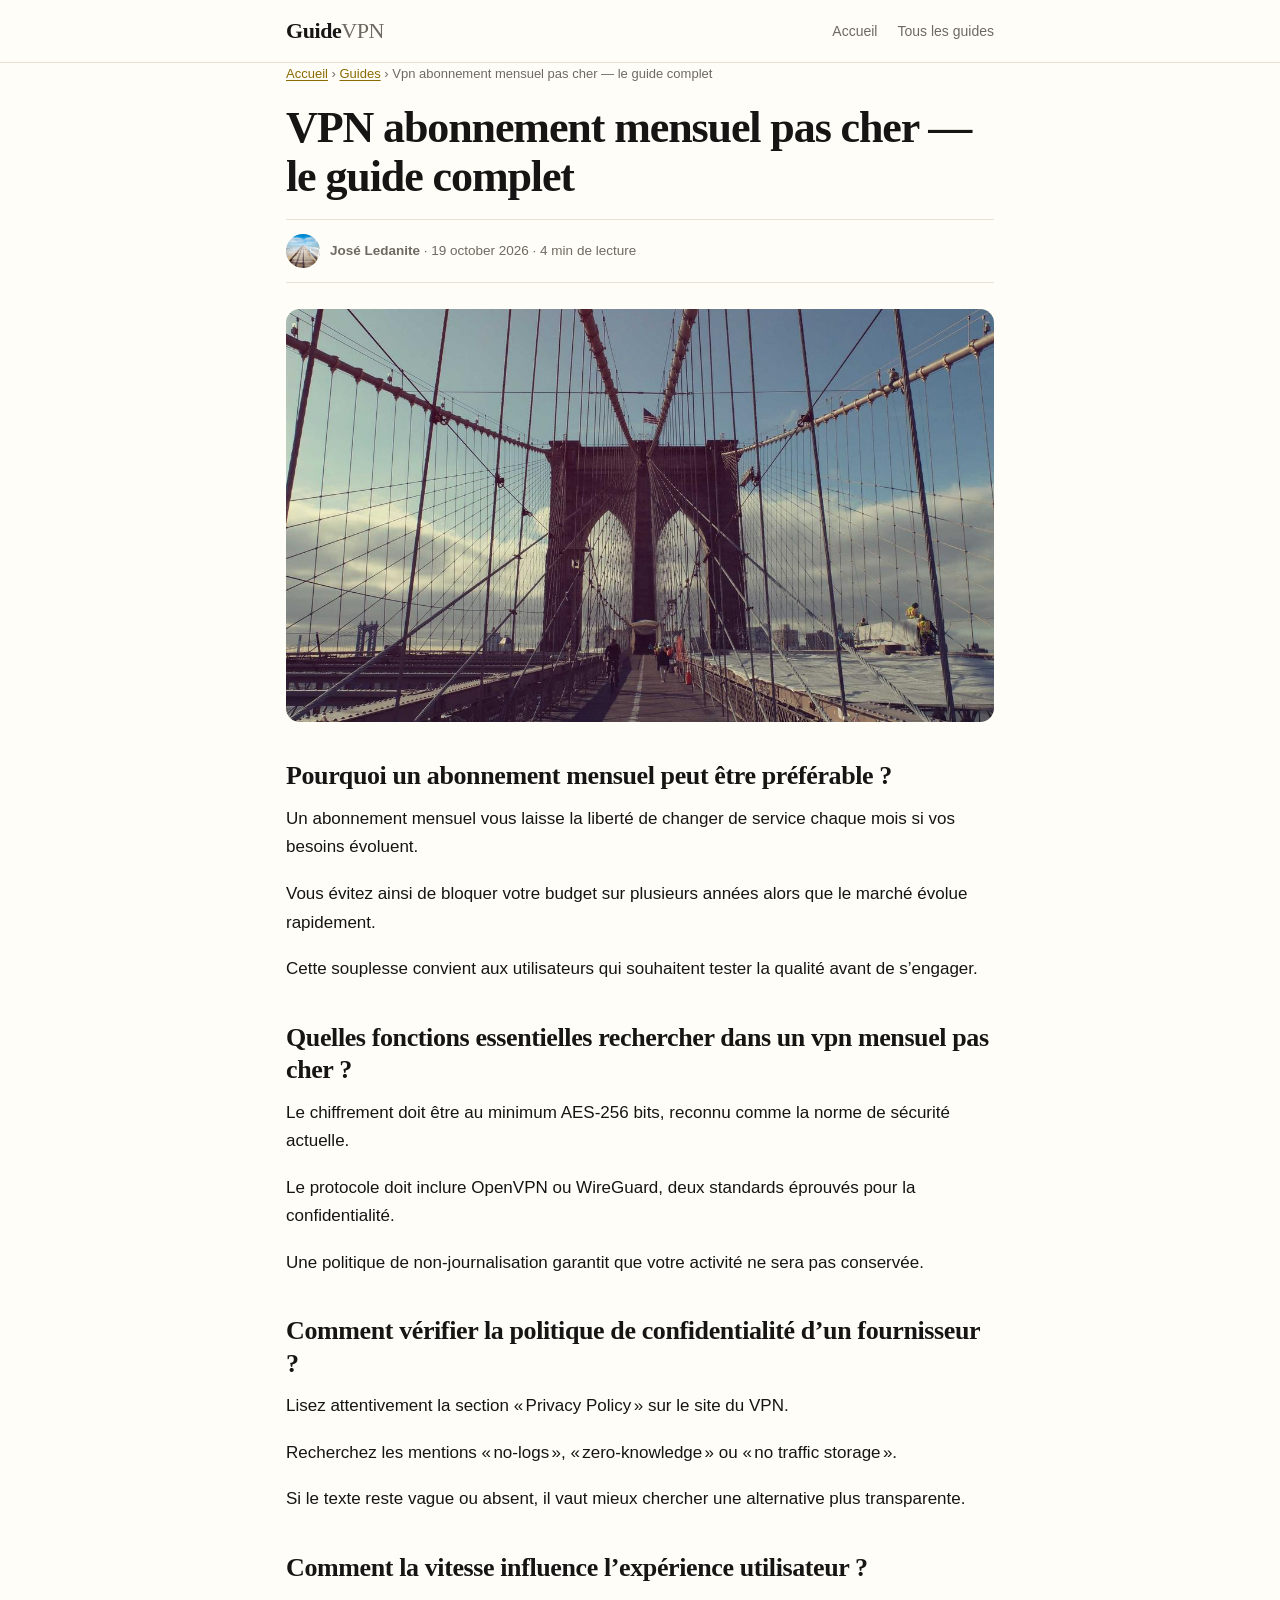
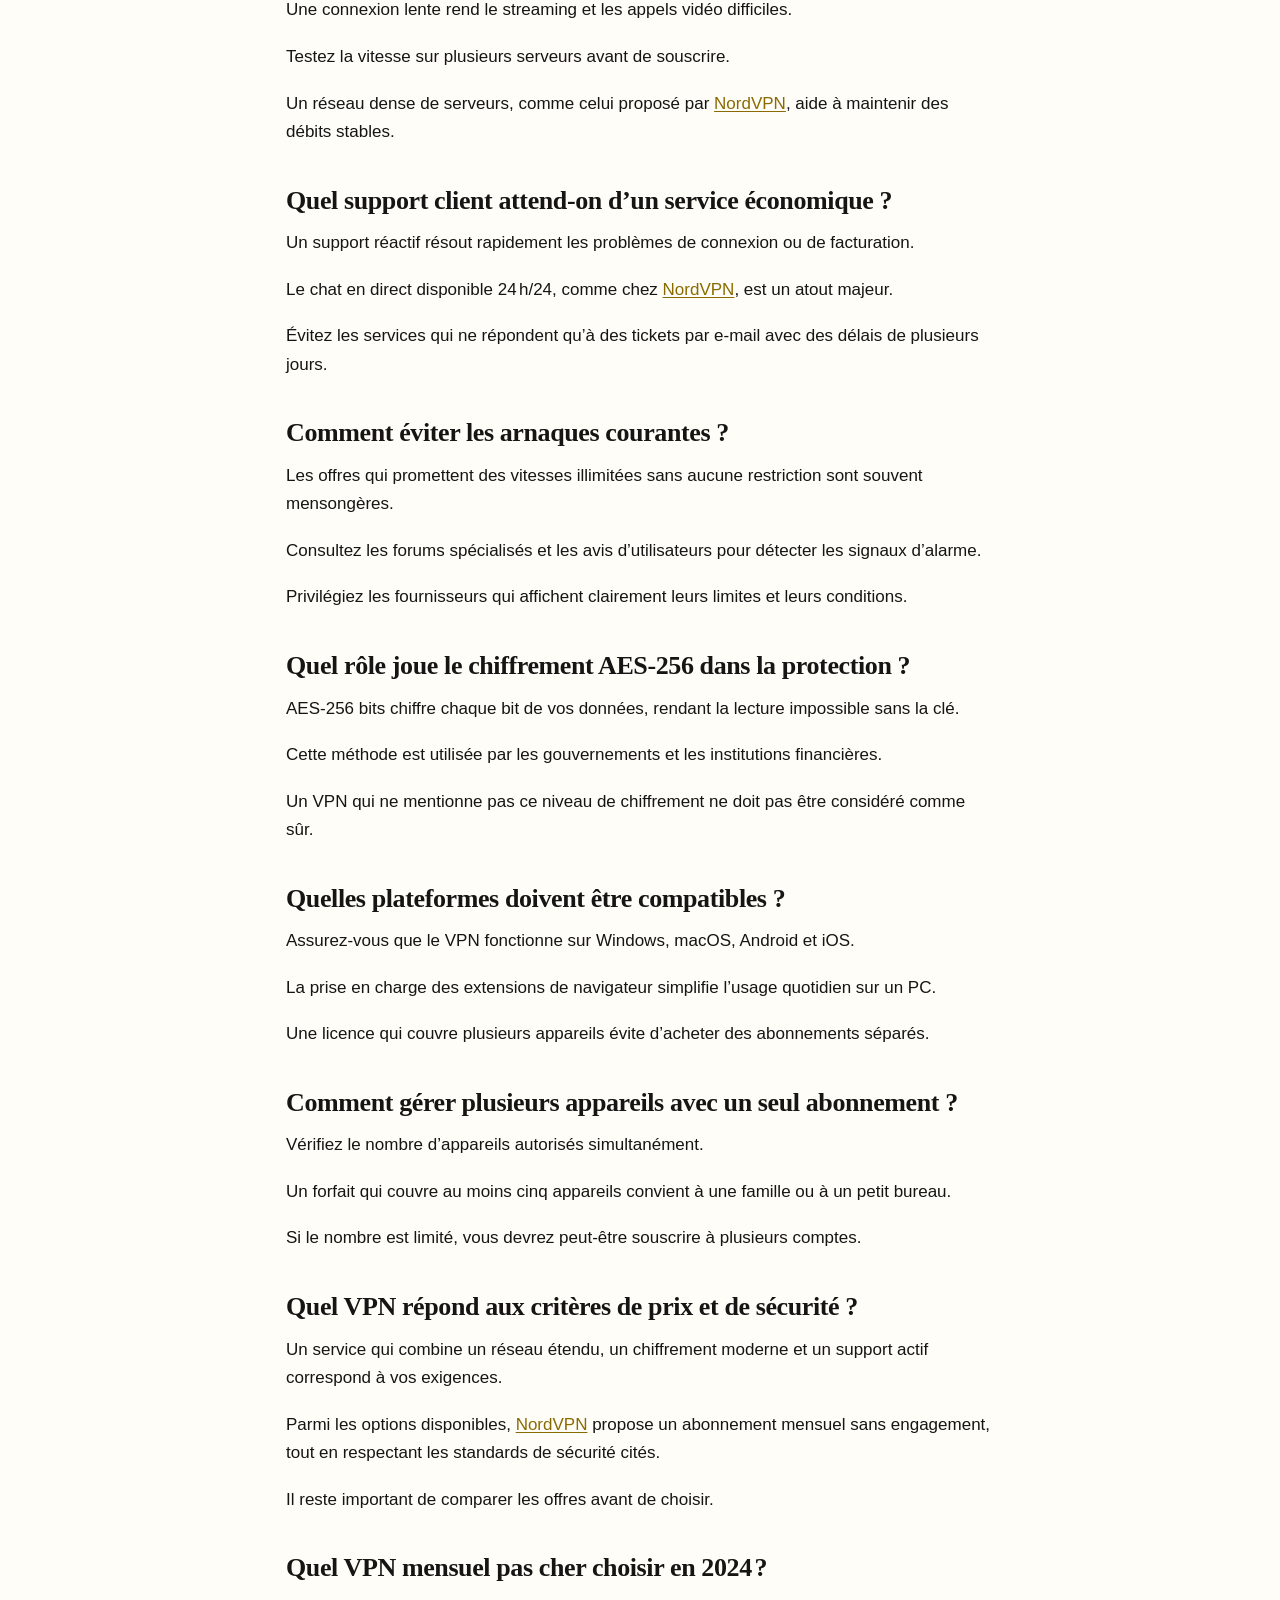
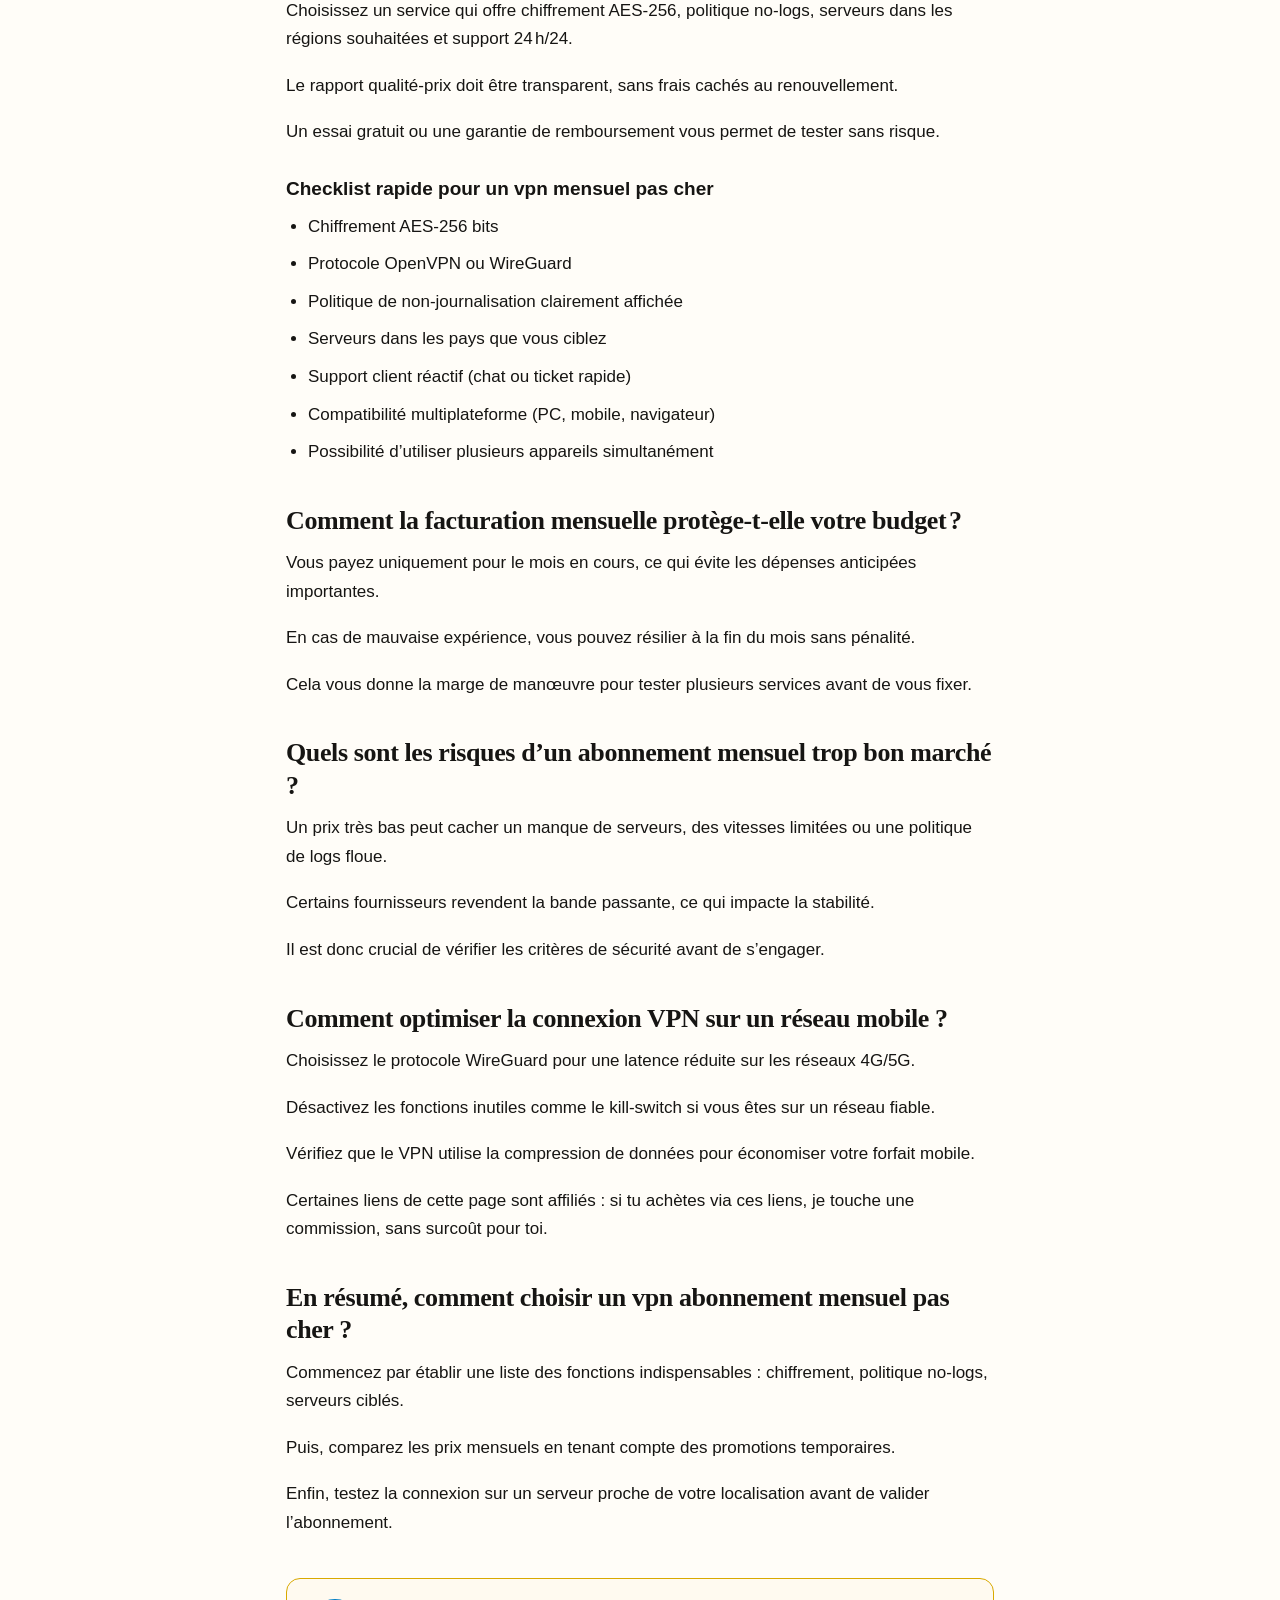
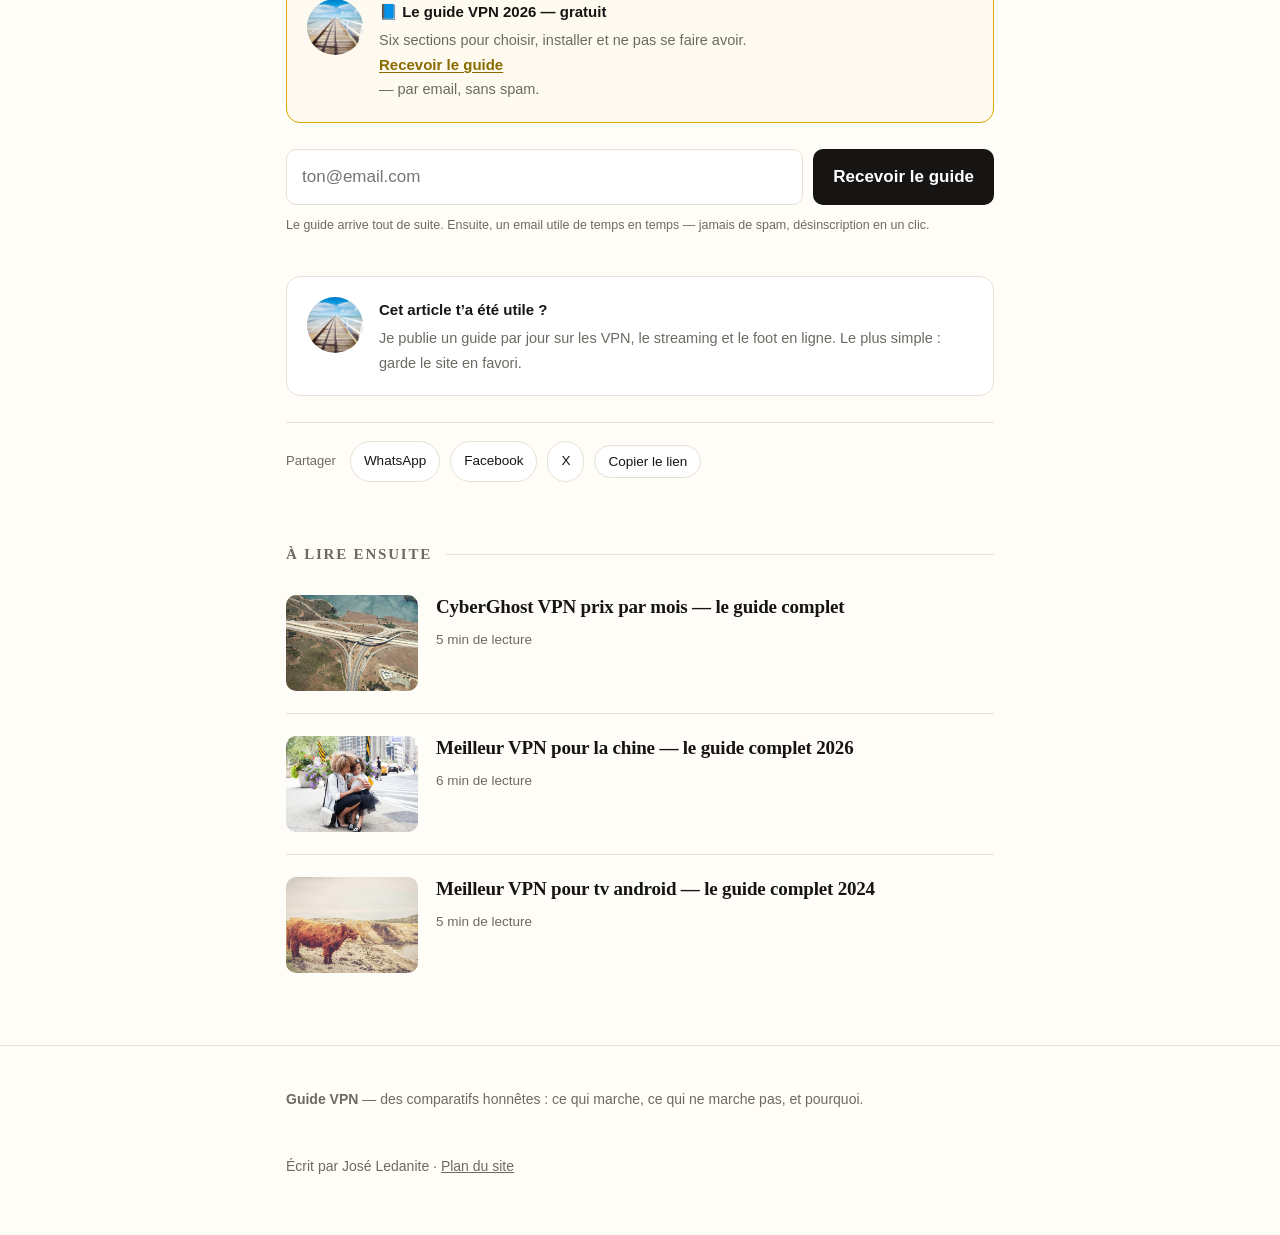
<file: publication-static/guides/vpn-abonnement-mensuel-pas-cher-le-guide-complet/index.html>
<!doctype html><html lang="fr"><head><meta charset="utf-8">
<meta name="viewport" content="width=device-width,initial-scale=1">
<meta name="google-site-verification" content="_xgT2NROIIzNXS7Iw1Mv0V15aetbsBWr-EBJqHR9nus">
<title>Vpn abonnement mensuel pas cher — le guide complet</title>
<meta name="description" content="vpn abonnement mensuel pas cher : comment choisir un VPN fiable à petit prix, quelles fonctions vérifier, éviter les arnaques et profiter d’une protection efficace">
<link rel="manifest" href="/manifeste.json">
<meta name="theme-color" content="#fffdf8">
<meta name="mobile-web-app-capable" content="yes">
<link rel="apple-touch-icon" href="/icone-apple-180.png">
<link rel="icon" type="image/png" href="/icone-192.png">
<style>:root{
  --ink:#161513; --muted:#6d6a63; --line:#e7e1d5; --bg:#fffdf8; --card:#ffffff;
  --accent:#d9a900; --accent-soft:#fff4cc;
}
*{box-sizing:border-box}
html{-webkit-text-size-adjust:100%}
body{margin:0;background:var(--bg);color:var(--ink);
  font:17px/1.68 -apple-system,BlinkMacSystemFont,"Segoe UI",Roboto,"Helvetica Neue",Arial,sans-serif}
img{max-width:100%;display:block}
a{color:var(--ink)}
.wrap{max-width:748px;margin:0 auto;padding:0 20px}

/* ── en-tête ───────────────────────────────────────────── */
header.site{position:sticky;top:0;z-index:10;background:rgba(255,253,248,.92);
  backdrop-filter:blur(10px);border-bottom:1px solid var(--line)}
header.site .wrap{display:flex;align-items:center;justify-content:space-between;height:62px}
.marque{font-family:Georgia,"Times New Roman",serif;font-size:22px;font-weight:700;
  letter-spacing:-.02em;text-decoration:none}
.marque span{color:var(--muted);font-weight:400}
header.site nav a{color:var(--muted);text-decoration:none;font-size:14px;margin-left:20px}
header.site nav a:hover{color:var(--ink)}

/* ── une du blog ───────────────────────────────────────── */
.une{display:block;text-decoration:none;margin:34px 0 10px}
.une .visuel{position:relative;border-radius:14px;overflow:hidden;background:#efe9dc;aspect-ratio:16/9}
.une .visuel img{width:100%;height:100%;object-fit:cover}
.etiquette{display:inline-block;background:var(--accent-soft);color:#6b5200;font-size:12px;
  font-weight:700;letter-spacing:.08em;text-transform:uppercase;padding:6px 10px;border-radius:999px}
.une h2{font-family:Georgia,"Times New Roman",serif;font-size:clamp(26px,6vw,38px);line-height:1.15;
  letter-spacing:-.02em;margin:14px 0 8px}
.une p{color:var(--muted);margin:0 0 10px}
.meta{font-size:13.5px;color:var(--muted)}
.meta b{color:var(--ink);font-weight:600}

/* ── liste des articles ────────────────────────────────── */
.titre-section{display:flex;align-items:center;gap:14px;margin:42px 0 6px}
.titre-section h2{font-family:Georgia,serif;font-size:15px;letter-spacing:.12em;text-transform:uppercase;
  color:var(--muted);font-weight:700;margin:0;white-space:nowrap}
.titre-section i{flex:1;height:1px;background:var(--line)}
.liste{display:flex;flex-direction:column}
.carte{display:flex;gap:18px;padding:22px 0;border-bottom:1px solid var(--line);text-decoration:none}
.carte:last-child{border-bottom:0}
.carte .vignette{flex:0 0 132px;height:96px;border-radius:10px;overflow:hidden;background:#efe9dc}
.carte .vignette img{width:100%;height:100%;object-fit:cover}
.carte h3{font-family:Georgia,serif;font-size:19px;line-height:1.25;margin:0 0 6px;letter-spacing:-.01em}
.carte p{color:var(--muted);font-size:14.5px;margin:0 0 8px;display:-webkit-box;
  -webkit-line-clamp:2;-webkit-box-orient:vertical;overflow:hidden}
.carte:hover h3{text-decoration:underline;text-underline-offset:3px}

/* ── article ───────────────────────────────────────────── */
.fil{font-size:13px;color:var(--muted);margin:22px 0 0}
.fil a{color:var(--muted);text-decoration:none}
.article h1{font-family:Georgia,"Times New Roman",serif;font-size:clamp(29px,7vw,44px);
  line-height:1.12;letter-spacing:-.025em;margin:14px 0 12px}
.article .chapeau{font-size:19.5px;line-height:1.5;color:#3d3a35;margin:0 0 18px}
.article .entete-meta{display:flex;align-items:center;gap:10px;padding:14px 0;border-top:1px solid var(--line);
  border-bottom:1px solid var(--line);margin-bottom:26px}
.article .entete-meta img{width:34px;height:34px;border-radius:50%;object-fit:cover}
.article .entete-meta span{font-size:13.5px;color:var(--muted)}
.article .hero{border-radius:14px;overflow:hidden;margin:0 0 30px;background:#efe9dc}
.article .hero img{width:100%;height:auto}
.article h2{font-family:Georgia,serif;font-size:26px;line-height:1.25;letter-spacing:-.015em;margin:38px 0 12px}
.article h3{font-size:19px;margin:26px 0 8px}
.article p{margin:0 0 18px}
.article ul,.article ol{margin:0 0 20px;padding-left:22px}
.article li{margin:0 0 9px}
.article a.lien-affilie,.article a{color:#8a6b00;text-decoration:underline;text-underline-offset:2px}
.article .divulgation{background:#f6f2e6;border-left:3px solid var(--accent);padding:14px 16px;
  font-size:14px;color:#4a463d;border-radius:0 8px 8px 0;margin:0 0 24px}
.article blockquote{margin:26px 0;padding:4px 0 4px 20px;border-left:3px solid var(--line);
  font-family:Georgia,serif;font-size:20px;color:#3d3a35}
.article table{width:100%;border-collapse:collapse;margin:0 0 22px;font-size:15px}
.article th,.article td{text-align:left;padding:9px 10px;border-bottom:1px solid var(--line)}

/* ── encart auteur / partage ───────────────────────────── */
.encart{display:flex;gap:16px;align-items:flex-start;background:var(--card);border:1px solid var(--line);
  border-radius:14px;padding:20px;margin:40px 0 26px}
.encart img{width:56px;height:56px;border-radius:50%;object-fit:cover;flex:0 0 auto}
.encart b{display:block;font-size:15px}
.encart p{font-size:14.5px;color:var(--muted);margin:4px 0 0}
.partage{display:flex;align-items:center;gap:10px;flex-wrap:wrap;padding:18px 0;border-top:1px solid var(--line)}
.partage span{font-size:13px;color:var(--muted);margin-right:4px}
.partage a,.partage button{font-size:13.5px;text-decoration:none;color:var(--ink);border:1px solid var(--line);
  background:var(--card);padding:8px 13px;border-radius:999px;cursor:pointer;font-family:inherit}
.partage a:hover,.partage button:hover{border-color:var(--ink)}

/* ── pied ──────────────────────────────────────────────── */
footer.pied{margin-top:50px;border-top:1px solid var(--line);padding:28px 0 42px;
  font-size:14px;color:var(--muted)}
footer.pied .wrap{display:flex;justify-content:space-between;gap:16px;flex-wrap:wrap}
footer.pied a{color:var(--muted)}


/* ── couverture 3D du livre blanc ──────────────────────── */
.ebook{perspective:1100px;display:flex;justify-content:center;margin:14px 0 30px}
.ebook .livre{position:relative;width:212px;height:292px;padding:22px 18px 18px;
  transform:rotateY(-21deg) rotateX(4deg);transform-style:preserve-3d;
  background:linear-gradient(135deg,#0f2b46 0%,#1e5f8a 52%,#0b1f33 100%);
  color:#fff;border-radius:3px 8px 8px 3px;
  box-shadow:26px 24px 44px -18px rgba(10,25,40,.55), 0 2px 0 rgba(255,255,255,.15) inset;
  display:flex;flex-direction:column;justify-content:space-between}
.ebook .livre::before{content:"";position:absolute;left:0;top:0;bottom:0;width:15px;
  background:linear-gradient(90deg,rgba(0,0,0,.5),rgba(255,255,255,.14));border-radius:3px 0 0 3px}
.ebook .livre::after{content:"";position:absolute;right:-7px;top:4px;bottom:4px;width:7px;
  background:linear-gradient(90deg,#e8eef5,#c9d3de);transform:rotateY(90deg);transform-origin:left}
.ebook .haut small{font-size:10.5px;letter-spacing:.16em;text-transform:uppercase;opacity:.8}
.ebook .haut h3{font-family:Georgia,serif;font-size:24px;line-height:1.14;margin:10px 0 0;letter-spacing:-.02em}
.ebook .bas{font-size:11.5px;opacity:.85;border-top:1px solid rgba(255,255,255,.25);padding-top:9px}
.ebook .badge-3d{position:absolute;top:10px;right:10px}

/* ── formulaire de capture ─────────────────────────────── */
.capture{display:flex;gap:10px;flex-wrap:wrap;margin:6px 0 10px}
.capture input[type=email]{flex:1 1 220px;padding:13px 15px;border:1px solid var(--line);
  border-radius:10px;font:inherit;background:#fff}
.capture input[type=email]:focus{outline:2px solid var(--accent);outline-offset:1px}
.capture button{flex:0 0 auto;padding:13px 20px;border:0;border-radius:10px;cursor:pointer;
  background:var(--ink);color:#fff;font:inherit;font-weight:600}
.capture button:hover{background:#000}
.capture-note{font-size:12.5px;color:var(--muted);margin:0 0 22px}

@media (max-width:520px){
  .carte{gap:14px}
  .carte .vignette{flex-basis:96px;height:80px}
  .carte h3{font-size:17px}
  .carte p{display:none}
}
</style></head><body>
<header class="site"><div class="wrap">
<a class="marque" href="/">Guide<span>VPN</span></a>
<nav><a href="/">Accueil</a><a href="/guides/">Tous les guides</a></nav>
</div></header>
<main class="wrap"><div class="article"><p class="fil"><a href="/">Accueil</a> › <a href="/guides/">Guides</a> › Vpn abonnement mensuel pas cher — le guide complet</p><h1>VPN abonnement mensuel pas cher — le guide complet</h1><p class="chapeau"></p><div class="entete-meta"><img src="/img/auteur.jpg" alt="José Ledanite" width="34" height="34"><span><b>José Ledanite</b> · 19 october 2026 · 4 min de lecture</span></div><div class="hero"><img src="/img/p3.jpg" alt="Vpn abonnement mensuel pas cher — le guide complet" width="1200" height="675"></div><h2>Pourquoi un abonnement mensuel peut être préférable ?</h2>
<p>Un abonnement mensuel vous laisse la liberté de changer de service chaque mois si vos besoins évoluent.</p>
<p>Vous évitez ainsi de bloquer votre budget sur plusieurs années alors que le marché évolue rapidement.</p>
<p>Cette souplesse convient aux utilisateurs qui souhaitent tester la qualité avant de s’engager.</p>

<h2>Quelles fonctions essentielles rechercher dans un vpn mensuel pas cher ?</h2>
<p>Le chiffrement doit être au minimum AES‑256 bits, reconnu comme la norme de sécurité actuelle.</p>
<p>Le protocole doit inclure OpenVPN ou WireGuard, deux standards éprouvés pour la confidentialité.</p>
<p>Une politique de non‑journalisation garantit que votre activité ne sera pas conservée.</p>

<h2>Comment vérifier la politique de confidentialité d’un fournisseur ?</h2>
<p>Lisez attentivement la section « Privacy Policy » sur le site du VPN.</p>
<p>Recherchez les mentions « no‑logs », « zero‑knowledge » ou « no traffic storage ».</p>
<p>Si le texte reste vague ou absent, il vaut mieux chercher une alternative plus transparente.</p>

<h2>Comment la vitesse influence l’expérience utilisateur ?</h2>
<p>Une connexion lente rend le streaming et les appels vidéo difficiles.</p>
<p>Testez la vitesse sur plusieurs serveurs avant de souscrire.</p>
<p>Un réseau dense de serveurs, comme celui proposé par <a href="https://nordvpn.com/" rel="nofollow sponsored">NordVPN</a>, aide à maintenir des débits stables.</p>

<h2>Quel support client attend‑on d’un service économique ?</h2>
<p>Un support réactif résout rapidement les problèmes de connexion ou de facturation.</p>
<p>Le chat en direct disponible 24 h/24, comme chez <a href="https://nordvpn.com/" rel="nofollow sponsored">NordVPN</a>, est un atout majeur.</p>
<p>Évitez les services qui ne répondent qu’à des tickets par e‑mail avec des délais de plusieurs jours.</p>

<h2>Comment éviter les arnaques courantes ?</h2>
<p>Les offres qui promettent des vitesses illimitées sans aucune restriction sont souvent mensongères.</p>
<p>Consultez les forums spécialisés et les avis d’utilisateurs pour détecter les signaux d’alarme.</p>
<p>Privilégiez les fournisseurs qui affichent clairement leurs limites et leurs conditions.</p>

<h2>Quel rôle joue le chiffrement AES‑256 dans la protection ?</h2>
<p>AES‑256 bits chiffre chaque bit de vos données, rendant la lecture impossible sans la clé.</p>
<p>Cette méthode est utilisée par les gouvernements et les institutions financières.</p>
<p>Un VPN qui ne mentionne pas ce niveau de chiffrement ne doit pas être considéré comme sûr.</p>

<h2>Quelles plateformes doivent être compatibles ?</h2>
<p>Assurez‑vous que le VPN fonctionne sur Windows, macOS, Android et iOS.</p>
<p>La prise en charge des extensions de navigateur simplifie l’usage quotidien sur un PC.</p>
<p>Une licence qui couvre plusieurs appareils évite d’acheter des abonnements séparés.</p>

<h2>Comment gérer plusieurs appareils avec un seul abonnement ?</h2>
<p>Vérifiez le nombre d’appareils autorisés simultanément.</p>
<p>Un forfait qui couvre au moins cinq appareils convient à une famille ou à un petit bureau.</p>
<p>Si le nombre est limité, vous devrez peut‑être souscrire à plusieurs comptes.</p>

<h2>Quel VPN répond aux critères de prix et de sécurité ?</h2>
<p>Un service qui combine un réseau étendu, un chiffrement moderne et un support actif correspond à vos exigences.</p>
<p>Parmi les options disponibles, <a href="https://nordvpn.com/" rel="nofollow sponsored">NordVPN</a> propose un abonnement mensuel sans engagement, tout en respectant les standards de sécurité cités.</p>
<p>Il reste important de comparer les offres avant de choisir.</p>

<h2>Quel VPN mensuel pas cher choisir en 2024 ?</h2>
<p>Choisissez un service qui offre chiffrement AES‑256, politique no‑logs, serveurs dans les régions souhaitées et support 24 h/24.</p>
<p>Le rapport qualité‑prix doit être transparent, sans frais cachés au renouvellement.</p>
<p>Un essai gratuit ou une garantie de remboursement vous permet de tester sans risque.</p>

<h3>Checklist rapide pour un vpn mensuel pas cher</h3>
<ul>
<li>Chiffrement AES‑256 bits</li>
<li>Protocole OpenVPN ou WireGuard</li>
<li>Politique de non‑journalisation clairement affichée</li>
<li>Serveurs dans les pays que vous ciblez</li>
<li>Support client réactif (chat ou ticket rapide)</li>
<li>Compatibilité multiplateforme (PC, mobile, navigateur)</li>
<li>Possibilité d’utiliser plusieurs appareils simultanément</li>
</ul>

<h2>Comment la facturation mensuelle protège‑t‑elle votre budget ?</h2>
<p>Vous payez uniquement pour le mois en cours, ce qui évite les dépenses anticipées importantes.</p>
<p>En cas de mauvaise expérience, vous pouvez résilier à la fin du mois sans pénalité.</p>
<p>Cela vous donne la marge de manœuvre pour tester plusieurs services avant de vous fixer.</p>

<h2>Quels sont les risques d’un abonnement mensuel trop bon marché ?</h2>
<p>Un prix très bas peut cacher un manque de serveurs, des vitesses limitées ou une politique de logs floue.</p>
<p>Certains fournisseurs revendent la bande passante, ce qui impacte la stabilité.</p>
<p>Il est donc crucial de vérifier les critères de sécurité avant de s’engager.</p>

<h2>Comment optimiser la connexion VPN sur un réseau mobile ?</h2>
<p>Choisissez le protocole WireGuard pour une latence réduite sur les réseaux 4G/5G.</p>
<p>Désactivez les fonctions inutiles comme le kill‑switch si vous êtes sur un réseau fiable.</p>
<p>Vérifiez que le VPN utilise la compression de données pour économiser votre forfait mobile.</p>

<p>Certaines liens de cette page sont affiliés : si tu achètes via ces liens, je touche une commission, sans surcoût pour toi.</p>

<h2>En résumé, comment choisir un vpn abonnement mensuel pas cher ?</h2>
<p>Commencez par établir une liste des fonctions indispensables : chiffrement, politique no‑logs, serveurs ciblés.</p>
<p>Puis, comparez les prix mensuels en tenant compte des promotions temporaires.</p>
<p>Enfin, testez la connexion sur un serveur proche de votre localisation avant de valider l’abonnement.</p><div class="encart" style="border-color:#d9a900;background:#fffaf0"><img src="/img/auteur.jpg" alt="" width="56" height="56"><div><b>📘 Le guide VPN 2026 — gratuit</b><p>Six sections pour choisir, installer et ne pas se faire avoir. <a href="/livre-blanc/"><b>Recevoir le guide</b></a> — par email, sans spam.</p></div></div>
<form class="capture" action="https://formsubmit.co/chrismotivation21@gmail.com" method="POST">
  <input type="hidden" name="_subject" value="Nouvelle inscription — Guide VPN">
  <input type="hidden" name="_captcha" value="false">
  <input type="hidden" name="_template" value="table">
  <input type="hidden" name="_next" value="https://jos626.github.io/livre-blanc/merci/">
  <input type="email" name="email" required placeholder="ton@email.com" aria-label="Ton adresse email">
  <button type="submit">Recevoir le guide</button>
</form>
<p class="capture-note">Le guide arrive tout de suite. Ensuite, un email utile de temps en temps —
jamais de spam, désinscription en un clic.</p>
<div class="encart"><img src="/img/auteur.jpg" alt="José Ledanite" width="56" height="56"><div><b>Cet article t’a été utile ?</b><p>Je publie un guide par jour sur les VPN, le streaming et le foot en ligne. Le plus simple : garde le site en favori.</p></div></div><div class="partage"><span>Partager</span><a href="https://wa.me/?text=Vpn%20abonnement%20mensuel%20pas%20cher%20%E2%80%94%20le%20guide%20complet%20https%3A//jos626.github.io/guides/vpn-abonnement-mensuel-pas-cher-le-guide-complet/" rel="nofollow">WhatsApp</a><a href="https://www.facebook.com/sharer/sharer.php?u=https%3A//jos626.github.io/guides/vpn-abonnement-mensuel-pas-cher-le-guide-complet/" rel="nofollow">Facebook</a><a href="https://twitter.com/intent/tweet?text=Vpn%20abonnement%20mensuel%20pas%20cher%20%E2%80%94%20le%20guide%20complet&url=https%3A//jos626.github.io/guides/vpn-abonnement-mensuel-pas-cher-le-guide-complet/" rel="nofollow">X</a><button type="button" onclick="navigator.clipboard.writeText('https://jos626.github.io/guides/vpn-abonnement-mensuel-pas-cher-le-guide-complet/');this.textContent='Lien copié'">Copier le lien</button></div></div><div class="titre-section"><h2>À lire ensuite</h2><i></i></div><div class="liste"><a class="carte" href="/guides/cyberghost-vpn-prix-par-mois-le-guide-complet/"><div class="vignette"><img src="/img/p6.jpg" alt="" loading="lazy" width="264" height="192"></div><div><h3>CyberGhost VPN prix par mois — le guide complet</h3><span class="meta">5 min de lecture</span></div></a><a class="carte" href="/guides/meilleur-vpn-pour-la-chine-le-guide-complet-2026/"><div class="vignette"><img src="/img/p1.jpg" alt="" loading="lazy" width="264" height="192"></div><div><h3>Meilleur VPN pour la chine — le guide complet 2026</h3><span class="meta">6 min de lecture</span></div></a><a class="carte" href="/guides/meilleur-vpn-pour-tv-android-le-guide-complet-2024/"><div class="vignette"><img src="/img/p7.jpg" alt="" loading="lazy" width="264" height="192"></div><div><h3>Meilleur VPN pour tv android — le guide complet 2024</h3><span class="meta">5 min de lecture</span></div></a></div></main>
<footer class="pied"><div class="wrap">
<p><b>Guide VPN</b> — des comparatifs honnêtes : ce qui marche, ce qui ne marche pas, et pourquoi.</p>
<p>Écrit par José Ledanite · <a href="/sitemap.xml">Plan du site</a></p>
</div></footer>

<script data-goatcounter="https://guide-vpn.goatcounter.com/count" async src="//gc.zgo.at/count.js"></script>
</body></html>
</file>
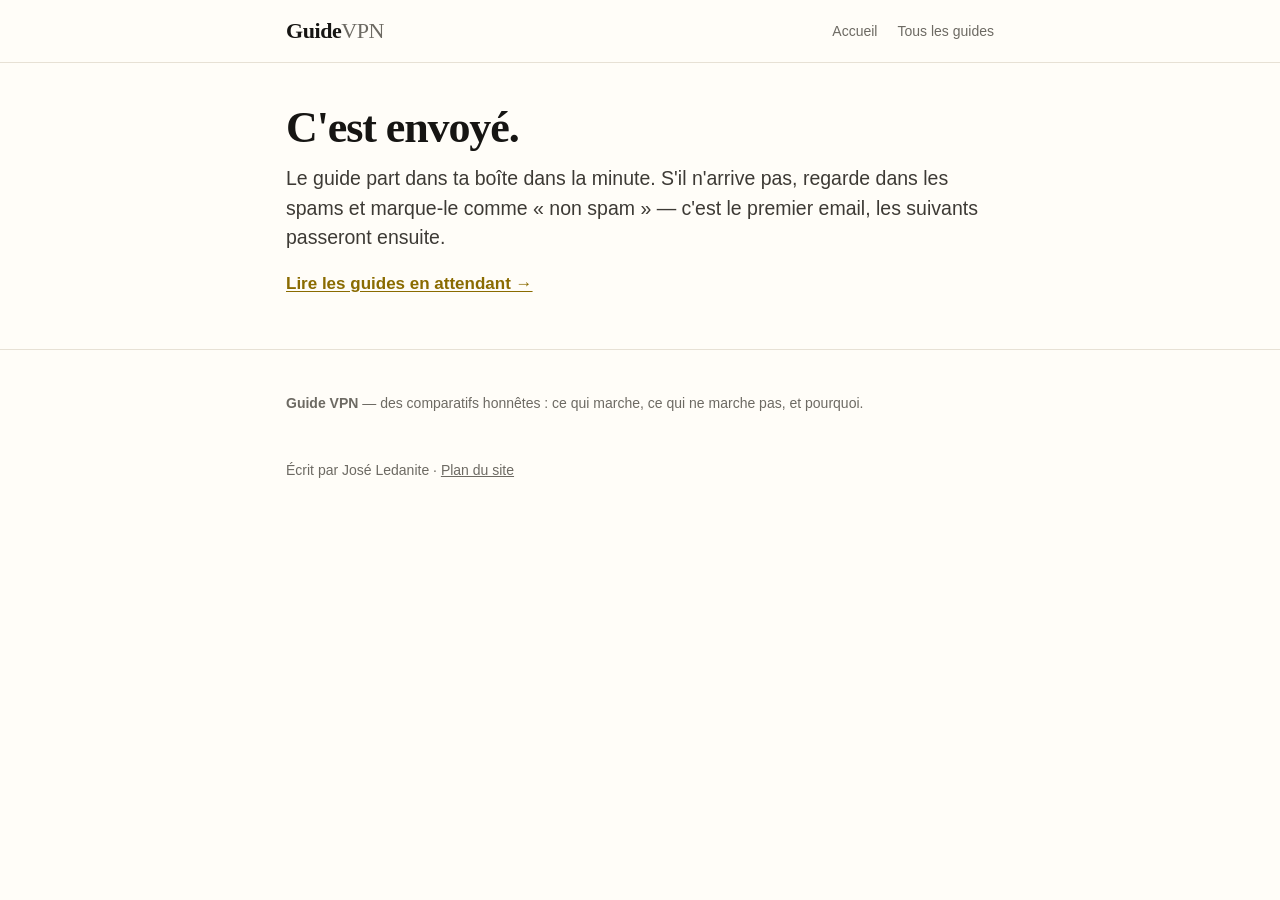
<file: publication-static/livre-blanc/merci/index.html>
<!doctype html><html lang="fr"><head><meta charset="utf-8">
<meta name="viewport" content="width=device-width,initial-scale=1">
<meta name="google-site-verification" content="_xgT2NROIIzNXS7Iw1Mv0V15aetbsBWr-EBJqHR9nus">
<title>Guide envoyé — Guide VPN</title>
<link rel="manifest" href="/manifeste.json">
<meta name="theme-color" content="#fffdf8">
<meta name="mobile-web-app-capable" content="yes">
<link rel="apple-touch-icon" href="/icone-apple-180.png">
<link rel="icon" type="image/png" href="/icone-192.png">
<style>:root{
  --ink:#161513; --muted:#6d6a63; --line:#e7e1d5; --bg:#fffdf8; --card:#ffffff;
  --accent:#d9a900; --accent-soft:#fff4cc;
}
*{box-sizing:border-box}
html{-webkit-text-size-adjust:100%}
body{margin:0;background:var(--bg);color:var(--ink);
  font:17px/1.68 -apple-system,BlinkMacSystemFont,"Segoe UI",Roboto,"Helvetica Neue",Arial,sans-serif}
img{max-width:100%;display:block}
a{color:var(--ink)}
.wrap{max-width:748px;margin:0 auto;padding:0 20px}

/* ── en-tête ───────────────────────────────────────────── */
header.site{position:sticky;top:0;z-index:10;background:rgba(255,253,248,.92);
  backdrop-filter:blur(10px);border-bottom:1px solid var(--line)}
header.site .wrap{display:flex;align-items:center;justify-content:space-between;height:62px}
.marque{font-family:Georgia,"Times New Roman",serif;font-size:22px;font-weight:700;
  letter-spacing:-.02em;text-decoration:none}
.marque span{color:var(--muted);font-weight:400}
header.site nav a{color:var(--muted);text-decoration:none;font-size:14px;margin-left:20px}
header.site nav a:hover{color:var(--ink)}

/* ── une du blog ───────────────────────────────────────── */
.une{display:block;text-decoration:none;margin:34px 0 10px}
.une .visuel{position:relative;border-radius:14px;overflow:hidden;background:#efe9dc;aspect-ratio:16/9}
.une .visuel img{width:100%;height:100%;object-fit:cover}
.etiquette{display:inline-block;background:var(--accent-soft);color:#6b5200;font-size:12px;
  font-weight:700;letter-spacing:.08em;text-transform:uppercase;padding:6px 10px;border-radius:999px}
.une h2{font-family:Georgia,"Times New Roman",serif;font-size:clamp(26px,6vw,38px);line-height:1.15;
  letter-spacing:-.02em;margin:14px 0 8px}
.une p{color:var(--muted);margin:0 0 10px}
.meta{font-size:13.5px;color:var(--muted)}
.meta b{color:var(--ink);font-weight:600}

/* ── liste des articles ────────────────────────────────── */
.titre-section{display:flex;align-items:center;gap:14px;margin:42px 0 6px}
.titre-section h2{font-family:Georgia,serif;font-size:15px;letter-spacing:.12em;text-transform:uppercase;
  color:var(--muted);font-weight:700;margin:0;white-space:nowrap}
.titre-section i{flex:1;height:1px;background:var(--line)}
.liste{display:flex;flex-direction:column}
.carte{display:flex;gap:18px;padding:22px 0;border-bottom:1px solid var(--line);text-decoration:none}
.carte:last-child{border-bottom:0}
.carte .vignette{flex:0 0 132px;height:96px;border-radius:10px;overflow:hidden;background:#efe9dc}
.carte .vignette img{width:100%;height:100%;object-fit:cover}
.carte h3{font-family:Georgia,serif;font-size:19px;line-height:1.25;margin:0 0 6px;letter-spacing:-.01em}
.carte p{color:var(--muted);font-size:14.5px;margin:0 0 8px;display:-webkit-box;
  -webkit-line-clamp:2;-webkit-box-orient:vertical;overflow:hidden}
.carte:hover h3{text-decoration:underline;text-underline-offset:3px}

/* ── article ───────────────────────────────────────────── */
.fil{font-size:13px;color:var(--muted);margin:22px 0 0}
.fil a{color:var(--muted);text-decoration:none}
.article h1{font-family:Georgia,"Times New Roman",serif;font-size:clamp(29px,7vw,44px);
  line-height:1.12;letter-spacing:-.025em;margin:14px 0 12px}
.article .chapeau{font-size:19.5px;line-height:1.5;color:#3d3a35;margin:0 0 18px}
.article .entete-meta{display:flex;align-items:center;gap:10px;padding:14px 0;border-top:1px solid var(--line);
  border-bottom:1px solid var(--line);margin-bottom:26px}
.article .entete-meta img{width:34px;height:34px;border-radius:50%;object-fit:cover}
.article .entete-meta span{font-size:13.5px;color:var(--muted)}
.article .hero{border-radius:14px;overflow:hidden;margin:0 0 30px;background:#efe9dc}
.article .hero img{width:100%;height:auto}
.article h2{font-family:Georgia,serif;font-size:26px;line-height:1.25;letter-spacing:-.015em;margin:38px 0 12px}
.article h3{font-size:19px;margin:26px 0 8px}
.article p{margin:0 0 18px}
.article ul,.article ol{margin:0 0 20px;padding-left:22px}
.article li{margin:0 0 9px}
.article a.lien-affilie,.article a{color:#8a6b00;text-decoration:underline;text-underline-offset:2px}
.article .divulgation{background:#f6f2e6;border-left:3px solid var(--accent);padding:14px 16px;
  font-size:14px;color:#4a463d;border-radius:0 8px 8px 0;margin:0 0 24px}
.article blockquote{margin:26px 0;padding:4px 0 4px 20px;border-left:3px solid var(--line);
  font-family:Georgia,serif;font-size:20px;color:#3d3a35}
.article table{width:100%;border-collapse:collapse;margin:0 0 22px;font-size:15px}
.article th,.article td{text-align:left;padding:9px 10px;border-bottom:1px solid var(--line)}

/* ── encart auteur / partage ───────────────────────────── */
.encart{display:flex;gap:16px;align-items:flex-start;background:var(--card);border:1px solid var(--line);
  border-radius:14px;padding:20px;margin:40px 0 26px}
.encart img{width:56px;height:56px;border-radius:50%;object-fit:cover;flex:0 0 auto}
.encart b{display:block;font-size:15px}
.encart p{font-size:14.5px;color:var(--muted);margin:4px 0 0}
.partage{display:flex;align-items:center;gap:10px;flex-wrap:wrap;padding:18px 0;border-top:1px solid var(--line)}
.partage span{font-size:13px;color:var(--muted);margin-right:4px}
.partage a,.partage button{font-size:13.5px;text-decoration:none;color:var(--ink);border:1px solid var(--line);
  background:var(--card);padding:8px 13px;border-radius:999px;cursor:pointer;font-family:inherit}
.partage a:hover,.partage button:hover{border-color:var(--ink)}

/* ── pied ──────────────────────────────────────────────── */
footer.pied{margin-top:50px;border-top:1px solid var(--line);padding:28px 0 42px;
  font-size:14px;color:var(--muted)}
footer.pied .wrap{display:flex;justify-content:space-between;gap:16px;flex-wrap:wrap}
footer.pied a{color:var(--muted)}


/* ── couverture 3D du livre blanc ──────────────────────── */
.ebook{perspective:1100px;display:flex;justify-content:center;margin:14px 0 30px}
.ebook .livre{position:relative;width:212px;height:292px;padding:22px 18px 18px;
  transform:rotateY(-21deg) rotateX(4deg);transform-style:preserve-3d;
  background:linear-gradient(135deg,#0f2b46 0%,#1e5f8a 52%,#0b1f33 100%);
  color:#fff;border-radius:3px 8px 8px 3px;
  box-shadow:26px 24px 44px -18px rgba(10,25,40,.55), 0 2px 0 rgba(255,255,255,.15) inset;
  display:flex;flex-direction:column;justify-content:space-between}
.ebook .livre::before{content:"";position:absolute;left:0;top:0;bottom:0;width:15px;
  background:linear-gradient(90deg,rgba(0,0,0,.5),rgba(255,255,255,.14));border-radius:3px 0 0 3px}
.ebook .livre::after{content:"";position:absolute;right:-7px;top:4px;bottom:4px;width:7px;
  background:linear-gradient(90deg,#e8eef5,#c9d3de);transform:rotateY(90deg);transform-origin:left}
.ebook .haut small{font-size:10.5px;letter-spacing:.16em;text-transform:uppercase;opacity:.8}
.ebook .haut h3{font-family:Georgia,serif;font-size:24px;line-height:1.14;margin:10px 0 0;letter-spacing:-.02em}
.ebook .bas{font-size:11.5px;opacity:.85;border-top:1px solid rgba(255,255,255,.25);padding-top:9px}
.ebook .badge-3d{position:absolute;top:10px;right:10px}

/* ── formulaire de capture ─────────────────────────────── */
.capture{display:flex;gap:10px;flex-wrap:wrap;margin:6px 0 10px}
.capture input[type=email]{flex:1 1 220px;padding:13px 15px;border:1px solid var(--line);
  border-radius:10px;font:inherit;background:#fff}
.capture input[type=email]:focus{outline:2px solid var(--accent);outline-offset:1px}
.capture button{flex:0 0 auto;padding:13px 20px;border:0;border-radius:10px;cursor:pointer;
  background:var(--ink);color:#fff;font:inherit;font-weight:600}
.capture button:hover{background:#000}
.capture-note{font-size:12.5px;color:var(--muted);margin:0 0 22px}

@media (max-width:520px){
  .carte{gap:14px}
  .carte .vignette{flex-basis:96px;height:80px}
  .carte h3{font-size:17px}
  .carte p{display:none}
}
</style></head><body>
<header class="site"><div class="wrap">
<a class="marque" href="/">Guide<span>VPN</span></a>
<nav><a href="/">Accueil</a><a href="/guides/">Tous les guides</a></nav>
</div></header>
<main class="wrap"><div class="article" style="margin-top:40px;text-align:left"><h1>C'est envoyé.</h1><p class="chapeau">Le guide part dans ta boîte dans la minute. S'il n'arrive pas, regarde dans les spams et marque-le comme « non spam » — c'est le premier email, les suivants passeront ensuite.</p><p><a href="/guides/"><b>Lire les guides en attendant →</b></a></p></div></main>
<footer class="pied"><div class="wrap">
<p><b>Guide VPN</b> — des comparatifs honnêtes : ce qui marche, ce qui ne marche pas, et pourquoi.</p>
<p>Écrit par José Ledanite · <a href="/sitemap.xml">Plan du site</a></p>
</div></footer>

<script data-goatcounter="https://guide-vpn.goatcounter.com/count" async src="//gc.zgo.at/count.js"></script>
</body></html>
</file>
